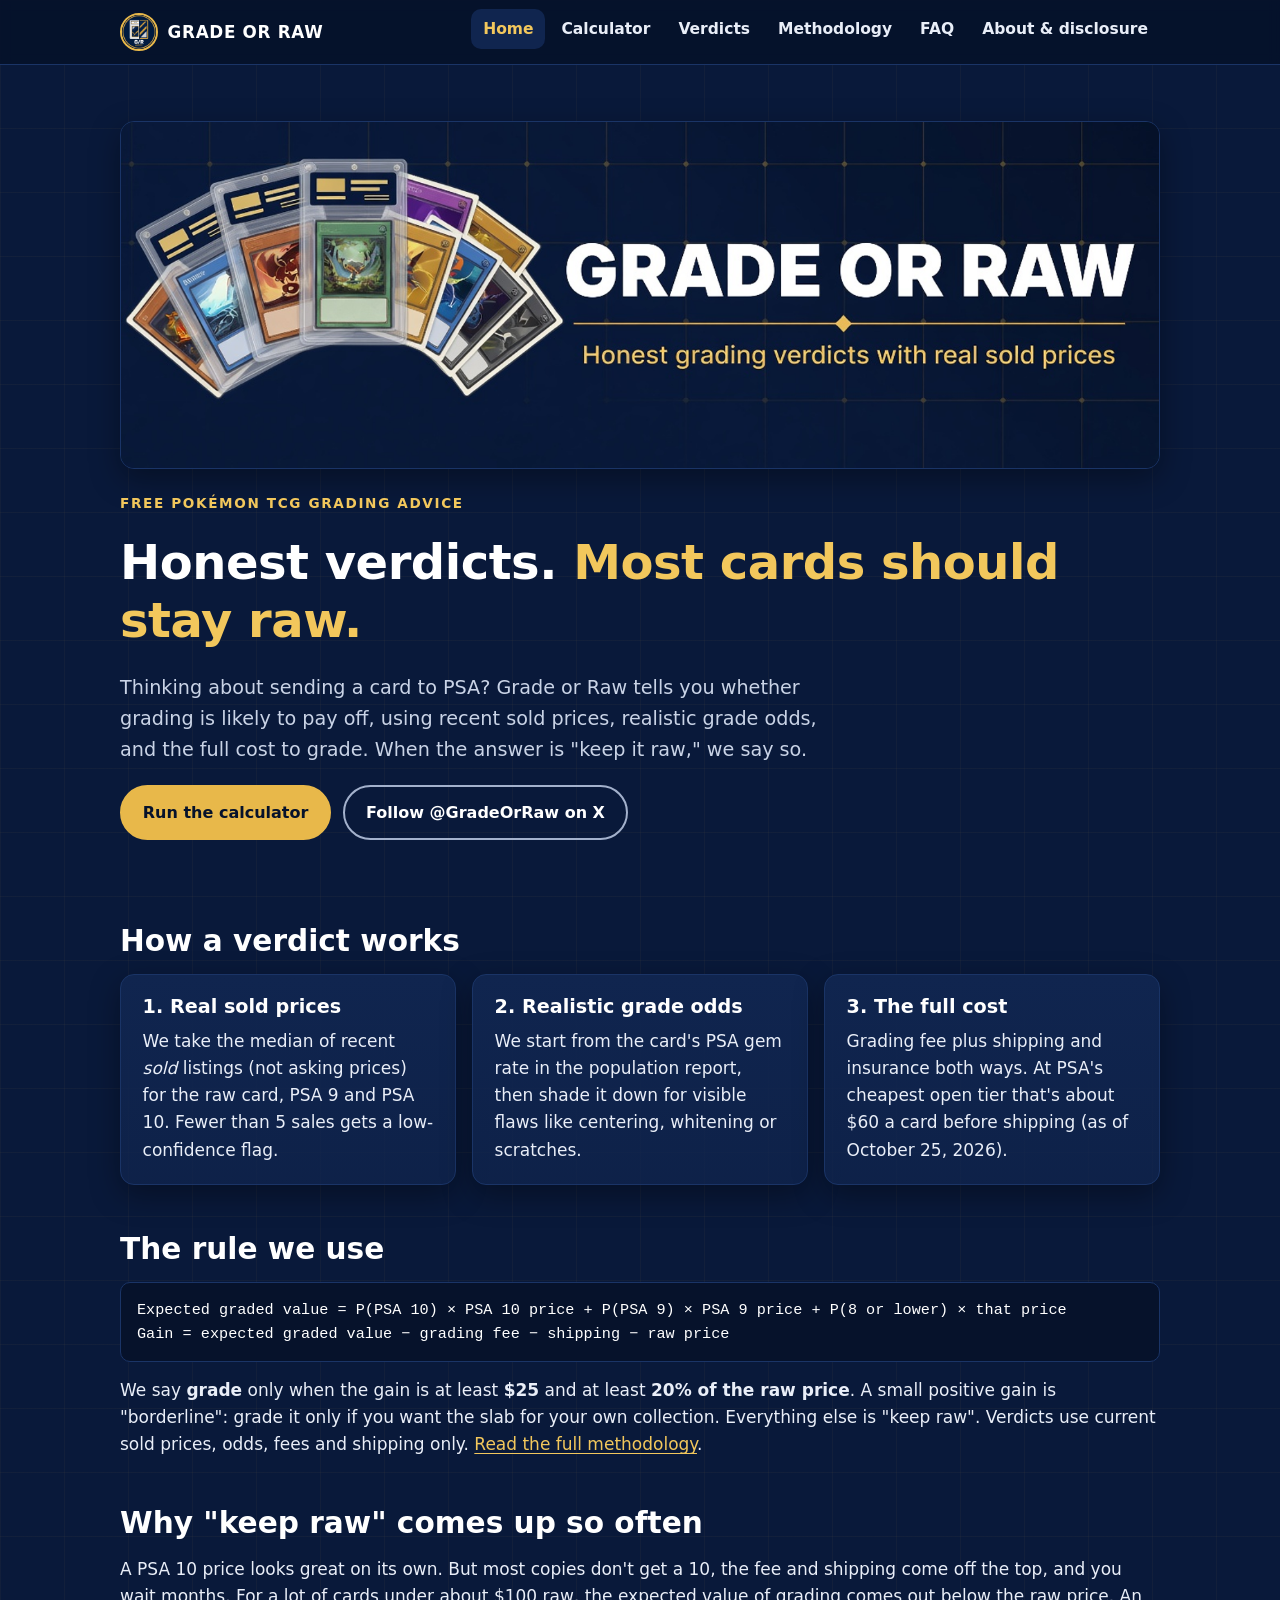
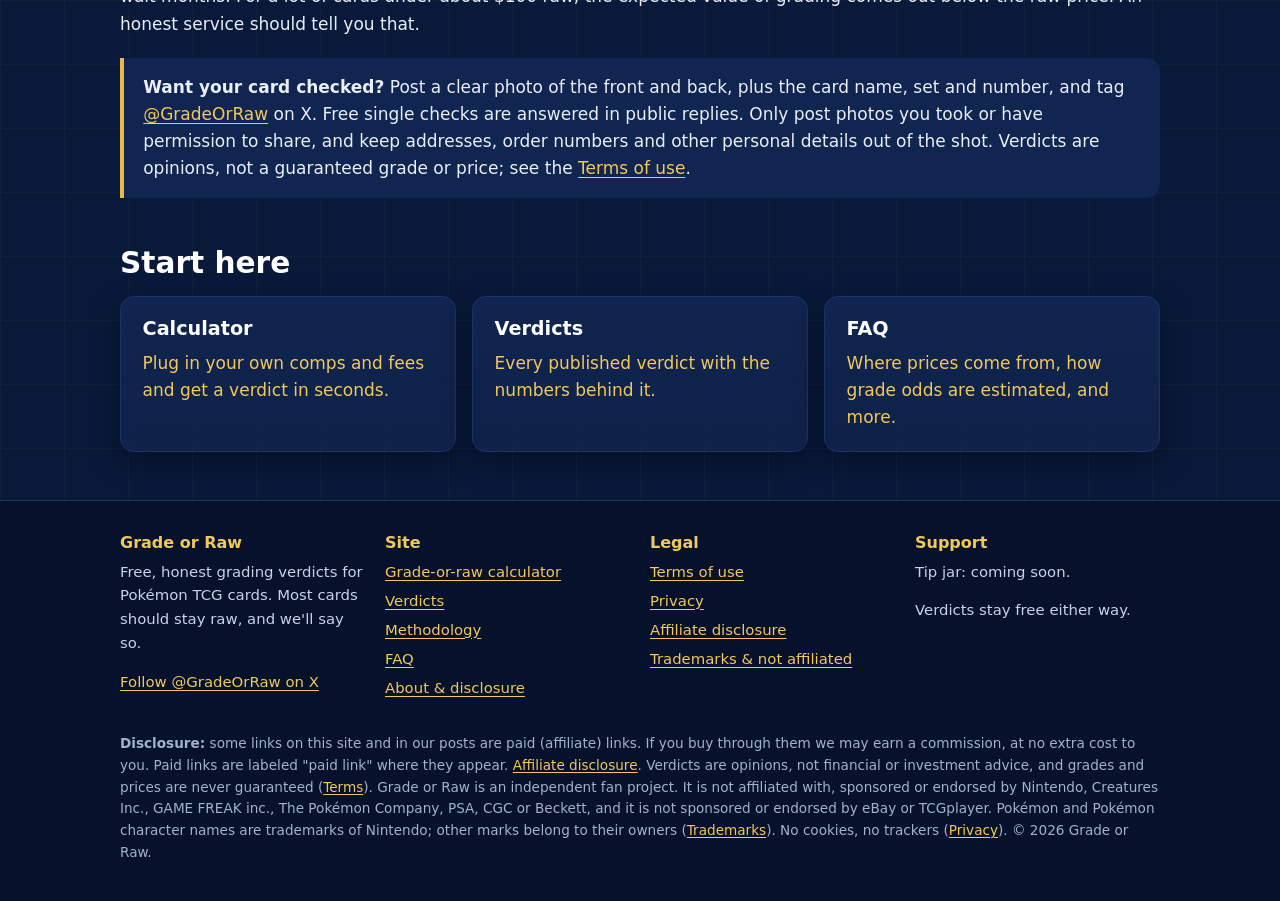
<file: index.html>
<!doctype html>
<html lang="en" class="no-js">
<head>
<meta charset="utf-8">
<meta name="viewport" content="width=device-width, initial-scale=1">
<title>Grade or Raw: honest Pokémon card grading verdicts (most cards should stay raw)</title>
<meta name="description" content="Free grade-or-keep-raw verdicts for Pokémon TCG cards. We compare the expected value of a PSA grade, after fees and shipping, with the raw price, and show the math.">
<meta name="robots" content="index, follow, max-image-preview:large">
<link rel="canonical" href="https://gradeorraw.github.io/Gradeorraw/">
<meta name="theme-color" content="#09193a">
<meta name="color-scheme" content="dark">
<link rel="icon" type="image/png" sizes="32x32" href="assets/img/favicon-32.png">
<link rel="icon" type="image/png" sizes="192x192" href="assets/img/icon-192.png">
<link rel="apple-touch-icon" href="assets/img/apple-touch-icon.png">
<link rel="stylesheet" href="assets/css/style.css">
<link rel="alternate" type="text/plain" title="llms.txt" href="llms.txt">
<meta property="og:site_name" content="Grade or Raw">
<meta property="og:type" content="website">
<meta property="og:title" content="Grade or Raw: honest Pokémon card grading verdicts (most cards should stay raw)">
<meta property="og:description" content="Free grade-or-keep-raw verdicts for Pokémon TCG cards. We compare the expected value of a PSA grade, after fees and shipping, with the raw price, and show the math.">
<meta property="og:url" content="https://gradeorraw.github.io/Gradeorraw/">
<meta property="og:image" content="https://gradeorraw.github.io/Gradeorraw/assets/img/og-image.jpg">
<meta property="og:image:width" content="1200">
<meta property="og:image:height" content="630">
<meta property="og:image:alt" content="Grade or Raw: honest grading verdicts with real sold prices">
<meta property="og:locale" content="en_US">
<meta name="twitter:card" content="summary_large_image">
<meta name="twitter:site" content="@GradeOrRaw">
<meta name="twitter:creator" content="@GradeOrRaw">
<meta name="twitter:title" content="Grade or Raw: honest Pokémon card grading verdicts (most cards should stay raw)">
<meta name="twitter:description" content="Free grade-or-keep-raw verdicts for Pokémon TCG cards. We compare the expected value of a PSA grade, after fees and shipping, with the raw price, and show the math.">
<meta name="twitter:image" content="https://gradeorraw.github.io/Gradeorraw/assets/img/og-image.jpg">
<meta name="twitter:image:alt" content="Grade or Raw: honest grading verdicts with real sold prices">
<script type="application/ld+json">
{
  "@context": "https://schema.org",
  "@graph": [
    {
      "@type": "Organization",
      "@id": "https://gradeorraw.github.io/Gradeorraw/#organization",
      "name": "Grade or Raw",
      "url": "https://gradeorraw.github.io/Gradeorraw/",
      "logo": {
        "@type": "ImageObject",
        "url": "https://gradeorraw.github.io/Gradeorraw/assets/img/gradeorraw_avatar_400.png",
        "width": 400,
        "height": 400
      },
      "image": "https://gradeorraw.github.io/Gradeorraw/assets/img/og-image.jpg",
      "sameAs": [
        "https://x.com/GradeOrRaw"
      ],
      "description": "Free, honest grade-or-keep-raw verdicts for Pokémon TCG cards, with the math shown."
    },
    {
      "@type": "WebSite",
      "@id": "https://gradeorraw.github.io/Gradeorraw/#website",
      "url": "https://gradeorraw.github.io/Gradeorraw/",
      "name": "Grade or Raw",
      "alternateName": "GradeOrRaw",
      "description": "Free grade-or-keep-raw verdicts for Pokémon TCG cards. We compare the expected value of a PSA grade, after fees and shipping, with the raw price, and show the math.",
      "publisher": {
        "@id": "https://gradeorraw.github.io/Gradeorraw/#organization"
      },
      "inLanguage": "en-US"
    },
    {
      "@type": "WebPage",
      "@id": "https://gradeorraw.github.io/Gradeorraw/#webpage",
      "url": "https://gradeorraw.github.io/Gradeorraw/",
      "name": "Grade or Raw: honest Pokémon card grading verdicts (most cards should stay raw)",
      "description": "Free grade-or-keep-raw verdicts for Pokémon TCG cards. We compare the expected value of a PSA grade, after fees and shipping, with the raw price, and show the math.",
      "isPartOf": {
        "@id": "https://gradeorraw.github.io/Gradeorraw/#website"
      },
      "publisher": {
        "@id": "https://gradeorraw.github.io/Gradeorraw/#organization"
      },
      "inLanguage": "en-US",
      "dateModified": "2026-10-25",
      "primaryImageOfPage": {
        "@type": "ImageObject",
        "url": "https://gradeorraw.github.io/Gradeorraw/assets/img/og-image.jpg"
      },
      "about": {
        "@type": "Thing",
        "name": "Pokémon Trading Card Game card grading"
      }
    }
  ]
}
</script>
<script src="assets/js/config.js" defer></script>
<script src="assets/js/main.js" defer></script>
</head>
<body>
<a class="skip-link" href="#main">Skip to content</a>
<header class="site-header">
  <div class="container header-inner">
    <a class="brand" href="./"><img src="assets/img/gradeorraw_avatar_400.png" alt="" width="38" height="38"><span>Grade or Raw</span></a>
    <button class="nav-toggle" type="button" aria-expanded="false" aria-controls="site-nav">Menu</button>
    <nav id="site-nav" class="site-nav" aria-label="Main">
      <ul>
        <li><a href="./" aria-current="page">Home</a></li>
        <li><a href="calculator.html">Calculator</a></li>
        <li><a href="verdicts.html">Verdicts</a></li>
        <li><a href="methodology.html">Methodology</a></li>
        <li><a href="faq.html">FAQ</a></li>
        <li><a href="about.html">About &amp; disclosure</a></li>
      </ul>
    </nav>
  </div>
</header>
<main id="main" tabindex="-1">
<div class="container">
  <section class="hero" aria-labelledby="hero-h">
    <div class="hero-banner"><img src="assets/img/gradeorraw_header_1500x500.png" width="1500" height="500" alt="Grade or Raw banner: slabbed trading cards and the tagline 'Honest grading verdicts with real sold prices'" fetchpriority="high"></div>
    <p class="eyebrow">Free Pokémon TCG grading advice</p>
    <h1 id="hero-h">Honest verdicts. <span class="gold">Most cards should stay raw.</span></h1>
    <p class="lead">Thinking about sending a card to PSA? Grade or Raw tells you whether grading is likely to pay off, using recent sold prices, realistic grade odds, and the full cost to grade. When the answer is "keep it raw," we say so.</p>
    <div class="btn-row">
      <a class="btn btn-primary" href="calculator.html">Run the calculator</a>
      <a class="btn btn-secondary" href="https://x.com/GradeOrRaw" rel="noopener">Follow @GradeOrRaw on X</a>
    </div>
  </section>

  <section aria-labelledby="how-h">
    <h2 id="how-h">How a verdict works</h2>
    <div class="grid grid-3">
      <div class="card"><h3>1. Real sold prices</h3><p>We take the median of recent <em>sold</em> listings (not asking prices) for the raw card, PSA 9 and PSA 10. Fewer than 5 sales gets a low-confidence flag.</p></div>
      <div class="card"><h3>2. Realistic grade odds</h3><p>We start from the card's PSA gem rate in the population report, then shade it down for visible flaws like centering, whitening or scratches.</p></div>
      <div class="card"><h3>3. The full cost</h3><p>Grading fee plus shipping and insurance both ways. At PSA's cheapest open tier that's about $60 a card before shipping (as of October 25, 2026).</p></div>
    </div>
  </section>

  <section aria-labelledby="rule-h">
    <h2 id="rule-h">The rule we use</h2>
    <p class="formula">Expected graded value = P(PSA 10) × PSA 10 price + P(PSA 9) × PSA 9 price + P(8 or lower) × that price<br>Gain = expected graded value − grading fee − shipping − raw price</p>
    <p>We say <strong>grade</strong> only when the gain is at least <strong>$25</strong> and at least <strong>20% of the raw price</strong>. A small positive gain is "borderline": grade it only if you want the slab for your own collection. Everything else is "keep raw". Verdicts use current sold prices, odds, fees and shipping only. <a href="methodology.html">Read the full methodology</a>.</p>
  </section>

  <section aria-labelledby="why-h">
    <h2 id="why-h">Why "keep raw" comes up so often</h2>
    <p>A PSA 10 price looks great on its own. But most copies don't get a 10, the fee and shipping come off the top, and you wait months. For a lot of cards under about $100 raw, the expected value of grading comes out below the raw price. An honest service should tell you that.</p>
    <div class="callout"><p><strong>Want your card checked?</strong> Post a clear photo of the front and back, plus the card name, set and number, and tag <a href="https://x.com/GradeOrRaw" rel="noopener">@GradeOrRaw</a> on X. Free single checks are answered in public replies. Only post photos you took or have permission to share, and keep addresses, order numbers and other personal details out of the shot. Verdicts are opinions, not a guaranteed grade or price; see the <a href="terms.html">Terms of use</a>.</p></div>
  </section>

  <section aria-labelledby="next-h">
    <h2 id="next-h">Start here</h2>
    <div class="grid grid-3">
      <a class="card" href="calculator.html" style="text-decoration:none"><h3>Calculator</h3><p>Plug in your own comps and fees and get a verdict in seconds.</p></a>
      <a class="card" href="verdicts.html" style="text-decoration:none"><h3>Verdicts</h3><p>Every published verdict with the numbers behind it.</p></a>
      <a class="card" href="faq.html" style="text-decoration:none"><h3>FAQ</h3><p>Where prices come from, how grade odds are estimated, and more.</p></a>
    </div>
  </section>
</div>
</main>
<footer class="site-footer">
  <div class="container">
    <div class="footer-grid">
      <section aria-labelledby="f-about">
        <h2 id="f-about">Grade or Raw</h2>
        <p>Free, honest grading verdicts for Pokémon TCG cards. Most cards should stay raw, and we'll say so.</p>
        <p><a href="https://x.com/GradeOrRaw" rel="me noopener">Follow @GradeOrRaw on X</a></p>
      </section>
      <section aria-labelledby="f-links">
        <h2 id="f-links">Site</h2>
        <ul>
          <li><a href="calculator.html">Grade-or-raw calculator</a></li>
          <li><a href="verdicts.html">Verdicts</a></li>
          <li><a href="methodology.html">Methodology</a></li>
          <li><a href="faq.html">FAQ</a></li>
          <li><a href="about.html">About &amp; disclosure</a></li>
        </ul>
      </section>
      <section aria-labelledby="f-legal">
        <h2 id="f-legal">Legal</h2>
        <ul>
          <li><a href="terms.html">Terms of use</a></li>
          <li><a href="privacy.html">Privacy</a></li>
          <li><a href="disclosure.html">Affiliate disclosure</a></li>
          <li><a href="trademarks.html">Trademarks &amp; not affiliated</a></li>
        </ul>
      </section>
      <section aria-labelledby="f-support">
        <h2 id="f-support">Support</h2>
        <!-- PLACEHOLDER: TIP LINK. Set tipUrl in assets/js/config.js -->
        <p data-config-link="tipUrl"><a href="about.html#support" hidden>Leave a tip</a><span class="pending">Tip jar: coming soon.</span></p>
        <p>Verdicts stay free either way.</p>
      </section>
    </div>
    <p class="fine"><strong>Disclosure:</strong> some links on this site and in our posts are paid (affiliate) links. If you buy through them we may earn a commission, at no extra cost to you. Paid links are labeled "paid link" where they appear. <a href="disclosure.html">Affiliate disclosure</a>.
    Verdicts are opinions, not financial or investment advice, and grades and prices are never guaranteed (<a href="terms.html">Terms</a>).
    Grade or Raw is an independent fan project. It is not affiliated with, sponsored or endorsed by Nintendo, Creatures Inc., GAME FREAK inc., The Pokémon Company, PSA, CGC or Beckett, and it is not sponsored or endorsed by eBay or TCGplayer. Pokémon and Pokémon character names are trademarks of Nintendo; other marks belong to their owners (<a href="trademarks.html">Trademarks</a>).
    No cookies, no trackers (<a href="privacy.html">Privacy</a>). © <span id="year">2026</span> Grade or Raw.</p>
  </div>
</footer>
</body>
</html>
</file>
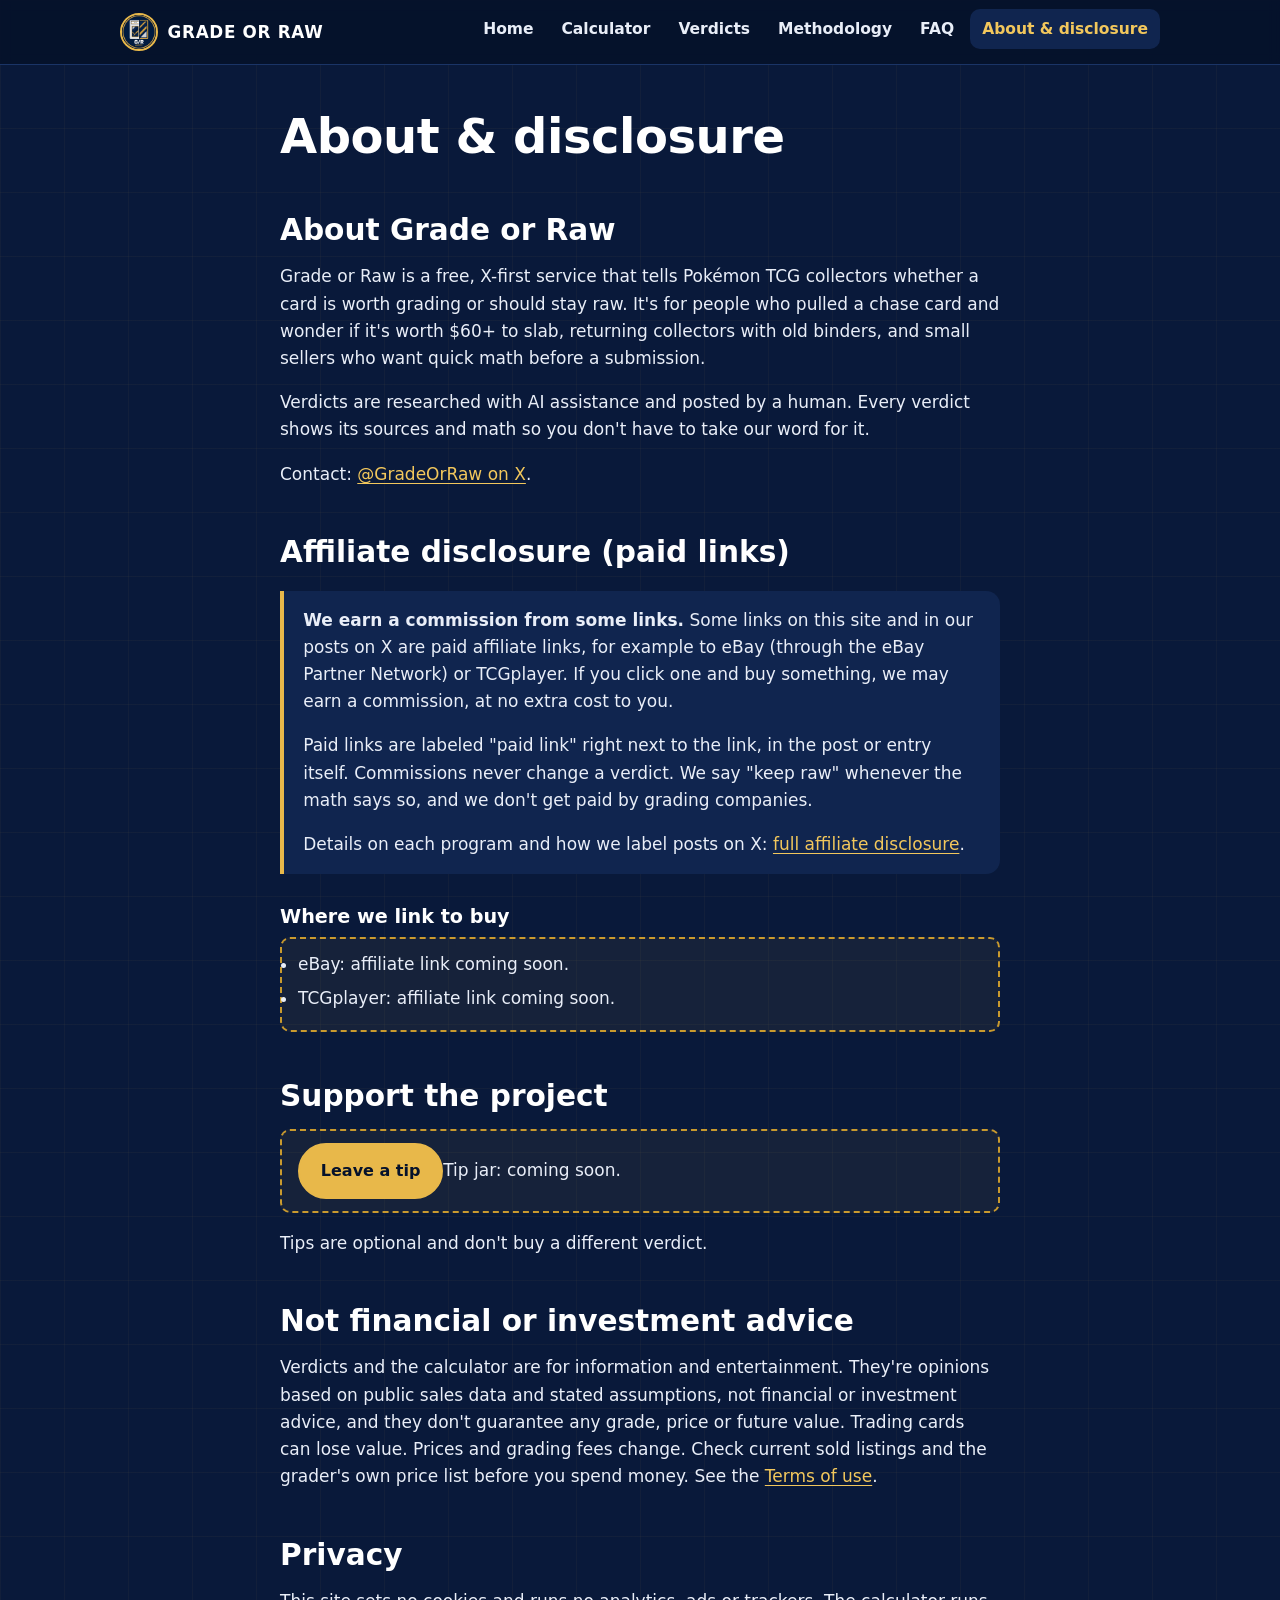
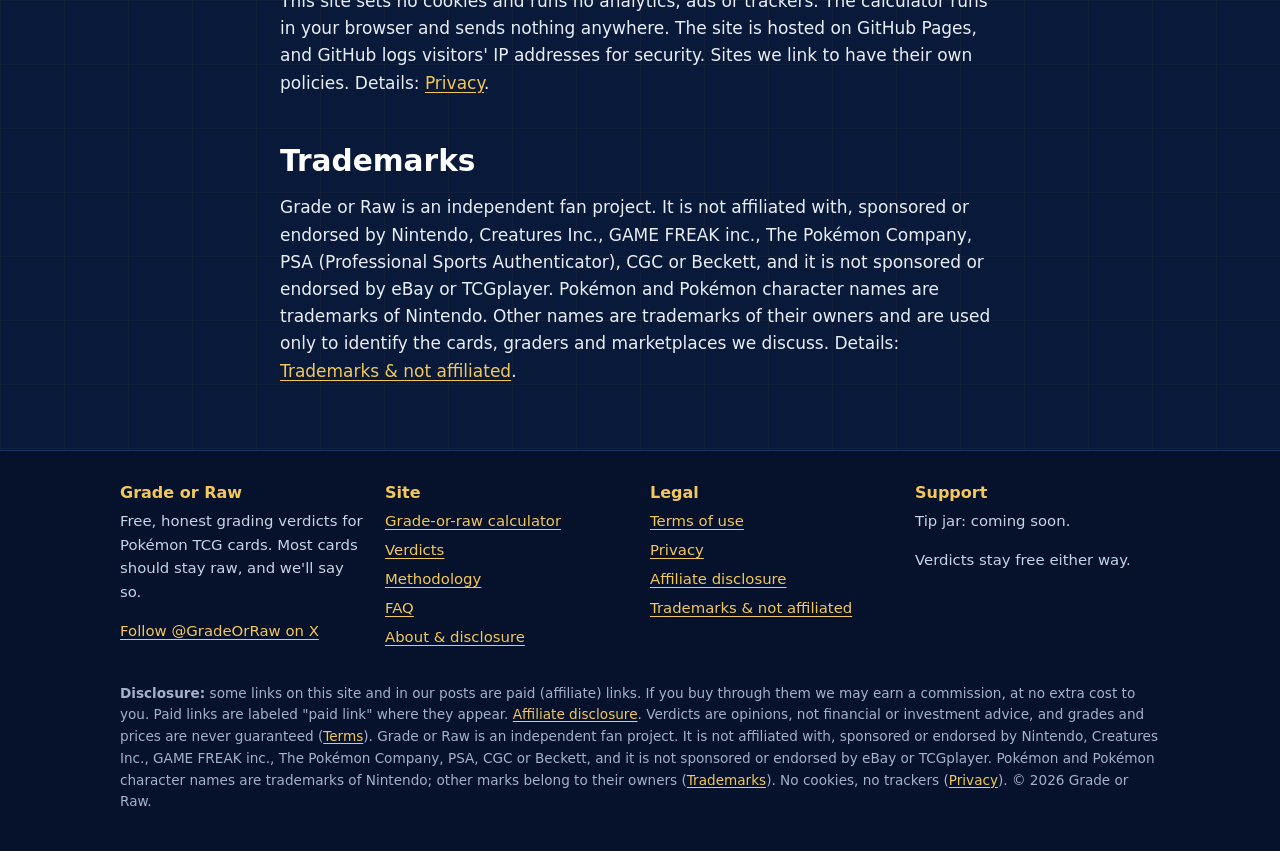
<file: about.html>
<!doctype html>
<html lang="en" class="no-js">
<head>
<meta charset="utf-8">
<meta name="viewport" content="width=device-width, initial-scale=1">
<title>About Grade or Raw and our affiliate disclosure</title>
<meta name="description" content="Who runs Grade or Raw, how it stays independent, our FTC affiliate (paid link) disclosure, privacy (no cookies or trackers), and how to support the project.">
<meta name="robots" content="index, follow, max-image-preview:large">
<link rel="canonical" href="https://gradeorraw.github.io/Gradeorraw/about.html">
<meta name="theme-color" content="#09193a">
<meta name="color-scheme" content="dark">
<link rel="icon" type="image/png" sizes="32x32" href="assets/img/favicon-32.png">
<link rel="icon" type="image/png" sizes="192x192" href="assets/img/icon-192.png">
<link rel="apple-touch-icon" href="assets/img/apple-touch-icon.png">
<link rel="stylesheet" href="assets/css/style.css">
<link rel="alternate" type="text/plain" title="llms.txt" href="llms.txt">
<meta property="og:site_name" content="Grade or Raw">
<meta property="og:type" content="website">
<meta property="og:title" content="About Grade or Raw and our affiliate disclosure">
<meta property="og:description" content="Who runs Grade or Raw, how it stays independent, our FTC affiliate (paid link) disclosure, privacy (no cookies or trackers), and how to support the project.">
<meta property="og:url" content="https://gradeorraw.github.io/Gradeorraw/about.html">
<meta property="og:image" content="https://gradeorraw.github.io/Gradeorraw/assets/img/og-image.jpg">
<meta property="og:image:width" content="1200">
<meta property="og:image:height" content="630">
<meta property="og:image:alt" content="Grade or Raw: honest grading verdicts with real sold prices">
<meta property="og:locale" content="en_US">
<meta name="twitter:card" content="summary_large_image">
<meta name="twitter:site" content="@GradeOrRaw">
<meta name="twitter:creator" content="@GradeOrRaw">
<meta name="twitter:title" content="About Grade or Raw and our affiliate disclosure">
<meta name="twitter:description" content="Who runs Grade or Raw, how it stays independent, our FTC affiliate (paid link) disclosure, privacy (no cookies or trackers), and how to support the project.">
<meta name="twitter:image" content="https://gradeorraw.github.io/Gradeorraw/assets/img/og-image.jpg">
<meta name="twitter:image:alt" content="Grade or Raw: honest grading verdicts with real sold prices">
<script type="application/ld+json">
{
  "@context": "https://schema.org",
  "@graph": [
    {
      "@type": "Organization",
      "@id": "https://gradeorraw.github.io/Gradeorraw/#organization",
      "name": "Grade or Raw",
      "url": "https://gradeorraw.github.io/Gradeorraw/",
      "logo": {
        "@type": "ImageObject",
        "url": "https://gradeorraw.github.io/Gradeorraw/assets/img/gradeorraw_avatar_400.png",
        "width": 400,
        "height": 400
      },
      "image": "https://gradeorraw.github.io/Gradeorraw/assets/img/og-image.jpg",
      "sameAs": [
        "https://x.com/GradeOrRaw"
      ],
      "description": "Free, honest grade-or-keep-raw verdicts for Pokémon TCG cards, with the math shown."
    },
    {
      "@type": "WebSite",
      "@id": "https://gradeorraw.github.io/Gradeorraw/#website",
      "url": "https://gradeorraw.github.io/Gradeorraw/",
      "name": "Grade or Raw"
    },
    {
      "@type": "AboutPage",
      "@id": "https://gradeorraw.github.io/Gradeorraw/about.html#webpage",
      "url": "https://gradeorraw.github.io/Gradeorraw/about.html",
      "name": "About Grade or Raw and our affiliate disclosure",
      "description": "Who runs Grade or Raw, how it stays independent, our FTC affiliate (paid link) disclosure, privacy (no cookies or trackers), and how to support the project.",
      "isPartOf": {
        "@id": "https://gradeorraw.github.io/Gradeorraw/#website"
      },
      "publisher": {
        "@id": "https://gradeorraw.github.io/Gradeorraw/#organization"
      },
      "inLanguage": "en-US",
      "dateModified": "2026-10-25",
      "primaryImageOfPage": {
        "@type": "ImageObject",
        "url": "https://gradeorraw.github.io/Gradeorraw/assets/img/og-image.jpg"
      },
      "mainEntity": {
        "@id": "https://gradeorraw.github.io/Gradeorraw/#organization"
      }
    },
    {
      "@type": "BreadcrumbList",
      "itemListElement": [
        {
          "@type": "ListItem",
          "position": 1,
          "name": "Home",
          "item": "https://gradeorraw.github.io/Gradeorraw/"
        },
        {
          "@type": "ListItem",
          "position": 2,
          "name": "About & disclosure",
          "item": "https://gradeorraw.github.io/Gradeorraw/about.html"
        }
      ]
    }
  ]
}
</script>
<script src="assets/js/config.js" defer></script>
<script src="assets/js/main.js" defer></script>
</head>
<body>
<a class="skip-link" href="#main">Skip to content</a>
<header class="site-header">
  <div class="container header-inner">
    <a class="brand" href="./"><img src="assets/img/gradeorraw_avatar_400.png" alt="" width="38" height="38"><span>Grade or Raw</span></a>
    <button class="nav-toggle" type="button" aria-expanded="false" aria-controls="site-nav">Menu</button>
    <nav id="site-nav" class="site-nav" aria-label="Main">
      <ul>
        <li><a href="./">Home</a></li>
        <li><a href="calculator.html">Calculator</a></li>
        <li><a href="verdicts.html">Verdicts</a></li>
        <li><a href="methodology.html">Methodology</a></li>
        <li><a href="faq.html">FAQ</a></li>
        <li><a href="about.html" aria-current="page">About &amp; disclosure</a></li>
      </ul>
    </nav>
  </div>
</header>
<main id="main" tabindex="-1">
<div class="container narrow">
  <h1>About &amp; disclosure</h1>
  <h2 id="about">About Grade or Raw</h2>
  <p>Grade or Raw is a free, X-first service that tells Pokémon TCG collectors whether a card is worth grading or should stay raw. It's for people who pulled a chase card and wonder if it's worth $60+ to slab, returning collectors with old binders, and small sellers who want quick math before a submission.</p>
  <p>Verdicts are researched with AI assistance and posted by a human. Every verdict shows its sources and math so you don't have to take our word for it.</p>
  <p>Contact: <a href="https://x.com/GradeOrRaw" rel="noopener">@GradeOrRaw on X</a>.</p>

  <h2 id="disclosure">Affiliate disclosure (paid links)</h2>
  <div class="callout">
    <p><strong>We earn a commission from some links.</strong> Some links on this site and in our posts on X are paid affiliate links, for example to eBay (through the eBay Partner Network) or TCGplayer. If you click one and buy something, we may earn a commission, at no extra cost to you.</p>
    <p>Paid links are labeled "paid link" right next to the link, in the post or entry itself. Commissions never change a verdict. We say "keep raw" whenever the math says so, and we don't get paid by grading companies.</p>
    <p>Details on each program and how we label posts on X: <a href="disclosure.html">full affiliate disclosure</a>.</p>
  </div>
  <h3>Where we link to buy</h3>
  <!-- PLACEHOLDER: AFFILIATE LINKS. Set ebayAffiliateUrl and tcgplayerAffiliateUrl in assets/js/config.js once approved. -->
  <ul class="placeholder">
    <li data-config-link="ebayAffiliateUrl">eBay: <a href="about.html#disclosure" rel="sponsored noopener" hidden>search sold and live listings (paid link)</a><span class="pending">affiliate link coming soon.</span></li>
    <li data-config-link="tcgplayerAffiliateUrl">TCGplayer: <a href="about.html#disclosure" rel="sponsored noopener" hidden>buy raw singles (paid link)</a><span class="pending">affiliate link coming soon.</span></li>
  </ul>

  <h2 id="support">Support the project</h2>
  <!-- PLACEHOLDER: TIP LINK. Set tipUrl in assets/js/config.js -->
  <p class="placeholder" data-config-link="tipUrl"><a class="btn btn-primary" href="about.html#support" rel="noopener" hidden>Leave a tip</a><span class="pending">Tip jar: coming soon.</span></p>
  <p>Tips are optional and don't buy a different verdict.</p>

  <h2 id="advice">Not financial or investment advice</h2>
  <p>Verdicts and the calculator are for information and entertainment. They're opinions based on public sales data and stated assumptions, not financial or investment advice, and they don't guarantee any grade, price or future value. Trading cards can lose value. Prices and grading fees change. Check current sold listings and the grader's own price list before you spend money. See the <a href="terms.html">Terms of use</a>.</p>

  <h2 id="privacy">Privacy</h2>
  <p>This site sets no cookies and runs no analytics, ads or trackers. The calculator runs in your browser and sends nothing anywhere. The site is hosted on GitHub Pages, and GitHub logs visitors' IP addresses for security. Sites we link to have their own policies. Details: <a href="privacy.html">Privacy</a>.</p>

  <h2 id="trademarks">Trademarks</h2>
  <p>Grade or Raw is an independent fan project. It is not affiliated with, sponsored or endorsed by Nintendo, Creatures Inc., GAME FREAK inc., The Pokémon Company, PSA (Professional Sports Authenticator), CGC or Beckett, and it is not sponsored or endorsed by eBay or TCGplayer. Pokémon and Pokémon character names are trademarks of Nintendo. Other names are trademarks of their owners and are used only to identify the cards, graders and marketplaces we discuss. Details: <a href="trademarks.html">Trademarks &amp; not affiliated</a>.</p>
</div>
</main>
<footer class="site-footer">
  <div class="container">
    <div class="footer-grid">
      <section aria-labelledby="f-about">
        <h2 id="f-about">Grade or Raw</h2>
        <p>Free, honest grading verdicts for Pokémon TCG cards. Most cards should stay raw, and we'll say so.</p>
        <p><a href="https://x.com/GradeOrRaw" rel="me noopener">Follow @GradeOrRaw on X</a></p>
      </section>
      <section aria-labelledby="f-links">
        <h2 id="f-links">Site</h2>
        <ul>
          <li><a href="calculator.html">Grade-or-raw calculator</a></li>
          <li><a href="verdicts.html">Verdicts</a></li>
          <li><a href="methodology.html">Methodology</a></li>
          <li><a href="faq.html">FAQ</a></li>
          <li><a href="about.html">About &amp; disclosure</a></li>
        </ul>
      </section>
      <section aria-labelledby="f-legal">
        <h2 id="f-legal">Legal</h2>
        <ul>
          <li><a href="terms.html">Terms of use</a></li>
          <li><a href="privacy.html">Privacy</a></li>
          <li><a href="disclosure.html">Affiliate disclosure</a></li>
          <li><a href="trademarks.html">Trademarks &amp; not affiliated</a></li>
        </ul>
      </section>
      <section aria-labelledby="f-support">
        <h2 id="f-support">Support</h2>
        <!-- PLACEHOLDER: TIP LINK. Set tipUrl in assets/js/config.js -->
        <p data-config-link="tipUrl"><a href="about.html#support" hidden>Leave a tip</a><span class="pending">Tip jar: coming soon.</span></p>
        <p>Verdicts stay free either way.</p>
      </section>
    </div>
    <p class="fine"><strong>Disclosure:</strong> some links on this site and in our posts are paid (affiliate) links. If you buy through them we may earn a commission, at no extra cost to you. Paid links are labeled "paid link" where they appear. <a href="disclosure.html">Affiliate disclosure</a>.
    Verdicts are opinions, not financial or investment advice, and grades and prices are never guaranteed (<a href="terms.html">Terms</a>).
    Grade or Raw is an independent fan project. It is not affiliated with, sponsored or endorsed by Nintendo, Creatures Inc., GAME FREAK inc., The Pokémon Company, PSA, CGC or Beckett, and it is not sponsored or endorsed by eBay or TCGplayer. Pokémon and Pokémon character names are trademarks of Nintendo; other marks belong to their owners (<a href="trademarks.html">Trademarks</a>).
    No cookies, no trackers (<a href="privacy.html">Privacy</a>). © <span id="year">2026</span> Grade or Raw.</p>
  </div>
</footer>
</body>
</html>
</file>
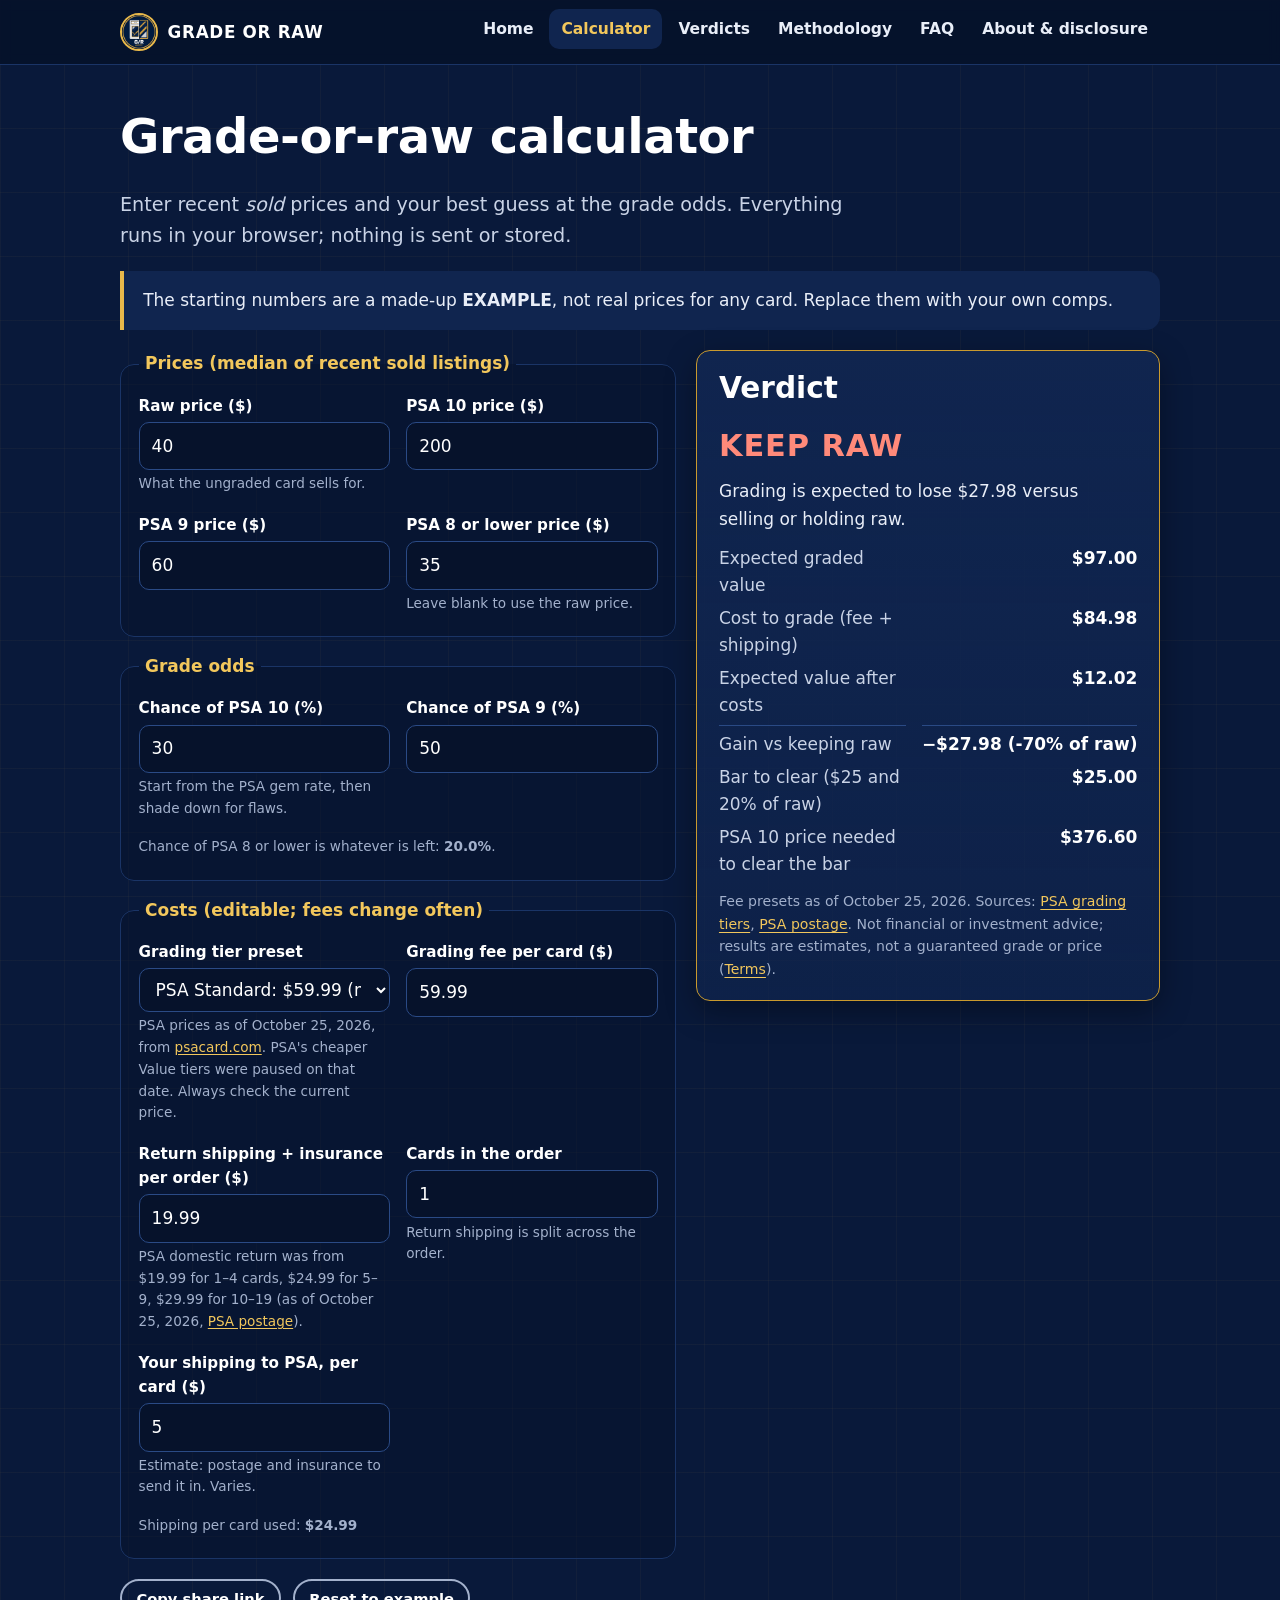
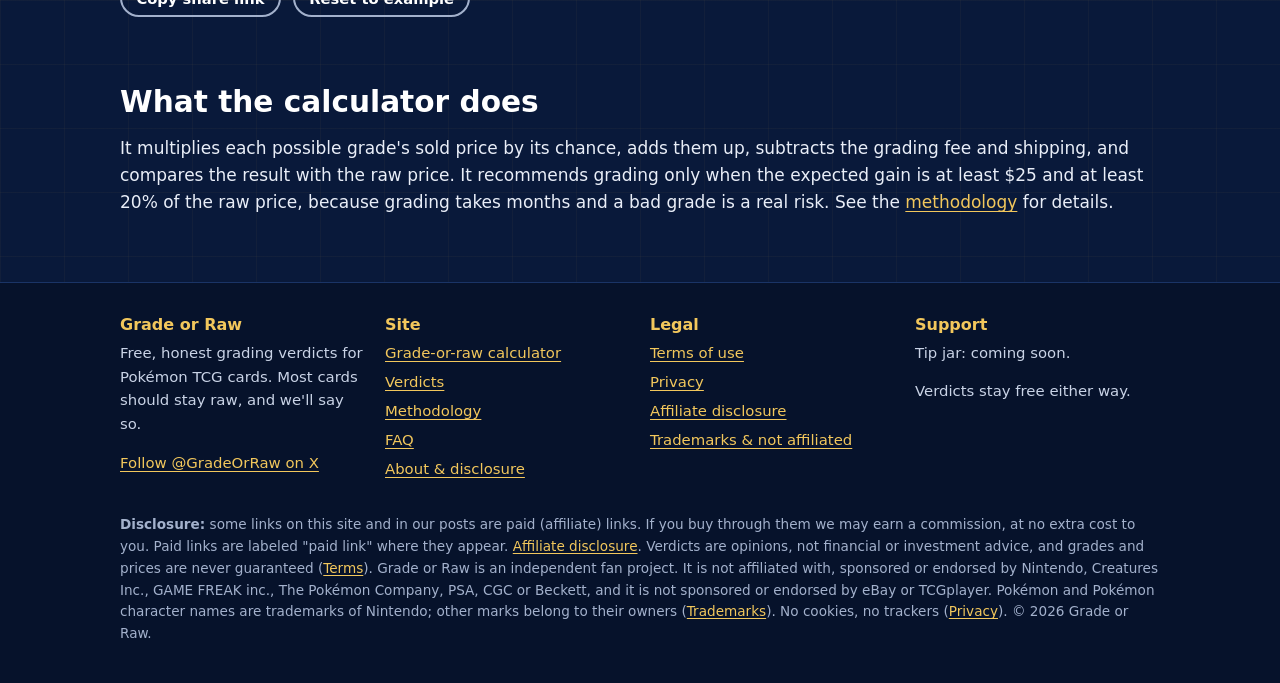
<file: calculator.html>
<!doctype html>
<html lang="en" class="no-js">
<head>
<meta charset="utf-8">
<meta name="viewport" content="width=device-width, initial-scale=1">
<title>Grade or Raw calculator: is it worth grading this Pokémon card?</title>
<meta name="description" content="Free calculator: enter raw, PSA 9 and PSA 10 sold prices, grade odds, grading fee and shipping to see the expected value of grading versus keeping a Pokémon card raw.">
<meta name="robots" content="index, follow, max-image-preview:large">
<link rel="canonical" href="https://gradeorraw.github.io/Gradeorraw/calculator.html">
<meta name="theme-color" content="#09193a">
<meta name="color-scheme" content="dark">
<link rel="icon" type="image/png" sizes="32x32" href="assets/img/favicon-32.png">
<link rel="icon" type="image/png" sizes="192x192" href="assets/img/icon-192.png">
<link rel="apple-touch-icon" href="assets/img/apple-touch-icon.png">
<link rel="stylesheet" href="assets/css/style.css">
<link rel="alternate" type="text/plain" title="llms.txt" href="llms.txt">
<meta property="og:site_name" content="Grade or Raw">
<meta property="og:type" content="website">
<meta property="og:title" content="Grade or Raw calculator: is it worth grading this Pokémon card?">
<meta property="og:description" content="Free calculator: enter raw, PSA 9 and PSA 10 sold prices, grade odds, grading fee and shipping to see the expected value of grading versus keeping a Pokémon card raw.">
<meta property="og:url" content="https://gradeorraw.github.io/Gradeorraw/calculator.html">
<meta property="og:image" content="https://gradeorraw.github.io/Gradeorraw/assets/img/og-image.jpg">
<meta property="og:image:width" content="1200">
<meta property="og:image:height" content="630">
<meta property="og:image:alt" content="Grade or Raw: honest grading verdicts with real sold prices">
<meta property="og:locale" content="en_US">
<meta name="twitter:card" content="summary_large_image">
<meta name="twitter:site" content="@GradeOrRaw">
<meta name="twitter:creator" content="@GradeOrRaw">
<meta name="twitter:title" content="Grade or Raw calculator: is it worth grading this Pokémon card?">
<meta name="twitter:description" content="Free calculator: enter raw, PSA 9 and PSA 10 sold prices, grade odds, grading fee and shipping to see the expected value of grading versus keeping a Pokémon card raw.">
<meta name="twitter:image" content="https://gradeorraw.github.io/Gradeorraw/assets/img/og-image.jpg">
<meta name="twitter:image:alt" content="Grade or Raw: honest grading verdicts with real sold prices">
<script type="application/ld+json">
{
  "@context": "https://schema.org",
  "@graph": [
    {
      "@type": "Organization",
      "@id": "https://gradeorraw.github.io/Gradeorraw/#organization",
      "name": "Grade or Raw",
      "url": "https://gradeorraw.github.io/Gradeorraw/",
      "logo": {
        "@type": "ImageObject",
        "url": "https://gradeorraw.github.io/Gradeorraw/assets/img/gradeorraw_avatar_400.png",
        "width": 400,
        "height": 400
      },
      "image": "https://gradeorraw.github.io/Gradeorraw/assets/img/og-image.jpg",
      "sameAs": [
        "https://x.com/GradeOrRaw"
      ],
      "description": "Free, honest grade-or-keep-raw verdicts for Pokémon TCG cards, with the math shown."
    },
    {
      "@type": "WebSite",
      "@id": "https://gradeorraw.github.io/Gradeorraw/#website",
      "url": "https://gradeorraw.github.io/Gradeorraw/",
      "name": "Grade or Raw"
    },
    {
      "@type": "WebApplication",
      "@id": "https://gradeorraw.github.io/Gradeorraw/calculator.html#app",
      "name": "Grade or Raw calculator",
      "url": "https://gradeorraw.github.io/Gradeorraw/calculator.html",
      "description": "Free calculator: enter raw, PSA 9 and PSA 10 sold prices, grade odds, grading fee and shipping to see the expected value of grading versus keeping a Pokémon card raw.",
      "applicationCategory": "FinanceApplication",
      "applicationSubCategory": "Trading card grading calculator",
      "operatingSystem": "Any (runs in a web browser)",
      "browserRequirements": "Requires JavaScript",
      "isAccessibleForFree": true,
      "inLanguage": "en-US",
      "offers": {
        "@type": "Offer",
        "price": "0",
        "priceCurrency": "USD"
      },
      "publisher": {
        "@id": "https://gradeorraw.github.io/Gradeorraw/#organization"
      },
      "featureList": [
        "Expected value of grading from PSA 10, PSA 9 and PSA 8-or-lower prices and odds",
        "Editable grading fee and shipping inputs",
        "Grade / borderline / keep raw verdict with a $25 and 20% bar",
        "Shareable link with your inputs"
      ]
    },
    {
      "@type": "WebPage",
      "@id": "https://gradeorraw.github.io/Gradeorraw/calculator.html#webpage",
      "url": "https://gradeorraw.github.io/Gradeorraw/calculator.html",
      "name": "Grade or Raw calculator: is it worth grading this Pokémon card?",
      "description": "Free calculator: enter raw, PSA 9 and PSA 10 sold prices, grade odds, grading fee and shipping to see the expected value of grading versus keeping a Pokémon card raw.",
      "isPartOf": {
        "@id": "https://gradeorraw.github.io/Gradeorraw/#website"
      },
      "publisher": {
        "@id": "https://gradeorraw.github.io/Gradeorraw/#organization"
      },
      "inLanguage": "en-US",
      "dateModified": "2026-10-25",
      "primaryImageOfPage": {
        "@type": "ImageObject",
        "url": "https://gradeorraw.github.io/Gradeorraw/assets/img/og-image.jpg"
      },
      "mainEntity": {
        "@id": "https://gradeorraw.github.io/Gradeorraw/calculator.html#app"
      }
    },
    {
      "@type": "BreadcrumbList",
      "itemListElement": [
        {
          "@type": "ListItem",
          "position": 1,
          "name": "Home",
          "item": "https://gradeorraw.github.io/Gradeorraw/"
        },
        {
          "@type": "ListItem",
          "position": 2,
          "name": "Calculator",
          "item": "https://gradeorraw.github.io/Gradeorraw/calculator.html"
        }
      ]
    }
  ]
}
</script>
<script src="assets/js/config.js" defer></script>
<script src="assets/js/main.js" defer></script>
<script src="assets/js/grade-core.js" defer></script>
<script src="assets/js/calculator.js" defer></script>
</head>
<body>
<a class="skip-link" href="#main">Skip to content</a>
<header class="site-header">
  <div class="container header-inner">
    <a class="brand" href="./"><img src="assets/img/gradeorraw_avatar_400.png" alt="" width="38" height="38"><span>Grade or Raw</span></a>
    <button class="nav-toggle" type="button" aria-expanded="false" aria-controls="site-nav">Menu</button>
    <nav id="site-nav" class="site-nav" aria-label="Main">
      <ul>
        <li><a href="./">Home</a></li>
        <li><a href="calculator.html" aria-current="page">Calculator</a></li>
        <li><a href="verdicts.html">Verdicts</a></li>
        <li><a href="methodology.html">Methodology</a></li>
        <li><a href="faq.html">FAQ</a></li>
        <li><a href="about.html">About &amp; disclosure</a></li>
      </ul>
    </nav>
  </div>
</header>
<main id="main" tabindex="-1">
<div class="container">
  <h1>Grade-or-raw calculator</h1>
  <p class="lead">Enter recent <em>sold</em> prices and your best guess at the grade odds. Everything runs in your browser; nothing is sent or stored.</p>
  <div class="callout"><p>The starting numbers are a made-up <strong>EXAMPLE</strong>, not real prices for any card. Replace them with your own comps.</p></div>
  <div class="calc-layout">
    <form id="calc-form" novalidate aria-describedby="calc-help">
      <p id="calc-help" class="sr-only">Results update as you type and are announced in the results panel.</p>
      <fieldset>
        <legend>Prices (median of recent sold listings)</legend>
        <div class="field-grid">
          <div class="field"><label for="raw">Raw price ($)</label><input id="raw" name="raw" type="number" inputmode="decimal" step="0.01" min="0" value="40" aria-describedby="raw-hint"><span class="hint" id="raw-hint">What the ungraded card sells for.</span></div>
          <div class="field"><label for="v10">PSA 10 price ($)</label><input id="v10" name="v10" type="number" inputmode="decimal" step="0.01" min="0" value="200"></div>
          <div class="field"><label for="v9">PSA 9 price ($)</label><input id="v9" name="v9" type="number" inputmode="decimal" step="0.01" min="0" value="60"></div>
          <div class="field"><label for="v8">PSA 8 or lower price ($)</label><input id="v8" name="v8" type="number" inputmode="decimal" step="0.01" min="0" value="35" aria-describedby="v8-hint"><span class="hint" id="v8-hint">Leave blank to use the raw price.</span></div>
        </div>
      </fieldset>
      <fieldset>
        <legend>Grade odds</legend>
        <div class="field-grid">
          <div class="field"><label for="p10">Chance of PSA 10 (%)</label><input id="p10" name="p10" type="number" inputmode="decimal" step="1" min="0" max="100" value="30" aria-describedby="p10-hint"><span class="hint" id="p10-hint">Start from the PSA gem rate, then shade down for flaws.</span></div>
          <div class="field"><label for="p9">Chance of PSA 9 (%)</label><input id="p9" name="p9" type="number" inputmode="decimal" step="1" min="0" max="100" value="50"></div>
        </div>
        <p class="hint">Chance of PSA 8 or lower is whatever is left: <strong id="pLowOut">20.0%</strong>.</p>
      </fieldset>
      <fieldset>
        <legend>Costs (editable; fees change often)</legend>
        <div class="field-grid">
          <div class="field"><label for="feePreset">Grading tier preset</label>
            <select id="feePreset" name="feePreset" aria-describedby="feePreset-hint">
              <option value="psa-standard" data-fee="59.99" data-max="1000" selected>PSA Standard: $59.99 (max value $1,000)</option>
              <option value="psa-priority" data-fee="79.99" data-max="1500">PSA Priority: $79.99 (max value $1,500)</option>
              <option value="psa-express" data-fee="199" data-max="2500">PSA Express: $199 (max value $2,500)</option>
              <option value="psa-super" data-fee="349" data-max="5000">PSA Super Express: $349 (max value $5,000)</option>
              <option value="custom">Custom fee (type it below)</option>
            </select>
            <span class="hint" id="feePreset-hint">PSA prices as of October 25, 2026, from <a href="https://www.psacard.com/services/tradingcardgrading" rel="noopener">psacard.com</a>. PSA's cheaper Value tiers were paused on that date. Always check the current price.</span>
          </div>
          <div class="field"><label for="fee">Grading fee per card ($)</label><input id="fee" name="fee" type="number" inputmode="decimal" step="0.01" min="0" value="59.99"></div>
          <div class="field"><label for="returnShip">Return shipping + insurance per order ($)</label><input id="returnShip" name="returnShip" type="number" inputmode="decimal" step="0.01" min="0" value="19.99" aria-describedby="returnShip-hint"><span class="hint" id="returnShip-hint">PSA domestic return was from $19.99 for 1–4 cards, $24.99 for 5–9, $29.99 for 10–19 (as of October 25, 2026, <a href="https://www.psacard.com/info/postage" rel="noopener">PSA postage</a>).</span></div>
          <div class="field"><label for="cards">Cards in the order</label><input id="cards" name="cards" type="number" inputmode="decimal" step="1" min="1" value="1" aria-describedby="cards-hint"><span class="hint" id="cards-hint">Return shipping is split across the order.</span></div>
          <div class="field"><label for="inbound">Your shipping to PSA, per card ($)</label><input id="inbound" name="inbound" type="number" inputmode="decimal" step="0.01" min="0" value="5" aria-describedby="inbound-hint"><span class="hint" id="inbound-hint">Estimate: postage and insurance to send it in. Varies.</span></div>
        </div>
        <p class="hint">Shipping per card used: <strong id="shipPerCardOut">$24.99</strong></p>
      </fieldset>
      <div class="btn-row">
        <button type="button" class="btn btn-secondary btn-small" id="shareBtn">Copy share link</button>
        <button type="button" class="btn btn-secondary btn-small" id="resetBtn">Reset to example</button>
        <span id="shareStatus" role="status" class="hint"></span>
      </div>
    </form>

    <section class="card card-gold result-panel" aria-labelledby="res-h">
      <h2 id="res-h">Verdict</h2>
      <div aria-live="polite" aria-atomic="true">
        <p id="verdictOut" class="verdict-big">Keep raw</p>
        <p id="whyOut"></p>
      </div>
      <div id="calc-errors" class="callout callout-warn" role="alert" hidden></div>
      <p id="tierWarn" class="warn-text" hidden></p>
      <dl class="stats">
        <dt>Expected graded value</dt><dd id="grossOut">—</dd>
        <dt>Cost to grade (fee + shipping)</dt><dd id="costOut">—</dd>
        <dt>Expected value after costs</dt><dd id="evOut">—</dd>
        <dt class="total">Gain vs keeping raw</dt><dd id="gainOut" class="total">—</dd>
        <dt>Bar to clear ($25 and 20% of raw)</dt><dd id="barOut">—</dd>
        <dt>PSA 10 price needed to clear the bar</dt><dd id="neededOut">—</dd>
      </dl>
      <p id="v8note" class="hint" hidden>No PSA 8-or-lower price entered, so the raw price is used for that outcome.</p>
      <p class="asof">Fee presets as of October 25, 2026. Sources: <a href="https://www.psacard.com/services/tradingcardgrading" rel="noopener">PSA grading tiers</a>, <a href="https://www.psacard.com/info/postage" rel="noopener">PSA postage</a>. Not financial or investment advice; results are estimates, not a guaranteed grade or price (<a href="terms.html">Terms</a>).</p>
    </section>
  </div>
  <section aria-labelledby="calc-how">
    <h2 id="calc-how">What the calculator does</h2>
    <p>It multiplies each possible grade's sold price by its chance, adds them up, subtracts the grading fee and shipping, and compares the result with the raw price. It recommends grading only when the expected gain is at least $25 and at least 20% of the raw price, because grading takes months and a bad grade is a real risk. See the <a href="methodology.html">methodology</a> for details.</p>
  </section>
</div>
</main>
<footer class="site-footer">
  <div class="container">
    <div class="footer-grid">
      <section aria-labelledby="f-about">
        <h2 id="f-about">Grade or Raw</h2>
        <p>Free, honest grading verdicts for Pokémon TCG cards. Most cards should stay raw, and we'll say so.</p>
        <p><a href="https://x.com/GradeOrRaw" rel="me noopener">Follow @GradeOrRaw on X</a></p>
      </section>
      <section aria-labelledby="f-links">
        <h2 id="f-links">Site</h2>
        <ul>
          <li><a href="calculator.html">Grade-or-raw calculator</a></li>
          <li><a href="verdicts.html">Verdicts</a></li>
          <li><a href="methodology.html">Methodology</a></li>
          <li><a href="faq.html">FAQ</a></li>
          <li><a href="about.html">About &amp; disclosure</a></li>
        </ul>
      </section>
      <section aria-labelledby="f-legal">
        <h2 id="f-legal">Legal</h2>
        <ul>
          <li><a href="terms.html">Terms of use</a></li>
          <li><a href="privacy.html">Privacy</a></li>
          <li><a href="disclosure.html">Affiliate disclosure</a></li>
          <li><a href="trademarks.html">Trademarks &amp; not affiliated</a></li>
        </ul>
      </section>
      <section aria-labelledby="f-support">
        <h2 id="f-support">Support</h2>
        <!-- PLACEHOLDER: TIP LINK. Set tipUrl in assets/js/config.js -->
        <p data-config-link="tipUrl"><a href="about.html#support" hidden>Leave a tip</a><span class="pending">Tip jar: coming soon.</span></p>
        <p>Verdicts stay free either way.</p>
      </section>
    </div>
    <p class="fine"><strong>Disclosure:</strong> some links on this site and in our posts are paid (affiliate) links. If you buy through them we may earn a commission, at no extra cost to you. Paid links are labeled "paid link" where they appear. <a href="disclosure.html">Affiliate disclosure</a>.
    Verdicts are opinions, not financial or investment advice, and grades and prices are never guaranteed (<a href="terms.html">Terms</a>).
    Grade or Raw is an independent fan project. It is not affiliated with, sponsored or endorsed by Nintendo, Creatures Inc., GAME FREAK inc., The Pokémon Company, PSA, CGC or Beckett, and it is not sponsored or endorsed by eBay or TCGplayer. Pokémon and Pokémon character names are trademarks of Nintendo; other marks belong to their owners (<a href="trademarks.html">Trademarks</a>).
    No cookies, no trackers (<a href="privacy.html">Privacy</a>). © <span id="year">2026</span> Grade or Raw.</p>
  </div>
</footer>
</body>
</html>
</file>
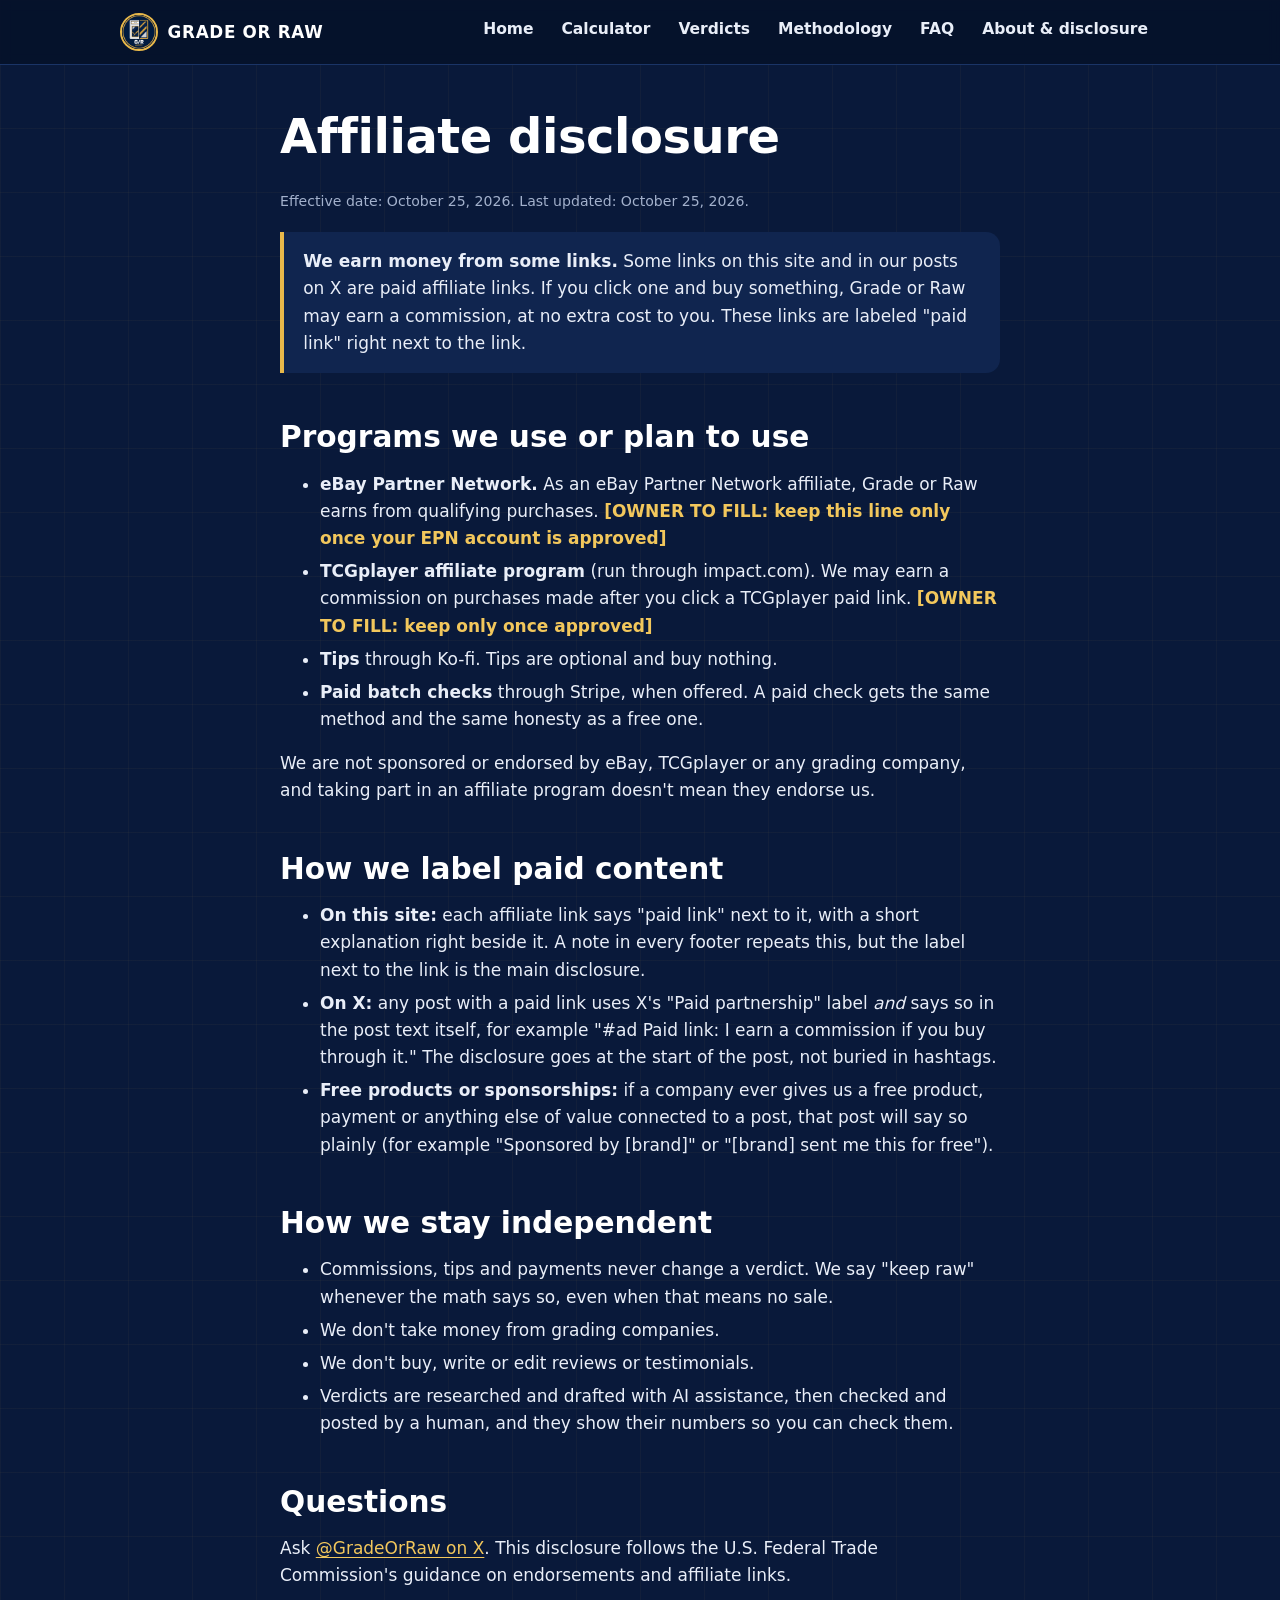
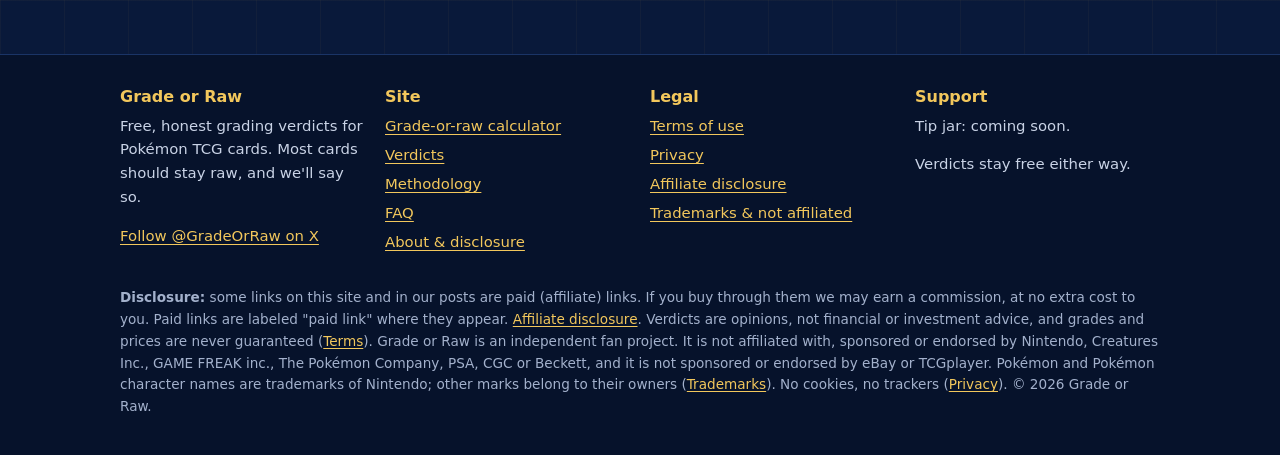
<file: disclosure.html>
<!doctype html>
<html lang="en" class="no-js">
<head>
<meta charset="utf-8">
<meta name="viewport" content="width=device-width, initial-scale=1">
<title>Affiliate disclosure (paid links) | Grade or Raw</title>
<meta name="description" content="Grade or Raw affiliate disclosure: which links are paid (eBay Partner Network, TCGplayer via impact.com), how they're labeled on the site and on X, and how verdicts stay independent.">
<meta name="robots" content="index, follow, max-image-preview:large">
<link rel="canonical" href="https://gradeorraw.github.io/Gradeorraw/disclosure.html">
<meta name="theme-color" content="#09193a">
<meta name="color-scheme" content="dark">
<link rel="icon" type="image/png" sizes="32x32" href="assets/img/favicon-32.png">
<link rel="icon" type="image/png" sizes="192x192" href="assets/img/icon-192.png">
<link rel="apple-touch-icon" href="assets/img/apple-touch-icon.png">
<link rel="stylesheet" href="assets/css/style.css">
<link rel="alternate" type="text/plain" title="llms.txt" href="llms.txt">
<meta property="og:site_name" content="Grade or Raw">
<meta property="og:type" content="website">
<meta property="og:title" content="Affiliate disclosure (paid links) | Grade or Raw">
<meta property="og:description" content="Grade or Raw affiliate disclosure: which links are paid (eBay Partner Network, TCGplayer via impact.com), how they're labeled on the site and on X, and how verdicts stay independent.">
<meta property="og:url" content="https://gradeorraw.github.io/Gradeorraw/disclosure.html">
<meta property="og:image" content="https://gradeorraw.github.io/Gradeorraw/assets/img/og-image.jpg">
<meta property="og:image:width" content="1200">
<meta property="og:image:height" content="630">
<meta property="og:image:alt" content="Grade or Raw: honest grading verdicts with real sold prices">
<meta property="og:locale" content="en_US">
<meta name="twitter:card" content="summary_large_image">
<meta name="twitter:site" content="@GradeOrRaw">
<meta name="twitter:creator" content="@GradeOrRaw">
<meta name="twitter:title" content="Affiliate disclosure (paid links) | Grade or Raw">
<meta name="twitter:description" content="Grade or Raw affiliate disclosure: which links are paid (eBay Partner Network, TCGplayer via impact.com), how they're labeled on the site and on X, and how verdicts stay independent.">
<meta name="twitter:image" content="https://gradeorraw.github.io/Gradeorraw/assets/img/og-image.jpg">
<meta name="twitter:image:alt" content="Grade or Raw: honest grading verdicts with real sold prices">
<script type="application/ld+json">
{
  "@context": "https://schema.org",
  "@graph": [
    {
      "@type": "Organization",
      "@id": "https://gradeorraw.github.io/Gradeorraw/#organization",
      "name": "Grade or Raw",
      "url": "https://gradeorraw.github.io/Gradeorraw/",
      "logo": {
        "@type": "ImageObject",
        "url": "https://gradeorraw.github.io/Gradeorraw/assets/img/gradeorraw_avatar_400.png",
        "width": 400,
        "height": 400
      },
      "sameAs": [
        "https://x.com/GradeOrRaw"
      ]
    },
    {
      "@type": "WebSite",
      "@id": "https://gradeorraw.github.io/Gradeorraw/#website",
      "url": "https://gradeorraw.github.io/Gradeorraw/",
      "name": "Grade or Raw"
    },
    {
      "@type": "WebPage",
      "@id": "https://gradeorraw.github.io/Gradeorraw/disclosure.html#webpage",
      "url": "https://gradeorraw.github.io/Gradeorraw/disclosure.html",
      "name": "Affiliate disclosure (paid links) | Grade or Raw",
      "description": "Grade or Raw affiliate disclosure: which links are paid (eBay Partner Network, TCGplayer via impact.com), how they're labeled on the site and on X, and how verdicts stay independent.",
      "isPartOf": {
        "@id": "https://gradeorraw.github.io/Gradeorraw/#website"
      },
      "publisher": {
        "@id": "https://gradeorraw.github.io/Gradeorraw/#organization"
      },
      "inLanguage": "en-US",
      "dateModified": "2026-10-25"
    },
    {
      "@type": "BreadcrumbList",
      "itemListElement": [
        {
          "@type": "ListItem",
          "position": 1,
          "name": "Home",
          "item": "https://gradeorraw.github.io/Gradeorraw/"
        },
        {
          "@type": "ListItem",
          "position": 2,
          "name": "Affiliate disclosure",
          "item": "https://gradeorraw.github.io/Gradeorraw/disclosure.html"
        }
      ]
    }
  ]
}
</script>
<script src="assets/js/config.js" defer></script>
<script src="assets/js/main.js" defer></script>
</head>
<body>
<a class="skip-link" href="#main">Skip to content</a>
<header class="site-header">
  <div class="container header-inner">
    <a class="brand" href="./"><img src="assets/img/gradeorraw_avatar_400.png" alt="" width="38" height="38"><span>Grade or Raw</span></a>
    <button class="nav-toggle" type="button" aria-expanded="false" aria-controls="site-nav">Menu</button>
    <nav id="site-nav" class="site-nav" aria-label="Main">
      <ul>
        <li><a href="./">Home</a></li>
        <li><a href="calculator.html">Calculator</a></li>
        <li><a href="verdicts.html">Verdicts</a></li>
        <li><a href="methodology.html">Methodology</a></li>
        <li><a href="faq.html">FAQ</a></li>
        <li><a href="about.html">About &amp; disclosure</a></li>
      </ul>
    </nav>
  </div>
</header>
<main id="main" tabindex="-1">
<div class="container narrow">
  <h1>Affiliate disclosure</h1>
  <p class="asof">Effective date: October 25, 2026. Last updated: October 25, 2026.</p>
  <div class="callout"><p><strong>We earn money from some links.</strong> Some links on this site and in our posts on X are paid affiliate links. If you click one and buy something, Grade or Raw may earn a commission, at no extra cost to you. These links are labeled "paid link" right next to the link.</p></div>

  <h2 id="programs">Programs we use or plan to use</h2>
  <ul>
    <li><strong>eBay Partner Network.</strong> As an eBay Partner Network affiliate, Grade or Raw earns from qualifying purchases. <strong class="todo">[OWNER TO FILL: keep this line only once your EPN account is approved]</strong></li>
    <li><strong>TCGplayer affiliate program</strong> (run through impact.com). We may earn a commission on purchases made after you click a TCGplayer paid link. <strong class="todo">[OWNER TO FILL: keep only once approved]</strong></li>
    <li><strong>Tips</strong> through Ko-fi. Tips are optional and buy nothing.</li>
    <li><strong>Paid batch checks</strong> through Stripe, when offered. A paid check gets the same method and the same honesty as a free one.</li>
  </ul>
  <p>We are not sponsored or endorsed by eBay, TCGplayer or any grading company, and taking part in an affiliate program doesn't mean they endorse us.</p>

  <h2 id="labels">How we label paid content</h2>
  <ul>
    <li><strong>On this site:</strong> each affiliate link says "paid link" next to it, with a short explanation right beside it. A note in every footer repeats this, but the label next to the link is the main disclosure.</li>
    <li><strong>On X:</strong> any post with a paid link uses X's "Paid partnership" label <em>and</em> says so in the post text itself, for example "#ad Paid link: I earn a commission if you buy through it." The disclosure goes at the start of the post, not buried in hashtags.</li>
    <li><strong>Free products or sponsorships:</strong> if a company ever gives us a free product, payment or anything else of value connected to a post, that post will say so plainly (for example "Sponsored by [brand]" or "[brand] sent me this for free").</li>
  </ul>

  <h2 id="independence">How we stay independent</h2>
  <ul>
    <li>Commissions, tips and payments never change a verdict. We say "keep raw" whenever the math says so, even when that means no sale.</li>
    <li>We don't take money from grading companies.</li>
    <li>We don't buy, write or edit reviews or testimonials.</li>
    <li>Verdicts are researched and drafted with AI assistance, then checked and posted by a human, and they show their numbers so you can check them.</li>
  </ul>

  <h2 id="questions">Questions</h2>
  <p>Ask <a href="https://x.com/GradeOrRaw" rel="noopener">@GradeOrRaw on X</a>. This disclosure follows the U.S. Federal Trade Commission's guidance on endorsements and affiliate links.</p>
</div>
</main>
<footer class="site-footer">
  <div class="container">
    <div class="footer-grid">
      <section aria-labelledby="f-about">
        <h2 id="f-about">Grade or Raw</h2>
        <p>Free, honest grading verdicts for Pokémon TCG cards. Most cards should stay raw, and we'll say so.</p>
        <p><a href="https://x.com/GradeOrRaw" rel="me noopener">Follow @GradeOrRaw on X</a></p>
      </section>
      <section aria-labelledby="f-links">
        <h2 id="f-links">Site</h2>
        <ul>
          <li><a href="calculator.html">Grade-or-raw calculator</a></li>
          <li><a href="verdicts.html">Verdicts</a></li>
          <li><a href="methodology.html">Methodology</a></li>
          <li><a href="faq.html">FAQ</a></li>
          <li><a href="about.html">About &amp; disclosure</a></li>
        </ul>
      </section>
      <section aria-labelledby="f-legal">
        <h2 id="f-legal">Legal</h2>
        <ul>
          <li><a href="terms.html">Terms of use</a></li>
          <li><a href="privacy.html">Privacy</a></li>
          <li><a href="disclosure.html">Affiliate disclosure</a></li>
          <li><a href="trademarks.html">Trademarks &amp; not affiliated</a></li>
        </ul>
      </section>
      <section aria-labelledby="f-support">
        <h2 id="f-support">Support</h2>
        <!-- PLACEHOLDER: TIP LINK. Set tipUrl in assets/js/config.js -->
        <p data-config-link="tipUrl"><a href="about.html#support" hidden>Leave a tip</a><span class="pending">Tip jar: coming soon.</span></p>
        <p>Verdicts stay free either way.</p>
      </section>
    </div>
    <p class="fine"><strong>Disclosure:</strong> some links on this site and in our posts are paid (affiliate) links. If you buy through them we may earn a commission, at no extra cost to you. Paid links are labeled "paid link" where they appear. <a href="disclosure.html">Affiliate disclosure</a>.
    Verdicts are opinions, not financial or investment advice, and grades and prices are never guaranteed (<a href="terms.html">Terms</a>).
    Grade or Raw is an independent fan project. It is not affiliated with, sponsored or endorsed by Nintendo, Creatures Inc., GAME FREAK inc., The Pokémon Company, PSA, CGC or Beckett, and it is not sponsored or endorsed by eBay or TCGplayer. Pokémon and Pokémon character names are trademarks of Nintendo; other marks belong to their owners (<a href="trademarks.html">Trademarks</a>).
    No cookies, no trackers (<a href="privacy.html">Privacy</a>). © <span id="year">2026</span> Grade or Raw.</p>
  </div>
</footer>
</body>
</html>
</file>
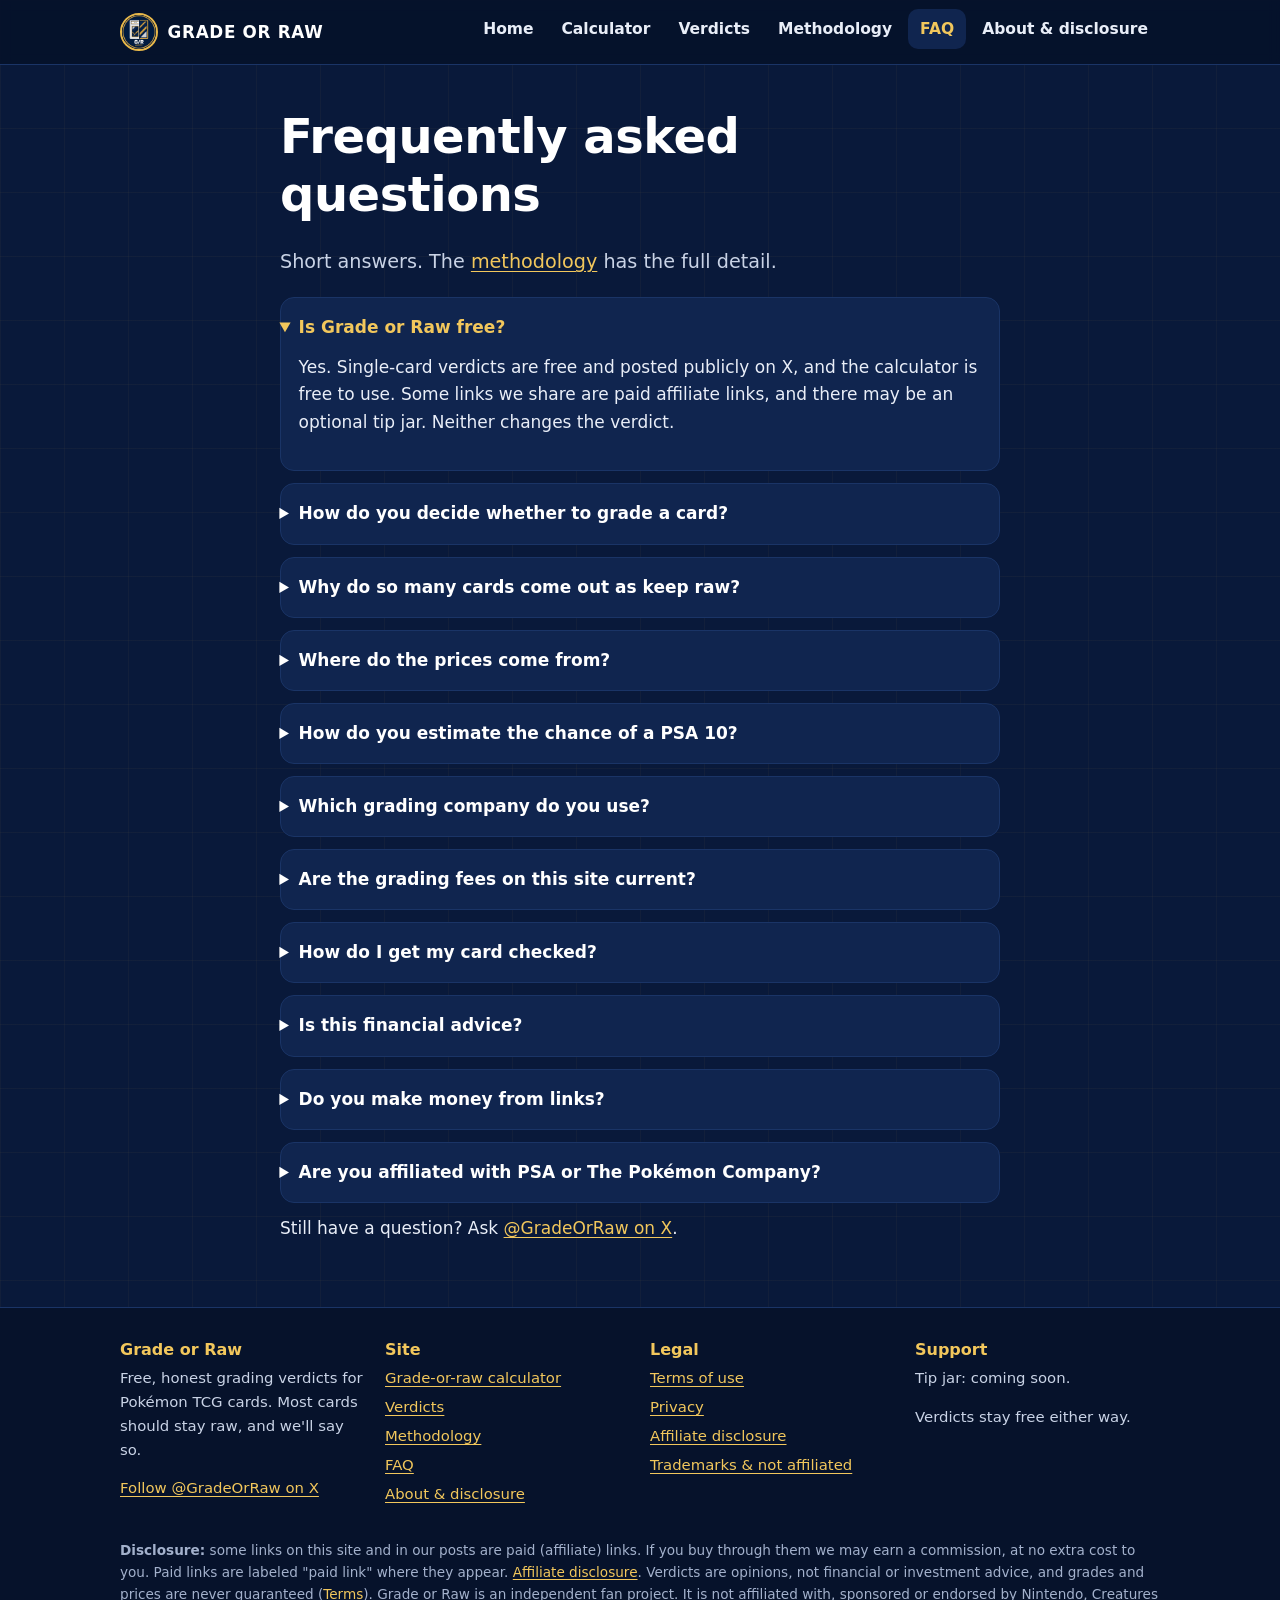
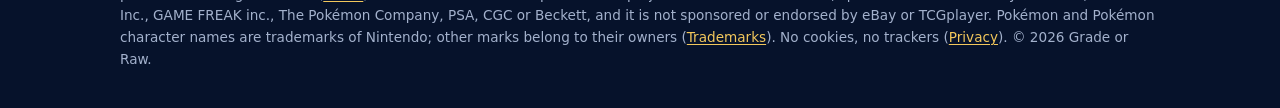
<file: faq.html>
<!doctype html>
<html lang="en" class="no-js">
<head>
<meta charset="utf-8">
<meta name="viewport" content="width=device-width, initial-scale=1">
<title>FAQ: Pokémon card grading questions answered by Grade or Raw</title>
<meta name="description" content="Answers about Grade or Raw: how verdicts are calculated, why most cards should stay raw, where prices come from, grade odds, fees, and affiliate links.">
<meta name="robots" content="index, follow, max-image-preview:large">
<link rel="canonical" href="https://gradeorraw.github.io/Gradeorraw/faq.html">
<meta name="theme-color" content="#09193a">
<meta name="color-scheme" content="dark">
<link rel="icon" type="image/png" sizes="32x32" href="assets/img/favicon-32.png">
<link rel="icon" type="image/png" sizes="192x192" href="assets/img/icon-192.png">
<link rel="apple-touch-icon" href="assets/img/apple-touch-icon.png">
<link rel="stylesheet" href="assets/css/style.css">
<link rel="alternate" type="text/plain" title="llms.txt" href="llms.txt">
<meta property="og:site_name" content="Grade or Raw">
<meta property="og:type" content="website">
<meta property="og:title" content="FAQ: Pokémon card grading questions answered by Grade or Raw">
<meta property="og:description" content="Answers about Grade or Raw: how verdicts are calculated, why most cards should stay raw, where prices come from, grade odds, fees, and affiliate links.">
<meta property="og:url" content="https://gradeorraw.github.io/Gradeorraw/faq.html">
<meta property="og:image" content="https://gradeorraw.github.io/Gradeorraw/assets/img/og-image.jpg">
<meta property="og:image:width" content="1200">
<meta property="og:image:height" content="630">
<meta property="og:image:alt" content="Grade or Raw: honest grading verdicts with real sold prices">
<meta property="og:locale" content="en_US">
<meta name="twitter:card" content="summary_large_image">
<meta name="twitter:site" content="@GradeOrRaw">
<meta name="twitter:creator" content="@GradeOrRaw">
<meta name="twitter:title" content="FAQ: Pokémon card grading questions answered by Grade or Raw">
<meta name="twitter:description" content="Answers about Grade or Raw: how verdicts are calculated, why most cards should stay raw, where prices come from, grade odds, fees, and affiliate links.">
<meta name="twitter:image" content="https://gradeorraw.github.io/Gradeorraw/assets/img/og-image.jpg">
<meta name="twitter:image:alt" content="Grade or Raw: honest grading verdicts with real sold prices">
<script type="application/ld+json">
{
  "@context": "https://schema.org",
  "@graph": [
    {
      "@type": "Organization",
      "@id": "https://gradeorraw.github.io/Gradeorraw/#organization",
      "name": "Grade or Raw",
      "url": "https://gradeorraw.github.io/Gradeorraw/",
      "logo": {
        "@type": "ImageObject",
        "url": "https://gradeorraw.github.io/Gradeorraw/assets/img/gradeorraw_avatar_400.png",
        "width": 400,
        "height": 400
      },
      "image": "https://gradeorraw.github.io/Gradeorraw/assets/img/og-image.jpg",
      "sameAs": [
        "https://x.com/GradeOrRaw"
      ],
      "description": "Free, honest grade-or-keep-raw verdicts for Pokémon TCG cards, with the math shown."
    },
    {
      "@type": "WebSite",
      "@id": "https://gradeorraw.github.io/Gradeorraw/#website",
      "url": "https://gradeorraw.github.io/Gradeorraw/",
      "name": "Grade or Raw"
    },
    {
      "@type": "FAQPage",
      "@id": "https://gradeorraw.github.io/Gradeorraw/faq.html#faq",
      "url": "https://gradeorraw.github.io/Gradeorraw/faq.html",
      "name": "FAQ: Pokémon card grading questions answered by Grade or Raw",
      "inLanguage": "en-US",
      "isPartOf": {
        "@id": "https://gradeorraw.github.io/Gradeorraw/#website"
      },
      "publisher": {
        "@id": "https://gradeorraw.github.io/Gradeorraw/#organization"
      },
      "mainEntity": [
        {
          "@type": "Question",
          "name": "Is Grade or Raw free?",
          "acceptedAnswer": {
            "@type": "Answer",
            "text": "Yes. Single-card verdicts are free and posted publicly on X, and the calculator is free to use. Some links we share are paid affiliate links, and there may be an optional tip jar. Neither changes the verdict."
          }
        },
        {
          "@type": "Question",
          "name": "How do you decide whether to grade a card?",
          "acceptedAnswer": {
            "@type": "Answer",
            "text": "We estimate the expected value of grading: the chance of a PSA 10 times the PSA 10 price, plus the chance of a PSA 9 times the PSA 9 price, plus the chance of 8 or lower times that price. Then we subtract the grading fee and shipping and compare the result with the raw price. We say grade only when the gain is at least $25 and at least 20% of the raw price."
          }
        },
        {
          "@type": "Question",
          "name": "Why do so many cards come out as keep raw?",
          "acceptedAnswer": {
            "@type": "Answer",
            "text": "Grading costs about $60 a card at PSA's cheapest open tier as of October 25, 2026, plus shipping and insurance, and most copies don't get a 10. Once you weight the PSA 10 price by its real odds and take off the costs, many cards under about $100 raw are worth more left raw."
          }
        },
        {
          "@type": "Question",
          "name": "Where do the prices come from?",
          "acceptedAnswer": {
            "@type": "Answer",
            "text": "Recent sold listings, not asking prices. We use the median of the last 5 to 10 sales for the raw card, PSA 9 and PSA 10, mainly from eBay sold listings and PSA Auction Prices Realized, cross-checked with TCGplayer. Fewer than 5 sales gets a low-confidence flag."
          }
        },
        {
          "@type": "Question",
          "name": "How do you estimate the chance of a PSA 10?",
          "acceptedAnswer": {
            "@type": "Answer",
            "text": "We start from the card's gem rate in the PSA Population Report (PSA 10 count divided by total graded), then shade it down for flaws we can see in your photos, such as off-center borders, whitening or scratches. Gem rates run high because people mostly submit their best copies."
          }
        },
        {
          "@type": "Question",
          "name": "Which grading company do you use?",
          "acceptedAnswer": {
            "@type": "Answer",
            "text": "Verdicts launch with PSA because PSA graded cards have the most sales data. The calculator lets you type any fee, so you can run the math for CGC, Beckett or another grader too."
          }
        },
        {
          "@type": "Question",
          "name": "Are the grading fees on this site current?",
          "acceptedAnswer": {
            "@type": "Answer",
            "text": "They were checked on October 25, 2026 and are shown with that date and a link to PSA's site. Fees change often, so the calculator treats them as editable inputs. Check psacard.com before you submit."
          }
        },
        {
          "@type": "Question",
          "name": "How do I get my card checked?",
          "acceptedAnswer": {
            "@type": "Answer",
            "text": "Post a clear photo of the front and back with the card name, set and number, and tag @GradeOrRaw on X. Free single checks are answered in public replies. Only post photos you took or have permission to share, and keep personal details such as addresses and order numbers out of the photo."
          }
        },
        {
          "@type": "Question",
          "name": "Is this financial advice?",
          "acceptedAnswer": {
            "@type": "Answer",
            "text": "No. Verdicts and the calculator are opinions based on public sales data and stated assumptions. They are not financial or investment advice, and no grade, price or future value is guaranteed. Trading cards can lose value. We show all the math so you can check it and decide for yourself. See our Terms of use."
          }
        },
        {
          "@type": "Question",
          "name": "Do you make money from links?",
          "acceptedAnswer": {
            "@type": "Answer",
            "text": "Sometimes. Some links on this site and in our posts are paid affiliate links, for example to eBay or TCGplayer. If you buy through one we may earn a commission at no extra cost to you. Paid links are labeled where they appear."
          }
        },
        {
          "@type": "Question",
          "name": "Are you affiliated with PSA or The Pokémon Company?",
          "acceptedAnswer": {
            "@type": "Answer",
            "text": "No. Grade or Raw is an independent fan project and is not affiliated with, sponsored or endorsed by Nintendo, Creatures Inc., GAME FREAK inc., The Pokémon Company, PSA, CGC or Beckett. It is not sponsored or endorsed by eBay or TCGplayer either; we may earn affiliate commissions from links to them, which are labeled as paid links."
          }
        }
      ]
    },
    {
      "@type": "BreadcrumbList",
      "itemListElement": [
        {
          "@type": "ListItem",
          "position": 1,
          "name": "Home",
          "item": "https://gradeorraw.github.io/Gradeorraw/"
        },
        {
          "@type": "ListItem",
          "position": 2,
          "name": "FAQ",
          "item": "https://gradeorraw.github.io/Gradeorraw/faq.html"
        }
      ]
    }
  ]
}
</script>
<script src="assets/js/config.js" defer></script>
<script src="assets/js/main.js" defer></script>
</head>
<body>
<a class="skip-link" href="#main">Skip to content</a>
<header class="site-header">
  <div class="container header-inner">
    <a class="brand" href="./"><img src="assets/img/gradeorraw_avatar_400.png" alt="" width="38" height="38"><span>Grade or Raw</span></a>
    <button class="nav-toggle" type="button" aria-expanded="false" aria-controls="site-nav">Menu</button>
    <nav id="site-nav" class="site-nav" aria-label="Main">
      <ul>
        <li><a href="./">Home</a></li>
        <li><a href="calculator.html">Calculator</a></li>
        <li><a href="verdicts.html">Verdicts</a></li>
        <li><a href="methodology.html">Methodology</a></li>
        <li><a href="faq.html" aria-current="page">FAQ</a></li>
        <li><a href="about.html">About &amp; disclosure</a></li>
      </ul>
    </nav>
  </div>
</header>
<main id="main" tabindex="-1">
<div class="container narrow">
  <h1>Frequently asked questions</h1>
  <p class="lead">Short answers. The <a href="methodology.html">methodology</a> has the full detail.</p>
  <details open><summary>Is Grade or Raw free?</summary><div><p>Yes. Single-card verdicts are free and posted publicly on X, and the calculator is free to use. Some links we share are paid affiliate links, and there may be an optional tip jar. Neither changes the verdict.</p></div></details>
  <details><summary>How do you decide whether to grade a card?</summary><div><p>We estimate the expected value of grading: the chance of a PSA 10 times the PSA 10 price, plus the chance of a PSA 9 times the PSA 9 price, plus the chance of 8 or lower times that price. Then we subtract the grading fee and shipping and compare the result with the raw price. We say grade only when the gain is at least $25 and at least 20% of the raw price.</p></div></details>
  <details><summary>Why do so many cards come out as keep raw?</summary><div><p>Grading costs about $60 a card at PSA&#x27;s cheapest open tier as of October 25, 2026, plus shipping and insurance, and most copies don&#x27;t get a 10. Once you weight the PSA 10 price by its real odds and take off the costs, many cards under about $100 raw are worth more left raw.</p></div></details>
  <details><summary>Where do the prices come from?</summary><div><p>Recent sold listings, not asking prices. We use the median of the last 5 to 10 sales for the raw card, PSA 9 and PSA 10, mainly from eBay sold listings and PSA Auction Prices Realized, cross-checked with TCGplayer. Fewer than 5 sales gets a low-confidence flag.</p></div></details>
  <details><summary>How do you estimate the chance of a PSA 10?</summary><div><p>We start from the card&#x27;s gem rate in the PSA Population Report (PSA 10 count divided by total graded), then shade it down for flaws we can see in your photos, such as off-center borders, whitening or scratches. Gem rates run high because people mostly submit their best copies.</p></div></details>
  <details><summary>Which grading company do you use?</summary><div><p>Verdicts launch with PSA because PSA graded cards have the most sales data. The calculator lets you type any fee, so you can run the math for CGC, Beckett or another grader too.</p></div></details>
  <details><summary>Are the grading fees on this site current?</summary><div><p>They were checked on October 25, 2026 and are shown with that date and a link to PSA&#x27;s site. Fees change often, so the calculator treats them as editable inputs. Check psacard.com before you submit.</p></div></details>
  <details><summary>How do I get my card checked?</summary><div><p>Post a clear photo of the front and back with the card name, set and number, and tag @GradeOrRaw on X. Free single checks are answered in public replies. Only post photos you took or have permission to share, and keep personal details such as addresses and order numbers out of the photo. See the <a href="terms.html">Terms of use</a>.</p></div></details>
  <details><summary>Is this financial advice?</summary><div><p>No. Verdicts and the calculator are opinions based on public sales data and stated assumptions. They are not financial or investment advice, and no grade, price or future value is guaranteed. Trading cards can lose value. We show all the math so you can check it and decide for yourself. See our <a href="terms.html">Terms of use</a>.</p></div></details>
  <details><summary>Do you make money from links?</summary><div><p>Sometimes. Some links on this site and in our posts are paid affiliate links, for example to eBay or TCGplayer. If you buy through one we may earn a commission at no extra cost to you. Paid links are labeled where they appear.</p></div></details>
  <details><summary>Are you affiliated with PSA or The Pokémon Company?</summary><div><p>No. Grade or Raw is an independent fan project and is not affiliated with, sponsored or endorsed by Nintendo, Creatures Inc., GAME FREAK inc., The Pokémon Company, PSA, CGC or Beckett. It is not sponsored or endorsed by eBay or TCGplayer either; we may earn affiliate commissions from links to them, which are labeled as paid links. See <a href="trademarks.html">Trademarks</a> and our <a href="disclosure.html">affiliate disclosure</a>.</p></div></details>
  <p>Still have a question? Ask <a href="https://x.com/GradeOrRaw" rel="noopener">@GradeOrRaw on X</a>.</p>
</div>
</main>
<footer class="site-footer">
  <div class="container">
    <div class="footer-grid">
      <section aria-labelledby="f-about">
        <h2 id="f-about">Grade or Raw</h2>
        <p>Free, honest grading verdicts for Pokémon TCG cards. Most cards should stay raw, and we'll say so.</p>
        <p><a href="https://x.com/GradeOrRaw" rel="me noopener">Follow @GradeOrRaw on X</a></p>
      </section>
      <section aria-labelledby="f-links">
        <h2 id="f-links">Site</h2>
        <ul>
          <li><a href="calculator.html">Grade-or-raw calculator</a></li>
          <li><a href="verdicts.html">Verdicts</a></li>
          <li><a href="methodology.html">Methodology</a></li>
          <li><a href="faq.html">FAQ</a></li>
          <li><a href="about.html">About &amp; disclosure</a></li>
        </ul>
      </section>
      <section aria-labelledby="f-legal">
        <h2 id="f-legal">Legal</h2>
        <ul>
          <li><a href="terms.html">Terms of use</a></li>
          <li><a href="privacy.html">Privacy</a></li>
          <li><a href="disclosure.html">Affiliate disclosure</a></li>
          <li><a href="trademarks.html">Trademarks &amp; not affiliated</a></li>
        </ul>
      </section>
      <section aria-labelledby="f-support">
        <h2 id="f-support">Support</h2>
        <!-- PLACEHOLDER: TIP LINK. Set tipUrl in assets/js/config.js -->
        <p data-config-link="tipUrl"><a href="about.html#support" hidden>Leave a tip</a><span class="pending">Tip jar: coming soon.</span></p>
        <p>Verdicts stay free either way.</p>
      </section>
    </div>
    <p class="fine"><strong>Disclosure:</strong> some links on this site and in our posts are paid (affiliate) links. If you buy through them we may earn a commission, at no extra cost to you. Paid links are labeled "paid link" where they appear. <a href="disclosure.html">Affiliate disclosure</a>.
    Verdicts are opinions, not financial or investment advice, and grades and prices are never guaranteed (<a href="terms.html">Terms</a>).
    Grade or Raw is an independent fan project. It is not affiliated with, sponsored or endorsed by Nintendo, Creatures Inc., GAME FREAK inc., The Pokémon Company, PSA, CGC or Beckett, and it is not sponsored or endorsed by eBay or TCGplayer. Pokémon and Pokémon character names are trademarks of Nintendo; other marks belong to their owners (<a href="trademarks.html">Trademarks</a>).
    No cookies, no trackers (<a href="privacy.html">Privacy</a>). © <span id="year">2026</span> Grade or Raw.</p>
  </div>
</footer>
</body>
</html>
</file>
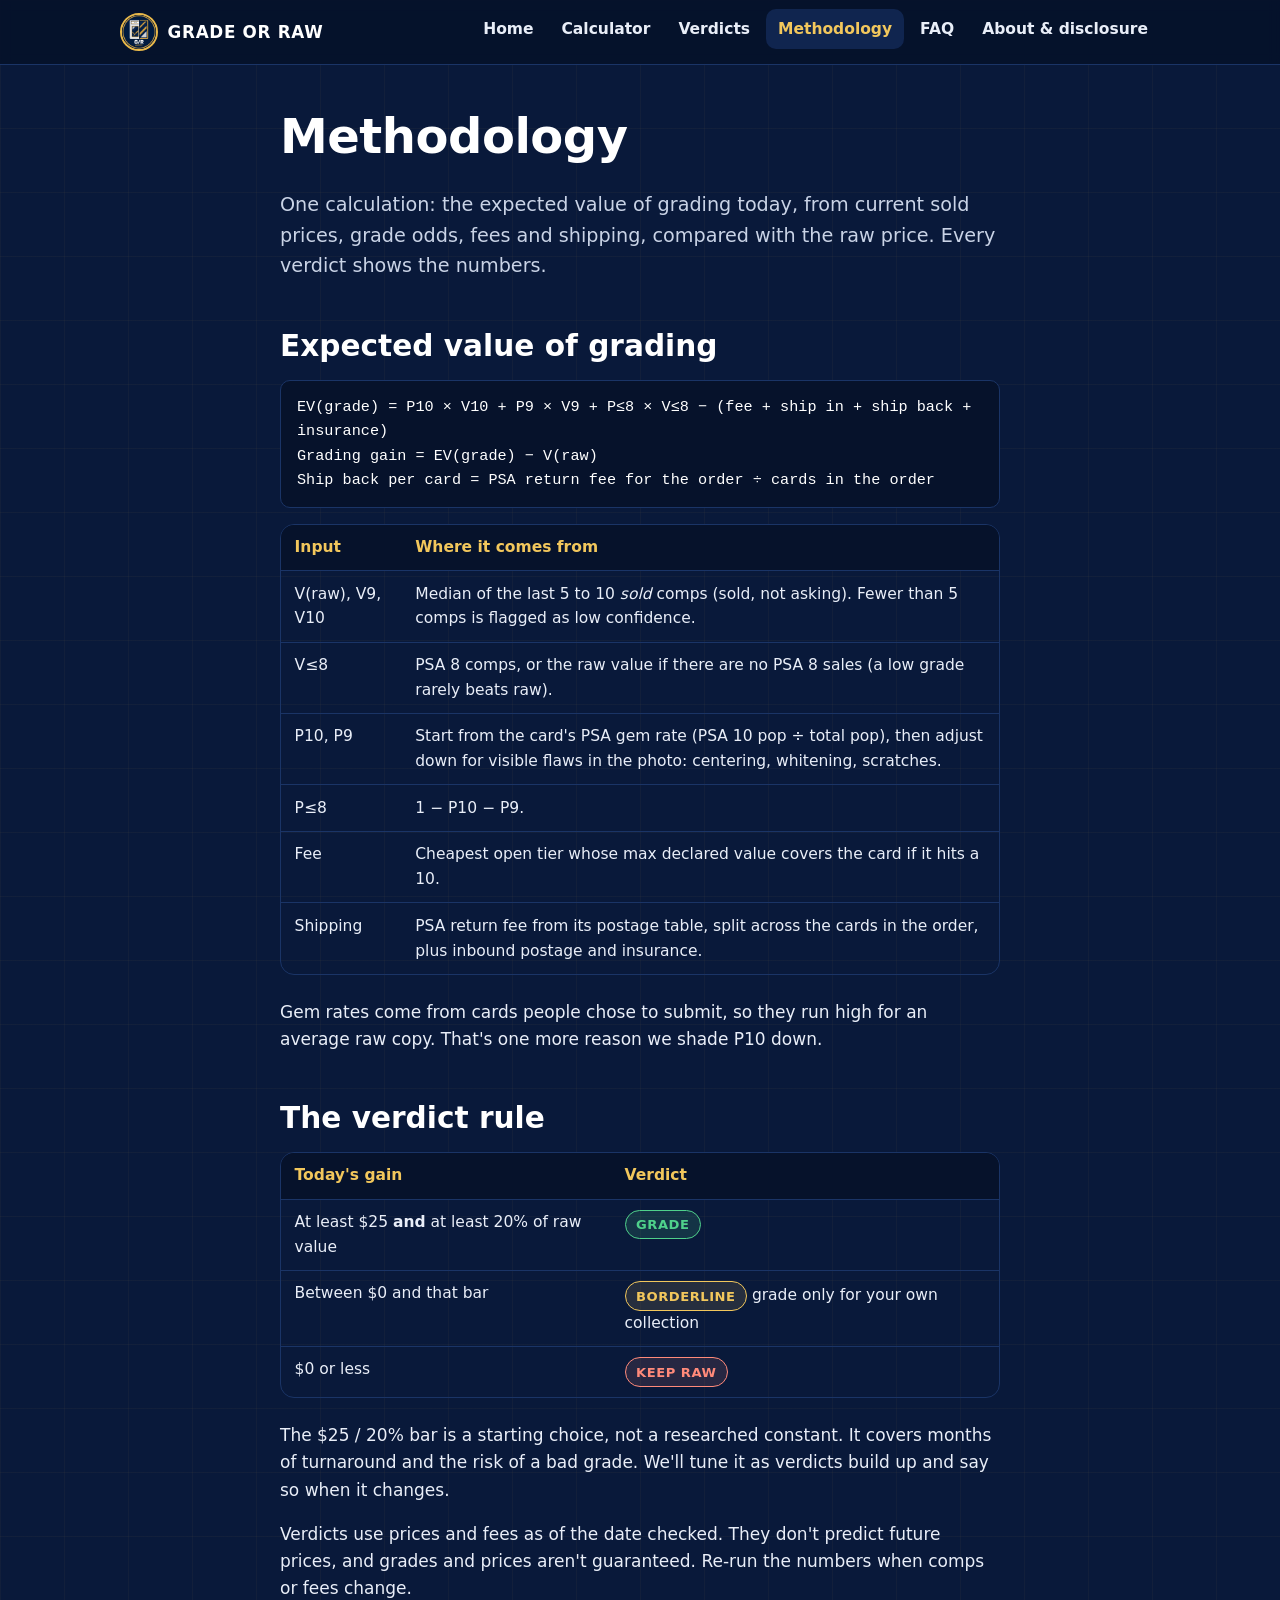
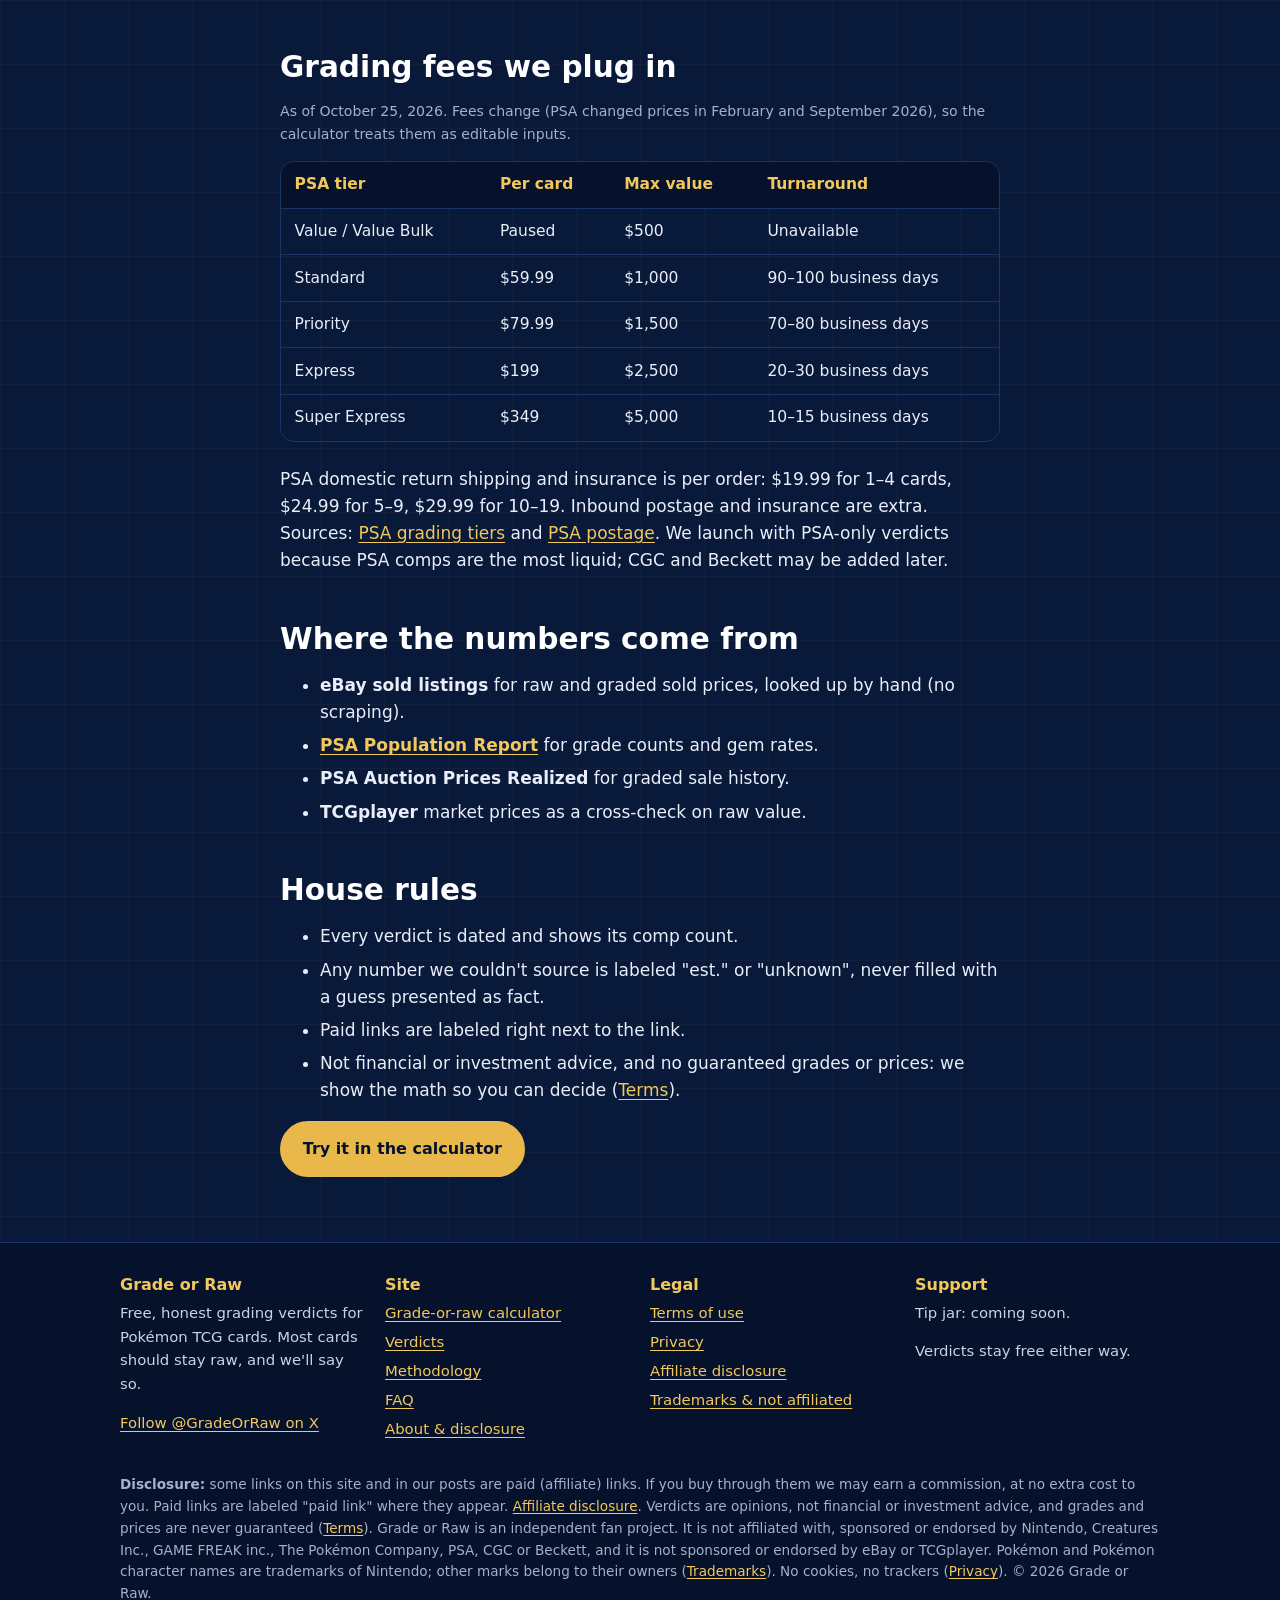
<file: methodology.html>
<!doctype html>
<html lang="en" class="no-js">
<head>
<meta charset="utf-8">
<meta name="viewport" content="width=device-width, initial-scale=1">
<title>Methodology: how Grade or Raw decides grade, borderline, or keep raw</title>
<meta name="description" content="The exact method behind Grade or Raw verdicts: expected value of a PSA grade from current sold comps and gem rates, grading fees and shipping, and the $25 and 20% bar for grade, borderline or keep raw.">
<meta name="robots" content="index, follow, max-image-preview:large">
<link rel="canonical" href="https://gradeorraw.github.io/Gradeorraw/methodology.html">
<meta name="theme-color" content="#09193a">
<meta name="color-scheme" content="dark">
<link rel="icon" type="image/png" sizes="32x32" href="assets/img/favicon-32.png">
<link rel="icon" type="image/png" sizes="192x192" href="assets/img/icon-192.png">
<link rel="apple-touch-icon" href="assets/img/apple-touch-icon.png">
<link rel="stylesheet" href="assets/css/style.css">
<link rel="alternate" type="text/plain" title="llms.txt" href="llms.txt">
<meta property="og:site_name" content="Grade or Raw">
<meta property="og:type" content="website">
<meta property="og:title" content="Methodology: how Grade or Raw decides grade, borderline, or keep raw">
<meta property="og:description" content="The exact method behind Grade or Raw verdicts: expected value of a PSA grade from current sold comps and gem rates, grading fees and shipping, and the $25 and 20% bar for grade, borderline or keep raw.">
<meta property="og:url" content="https://gradeorraw.github.io/Gradeorraw/methodology.html">
<meta property="og:image" content="https://gradeorraw.github.io/Gradeorraw/assets/img/og-image.jpg">
<meta property="og:image:width" content="1200">
<meta property="og:image:height" content="630">
<meta property="og:image:alt" content="Grade or Raw: honest grading verdicts with real sold prices">
<meta property="og:locale" content="en_US">
<meta name="twitter:card" content="summary_large_image">
<meta name="twitter:site" content="@GradeOrRaw">
<meta name="twitter:creator" content="@GradeOrRaw">
<meta name="twitter:title" content="Methodology: how Grade or Raw decides grade, borderline, or keep raw">
<meta name="twitter:description" content="The exact method behind Grade or Raw verdicts: expected value of a PSA grade from current sold comps and gem rates, grading fees and shipping, and the $25 and 20% bar for grade, borderline or keep raw.">
<meta name="twitter:image" content="https://gradeorraw.github.io/Gradeorraw/assets/img/og-image.jpg">
<meta name="twitter:image:alt" content="Grade or Raw: honest grading verdicts with real sold prices">
<script type="application/ld+json">
{
  "@context": "https://schema.org",
  "@graph": [
    {
      "@type": "Organization",
      "@id": "https://gradeorraw.github.io/Gradeorraw/#organization",
      "name": "Grade or Raw",
      "url": "https://gradeorraw.github.io/Gradeorraw/",
      "logo": {
        "@type": "ImageObject",
        "url": "https://gradeorraw.github.io/Gradeorraw/assets/img/gradeorraw_avatar_400.png",
        "width": 400,
        "height": 400
      },
      "image": "https://gradeorraw.github.io/Gradeorraw/assets/img/og-image.jpg",
      "sameAs": [
        "https://x.com/GradeOrRaw"
      ],
      "description": "Free, honest grade-or-keep-raw verdicts for Pokémon TCG cards, with the math shown."
    },
    {
      "@type": "WebSite",
      "@id": "https://gradeorraw.github.io/Gradeorraw/#website",
      "url": "https://gradeorraw.github.io/Gradeorraw/",
      "name": "Grade or Raw"
    },
    {
      "@type": "TechArticle",
      "@id": "https://gradeorraw.github.io/Gradeorraw/methodology.html#article",
      "headline": "How Grade or Raw decides grade, borderline, or keep raw",
      "description": "The exact method behind Grade or Raw verdicts: expected value of a PSA grade from current sold comps and gem rates, grading fees and shipping, and the $25 and 20% bar for grade, borderline or keep raw.",
      "url": "https://gradeorraw.github.io/Gradeorraw/methodology.html",
      "datePublished": "2026-10-25",
      "dateModified": "2026-10-25",
      "author": {
        "@id": "https://gradeorraw.github.io/Gradeorraw/#organization"
      },
      "publisher": {
        "@id": "https://gradeorraw.github.io/Gradeorraw/#organization"
      },
      "image": "https://gradeorraw.github.io/Gradeorraw/assets/img/og-image.jpg",
      "inLanguage": "en-US",
      "isPartOf": {
        "@id": "https://gradeorraw.github.io/Gradeorraw/#website"
      }
    },
    {
      "@type": "WebPage",
      "@id": "https://gradeorraw.github.io/Gradeorraw/methodology.html#webpage",
      "url": "https://gradeorraw.github.io/Gradeorraw/methodology.html",
      "name": "Methodology: how Grade or Raw decides grade, borderline, or keep raw",
      "description": "The exact method behind Grade or Raw verdicts: expected value of a PSA grade from current sold comps and gem rates, grading fees and shipping, and the $25 and 20% bar for grade, borderline or keep raw.",
      "isPartOf": {
        "@id": "https://gradeorraw.github.io/Gradeorraw/#website"
      },
      "publisher": {
        "@id": "https://gradeorraw.github.io/Gradeorraw/#organization"
      },
      "inLanguage": "en-US",
      "dateModified": "2026-10-25",
      "primaryImageOfPage": {
        "@type": "ImageObject",
        "url": "https://gradeorraw.github.io/Gradeorraw/assets/img/og-image.jpg"
      }
    },
    {
      "@type": "BreadcrumbList",
      "itemListElement": [
        {
          "@type": "ListItem",
          "position": 1,
          "name": "Home",
          "item": "https://gradeorraw.github.io/Gradeorraw/"
        },
        {
          "@type": "ListItem",
          "position": 2,
          "name": "Methodology",
          "item": "https://gradeorraw.github.io/Gradeorraw/methodology.html"
        }
      ]
    }
  ]
}
</script>
<script src="assets/js/config.js" defer></script>
<script src="assets/js/main.js" defer></script>
</head>
<body>
<a class="skip-link" href="#main">Skip to content</a>
<header class="site-header">
  <div class="container header-inner">
    <a class="brand" href="./"><img src="assets/img/gradeorraw_avatar_400.png" alt="" width="38" height="38"><span>Grade or Raw</span></a>
    <button class="nav-toggle" type="button" aria-expanded="false" aria-controls="site-nav">Menu</button>
    <nav id="site-nav" class="site-nav" aria-label="Main">
      <ul>
        <li><a href="./">Home</a></li>
        <li><a href="calculator.html">Calculator</a></li>
        <li><a href="verdicts.html">Verdicts</a></li>
        <li><a href="methodology.html" aria-current="page">Methodology</a></li>
        <li><a href="faq.html">FAQ</a></li>
        <li><a href="about.html">About &amp; disclosure</a></li>
      </ul>
    </nav>
  </div>
</header>
<main id="main" tabindex="-1">
<div class="container narrow">
  <h1>Methodology</h1>
  <p class="lead">One calculation: the expected value of grading today, from current sold prices, grade odds, fees and shipping, compared with the raw price. Every verdict shows the numbers.</p>

  <h2 id="ev">Expected value of grading</h2>
  <p class="formula">EV(grade) = P10 × V10 + P9 × V9 + P≤8 × V≤8 − (fee + ship in + ship back + insurance)<br>Grading gain = EV(grade) − V(raw)<br>Ship back per card = PSA return fee for the order ÷ cards in the order</p>
  <div class="table-wrap"><table>
    <caption class="sr-only">Where each input comes from</caption>
    <thead><tr><th scope="col">Input</th><th scope="col">Where it comes from</th></tr></thead>
    <tbody>
      <tr><td>V(raw), V9, V10</td><td>Median of the last 5 to 10 <em>sold</em> comps (sold, not asking). Fewer than 5 comps is flagged as low confidence.</td></tr>
      <tr><td>V≤8</td><td>PSA 8 comps, or the raw value if there are no PSA 8 sales (a low grade rarely beats raw).</td></tr>
      <tr><td>P10, P9</td><td>Start from the card's PSA gem rate (PSA 10 pop ÷ total pop), then adjust down for visible flaws in the photo: centering, whitening, scratches.</td></tr>
      <tr><td>P≤8</td><td>1 − P10 − P9.</td></tr>
      <tr><td>Fee</td><td>Cheapest open tier whose max declared value covers the card if it hits a 10.</td></tr>
      <tr><td>Shipping</td><td>PSA return fee from its postage table, split across the cards in the order, plus inbound postage and insurance.</td></tr>
    </tbody></table></div>
  <p>Gem rates come from cards people chose to submit, so they run high for an average raw copy. That's one more reason we shade P10 down.</p>

  <h2 id="rule">The verdict rule</h2>
  <div class="table-wrap"><table>
    <thead><tr><th scope="col">Today's gain</th><th scope="col">Verdict</th></tr></thead>
    <tbody>
      <tr><td>At least $25 <strong>and</strong> at least 20% of raw value</td><td><span class="badge badge-grade">Grade</span></td></tr>
      <tr><td>Between $0 and that bar</td><td><span class="badge badge-border">Borderline</span> grade only for your own collection</td></tr>
      <tr><td>$0 or less</td><td><span class="badge badge-raw">Keep raw</span></td></tr>
    </tbody></table></div>
  <p>The $25 / 20% bar is a starting choice, not a researched constant. It covers months of turnaround and the risk of a bad grade. We'll tune it as verdicts build up and say so when it changes.</p>

  <p>Verdicts use prices and fees as of the date checked. They don't predict future prices, and grades and prices aren't guaranteed. Re-run the numbers when comps or fees change.</p>

  <h2 id="fees">Grading fees we plug in</h2>
  <p class="asof">As of October 25, 2026. Fees change (PSA changed prices in February and September 2026), so the calculator treats them as editable inputs.</p>
  <div class="table-wrap"><table>
    <thead><tr><th scope="col">PSA tier</th><th scope="col">Per card</th><th scope="col">Max value</th><th scope="col">Turnaround</th></tr></thead>
    <tbody>
      <tr><td>Value / Value Bulk</td><td>Paused</td><td>$500</td><td>Unavailable</td></tr>
      <tr><td>Standard</td><td>$59.99</td><td>$1,000</td><td>90–100 business days</td></tr>
      <tr><td>Priority</td><td>$79.99</td><td>$1,500</td><td>70–80 business days</td></tr>
      <tr><td>Express</td><td>$199</td><td>$2,500</td><td>20–30 business days</td></tr>
      <tr><td>Super Express</td><td>$349</td><td>$5,000</td><td>10–15 business days</td></tr>
    </tbody></table></div>
  <p>PSA domestic return shipping and insurance is per order: $19.99 for 1–4 cards, $24.99 for 5–9, $29.99 for 10–19. Inbound postage and insurance are extra. Sources: <a href="https://www.psacard.com/services/tradingcardgrading" rel="noopener">PSA grading tiers</a> and <a href="https://www.psacard.com/info/postage" rel="noopener">PSA postage</a>. We launch with PSA-only verdicts because PSA comps are the most liquid; CGC and Beckett may be added later.</p>

  <h2 id="data">Where the numbers come from</h2>
  <ul>
    <li><strong>eBay sold listings</strong> for raw and graded sold prices, looked up by hand (no scraping).</li>
    <li><strong><a href="https://www.psacard.com/pop" rel="noopener">PSA Population Report</a></strong> for grade counts and gem rates.</li>
    <li><strong>PSA Auction Prices Realized</strong> for graded sale history.</li>
    <li><strong>TCGplayer</strong> market prices as a cross-check on raw value.</li>
  </ul>

  <h2 id="honesty">House rules</h2>
  <ul>
    <li>Every verdict is dated and shows its comp count.</li>
    <li>Any number we couldn't source is labeled "est." or "unknown", never filled with a guess presented as fact.</li>
    <li>Paid links are labeled right next to the link.</li>
    <li>Not financial or investment advice, and no guaranteed grades or prices: we show the math so you can decide (<a href="terms.html">Terms</a>).</li>
  </ul>
  <p><a class="btn btn-primary" href="calculator.html">Try it in the calculator</a></p>
</div>
</main>
<footer class="site-footer">
  <div class="container">
    <div class="footer-grid">
      <section aria-labelledby="f-about">
        <h2 id="f-about">Grade or Raw</h2>
        <p>Free, honest grading verdicts for Pokémon TCG cards. Most cards should stay raw, and we'll say so.</p>
        <p><a href="https://x.com/GradeOrRaw" rel="me noopener">Follow @GradeOrRaw on X</a></p>
      </section>
      <section aria-labelledby="f-links">
        <h2 id="f-links">Site</h2>
        <ul>
          <li><a href="calculator.html">Grade-or-raw calculator</a></li>
          <li><a href="verdicts.html">Verdicts</a></li>
          <li><a href="methodology.html">Methodology</a></li>
          <li><a href="faq.html">FAQ</a></li>
          <li><a href="about.html">About &amp; disclosure</a></li>
        </ul>
      </section>
      <section aria-labelledby="f-legal">
        <h2 id="f-legal">Legal</h2>
        <ul>
          <li><a href="terms.html">Terms of use</a></li>
          <li><a href="privacy.html">Privacy</a></li>
          <li><a href="disclosure.html">Affiliate disclosure</a></li>
          <li><a href="trademarks.html">Trademarks &amp; not affiliated</a></li>
        </ul>
      </section>
      <section aria-labelledby="f-support">
        <h2 id="f-support">Support</h2>
        <!-- PLACEHOLDER: TIP LINK. Set tipUrl in assets/js/config.js -->
        <p data-config-link="tipUrl"><a href="about.html#support" hidden>Leave a tip</a><span class="pending">Tip jar: coming soon.</span></p>
        <p>Verdicts stay free either way.</p>
      </section>
    </div>
    <p class="fine"><strong>Disclosure:</strong> some links on this site and in our posts are paid (affiliate) links. If you buy through them we may earn a commission, at no extra cost to you. Paid links are labeled "paid link" where they appear. <a href="disclosure.html">Affiliate disclosure</a>.
    Verdicts are opinions, not financial or investment advice, and grades and prices are never guaranteed (<a href="terms.html">Terms</a>).
    Grade or Raw is an independent fan project. It is not affiliated with, sponsored or endorsed by Nintendo, Creatures Inc., GAME FREAK inc., The Pokémon Company, PSA, CGC or Beckett, and it is not sponsored or endorsed by eBay or TCGplayer. Pokémon and Pokémon character names are trademarks of Nintendo; other marks belong to their owners (<a href="trademarks.html">Trademarks</a>).
    No cookies, no trackers (<a href="privacy.html">Privacy</a>). © <span id="year">2026</span> Grade or Raw.</p>
  </div>
</footer>
</body>
</html>
</file>
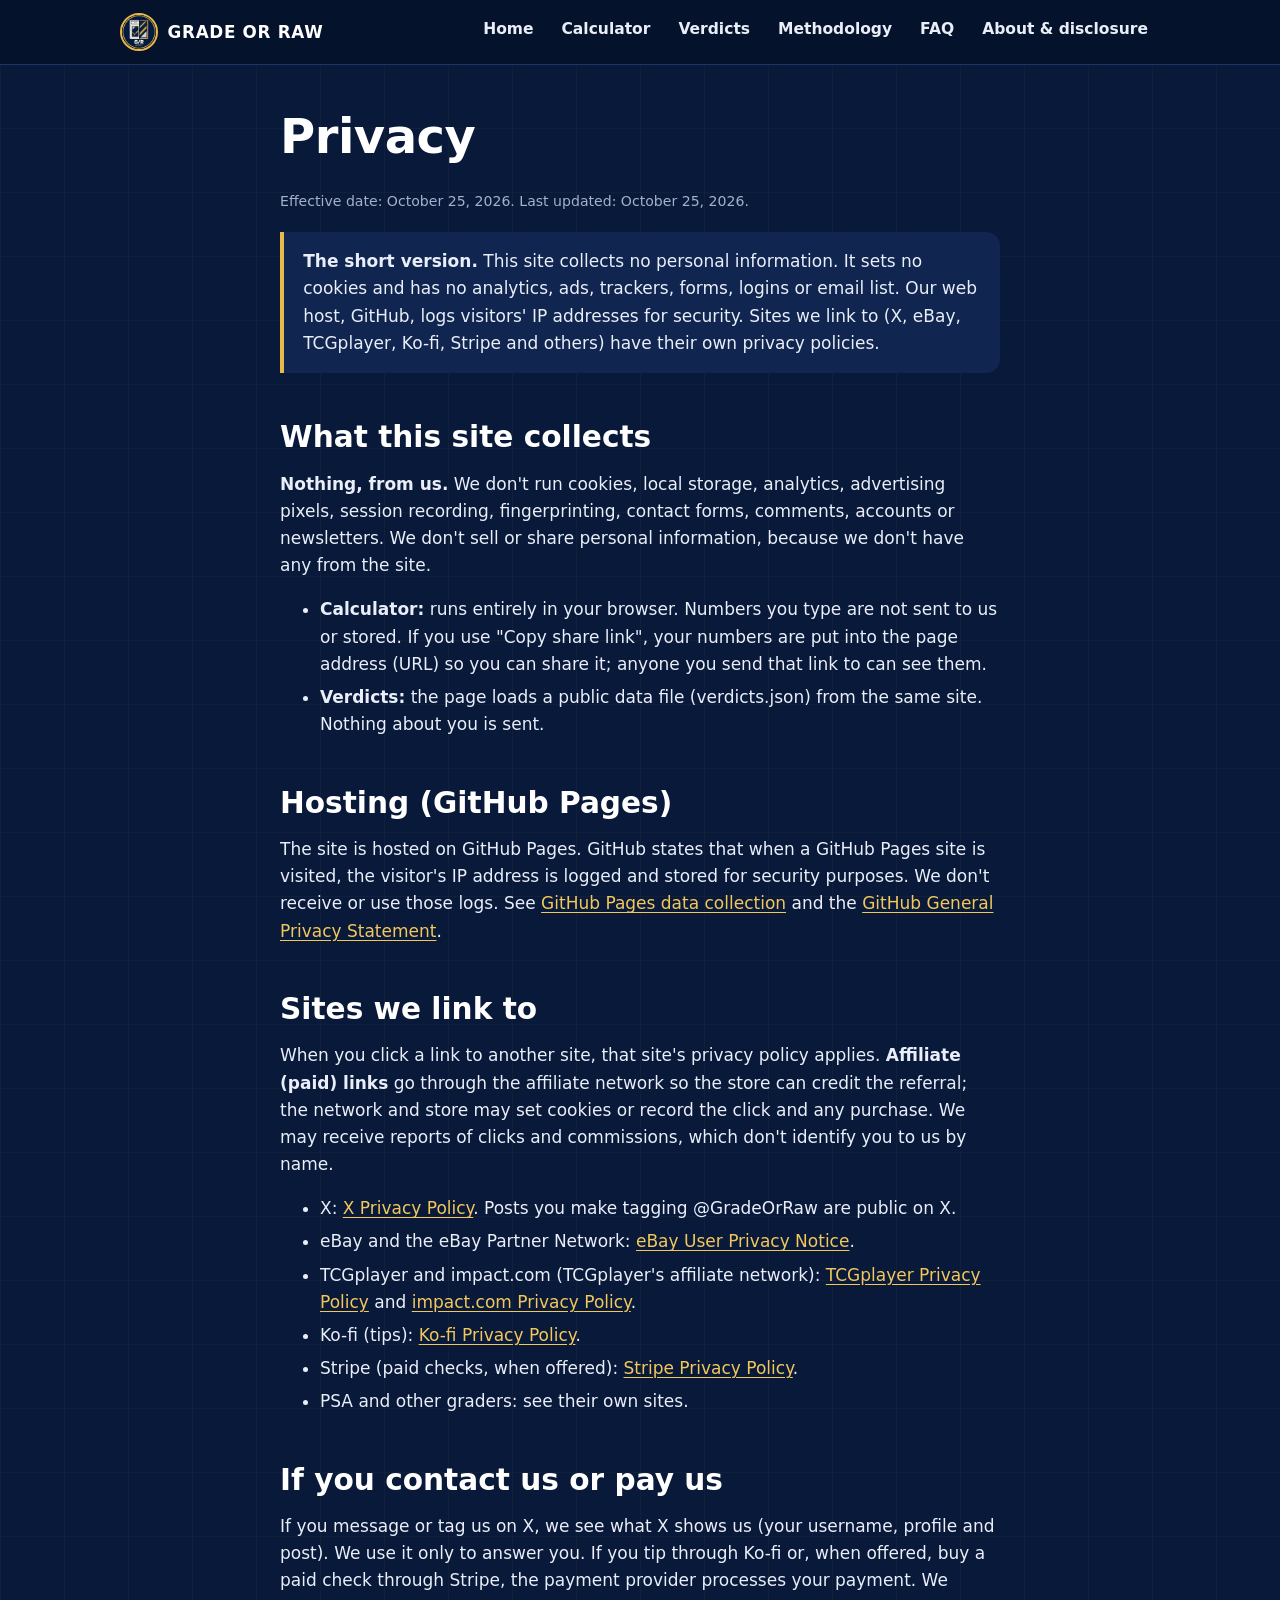
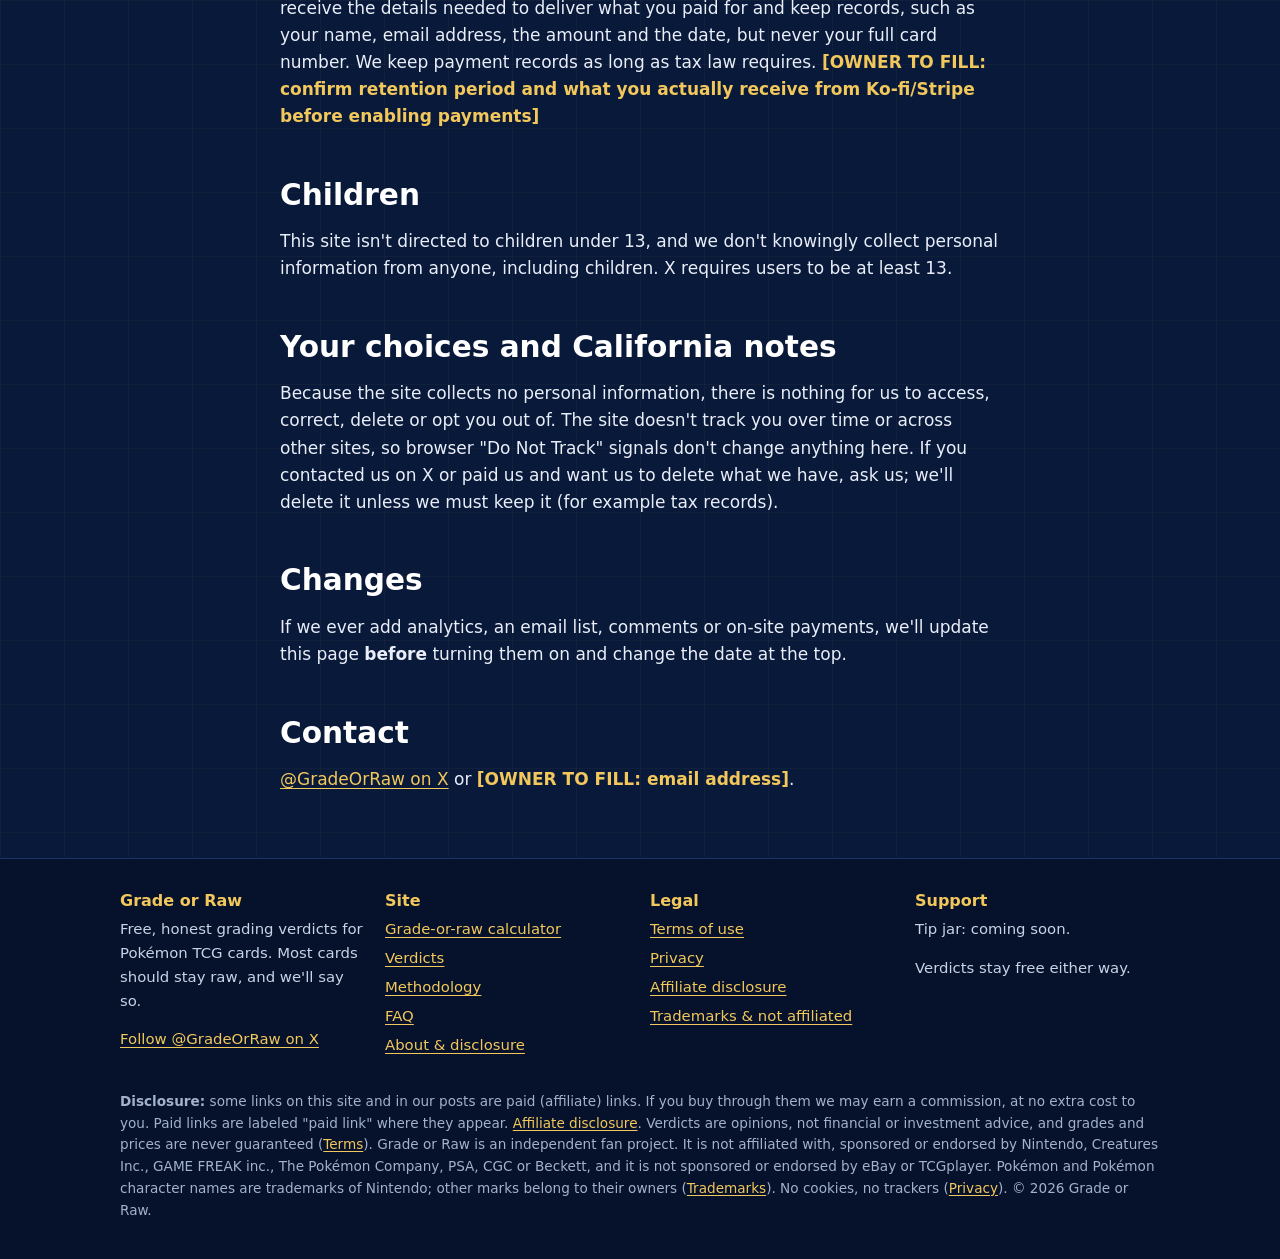
<file: privacy.html>
<!doctype html>
<html lang="en" class="no-js">
<head>
<meta charset="utf-8">
<meta name="viewport" content="width=device-width, initial-scale=1">
<title>Privacy | Grade or Raw</title>
<meta name="description" content="Grade or Raw privacy: the site collects no personal information, sets no cookies and runs no trackers. What our host GitHub logs, and the third-party sites we link to.">
<meta name="robots" content="index, follow, max-image-preview:large">
<link rel="canonical" href="https://gradeorraw.github.io/Gradeorraw/privacy.html">
<meta name="theme-color" content="#09193a">
<meta name="color-scheme" content="dark">
<link rel="icon" type="image/png" sizes="32x32" href="assets/img/favicon-32.png">
<link rel="icon" type="image/png" sizes="192x192" href="assets/img/icon-192.png">
<link rel="apple-touch-icon" href="assets/img/apple-touch-icon.png">
<link rel="stylesheet" href="assets/css/style.css">
<link rel="alternate" type="text/plain" title="llms.txt" href="llms.txt">
<meta property="og:site_name" content="Grade or Raw">
<meta property="og:type" content="website">
<meta property="og:title" content="Privacy | Grade or Raw">
<meta property="og:description" content="Grade or Raw privacy: the site collects no personal information, sets no cookies and runs no trackers. What our host GitHub logs, and the third-party sites we link to.">
<meta property="og:url" content="https://gradeorraw.github.io/Gradeorraw/privacy.html">
<meta property="og:image" content="https://gradeorraw.github.io/Gradeorraw/assets/img/og-image.jpg">
<meta property="og:image:width" content="1200">
<meta property="og:image:height" content="630">
<meta property="og:image:alt" content="Grade or Raw: honest grading verdicts with real sold prices">
<meta property="og:locale" content="en_US">
<meta name="twitter:card" content="summary_large_image">
<meta name="twitter:site" content="@GradeOrRaw">
<meta name="twitter:creator" content="@GradeOrRaw">
<meta name="twitter:title" content="Privacy | Grade or Raw">
<meta name="twitter:description" content="Grade or Raw privacy: the site collects no personal information, sets no cookies and runs no trackers. What our host GitHub logs, and the third-party sites we link to.">
<meta name="twitter:image" content="https://gradeorraw.github.io/Gradeorraw/assets/img/og-image.jpg">
<meta name="twitter:image:alt" content="Grade or Raw: honest grading verdicts with real sold prices">
<script type="application/ld+json">
{
  "@context": "https://schema.org",
  "@graph": [
    {
      "@type": "Organization",
      "@id": "https://gradeorraw.github.io/Gradeorraw/#organization",
      "name": "Grade or Raw",
      "url": "https://gradeorraw.github.io/Gradeorraw/",
      "logo": {
        "@type": "ImageObject",
        "url": "https://gradeorraw.github.io/Gradeorraw/assets/img/gradeorraw_avatar_400.png",
        "width": 400,
        "height": 400
      },
      "sameAs": [
        "https://x.com/GradeOrRaw"
      ]
    },
    {
      "@type": "WebSite",
      "@id": "https://gradeorraw.github.io/Gradeorraw/#website",
      "url": "https://gradeorraw.github.io/Gradeorraw/",
      "name": "Grade or Raw"
    },
    {
      "@type": "WebPage",
      "@id": "https://gradeorraw.github.io/Gradeorraw/privacy.html#webpage",
      "url": "https://gradeorraw.github.io/Gradeorraw/privacy.html",
      "name": "Privacy | Grade or Raw",
      "description": "Grade or Raw privacy: the site collects no personal information, sets no cookies and runs no trackers. What our host GitHub logs, and the third-party sites we link to.",
      "isPartOf": {
        "@id": "https://gradeorraw.github.io/Gradeorraw/#website"
      },
      "publisher": {
        "@id": "https://gradeorraw.github.io/Gradeorraw/#organization"
      },
      "inLanguage": "en-US",
      "dateModified": "2026-10-25"
    },
    {
      "@type": "BreadcrumbList",
      "itemListElement": [
        {
          "@type": "ListItem",
          "position": 1,
          "name": "Home",
          "item": "https://gradeorraw.github.io/Gradeorraw/"
        },
        {
          "@type": "ListItem",
          "position": 2,
          "name": "Privacy",
          "item": "https://gradeorraw.github.io/Gradeorraw/privacy.html"
        }
      ]
    }
  ]
}
</script>
<script src="assets/js/config.js" defer></script>
<script src="assets/js/main.js" defer></script>
</head>
<body>
<a class="skip-link" href="#main">Skip to content</a>
<header class="site-header">
  <div class="container header-inner">
    <a class="brand" href="./"><img src="assets/img/gradeorraw_avatar_400.png" alt="" width="38" height="38"><span>Grade or Raw</span></a>
    <button class="nav-toggle" type="button" aria-expanded="false" aria-controls="site-nav">Menu</button>
    <nav id="site-nav" class="site-nav" aria-label="Main">
      <ul>
        <li><a href="./">Home</a></li>
        <li><a href="calculator.html">Calculator</a></li>
        <li><a href="verdicts.html">Verdicts</a></li>
        <li><a href="methodology.html">Methodology</a></li>
        <li><a href="faq.html">FAQ</a></li>
        <li><a href="about.html">About &amp; disclosure</a></li>
      </ul>
    </nav>
  </div>
</header>
<main id="main" tabindex="-1">
<div class="container narrow">
  <h1>Privacy</h1>
  <p class="asof">Effective date: October 25, 2026. Last updated: October 25, 2026.</p>
  <div class="callout"><p><strong>The short version.</strong> This site collects no personal information. It sets no cookies and has no analytics, ads, trackers, forms, logins or email list. Our web host, GitHub, logs visitors' IP addresses for security. Sites we link to (X, eBay, TCGplayer, Ko-fi, Stripe and others) have their own privacy policies.</p></div>

  <h2 id="collect">What this site collects</h2>
  <p><strong>Nothing, from us.</strong> We don't run cookies, local storage, analytics, advertising pixels, session recording, fingerprinting, contact forms, comments, accounts or newsletters. We don't sell or share personal information, because we don't have any from the site.</p>
  <ul>
    <li><strong>Calculator:</strong> runs entirely in your browser. Numbers you type are not sent to us or stored. If you use "Copy share link", your numbers are put into the page address (URL) so you can share it; anyone you send that link to can see them.</li>
    <li><strong>Verdicts:</strong> the page loads a public data file (verdicts.json) from the same site. Nothing about you is sent.</li>
  </ul>

  <h2 id="hosting">Hosting (GitHub Pages)</h2>
  <p>The site is hosted on GitHub Pages. GitHub states that when a GitHub Pages site is visited, the visitor's IP address is logged and stored for security purposes. We don't receive or use those logs. See <a href="https://docs.github.com/en/pages/getting-started-with-github-pages/what-is-github-pages#data-collection" rel="noopener">GitHub Pages data collection</a> and the <a href="https://docs.github.com/en/site-policy/privacy-policies/github-general-privacy-statement" rel="noopener">GitHub General Privacy Statement</a>.</p>

  <h2 id="links">Sites we link to</h2>
  <p>When you click a link to another site, that site's privacy policy applies. <strong>Affiliate (paid) links</strong> go through the affiliate network so the store can credit the referral; the network and store may set cookies or record the click and any purchase. We may receive reports of clicks and commissions, which don't identify you to us by name.</p>
  <ul>
    <li>X: <a href="https://x.com/en/privacy" rel="noopener">X Privacy Policy</a>. Posts you make tagging @GradeOrRaw are public on X.</li>
    <li>eBay and the eBay Partner Network: <a href="https://www.ebay.com/help/policies/member-behaviour-policies/user-privacy-notice-privacy-policy?id=4260" rel="noopener">eBay User Privacy Notice</a>.</li>
    <li>TCGplayer and impact.com (TCGplayer's affiliate network): <a href="https://help.tcgplayer.com/hc/en-us/articles/11736500567959-TCGplayer-Privacy-Policy" rel="noopener">TCGplayer Privacy Policy</a> and <a href="https://impact.com/privacy-policy/" rel="noopener">impact.com Privacy Policy</a>.</li>
    <li>Ko-fi (tips): <a href="https://ko-fi.com/home/privacy" rel="noopener">Ko-fi Privacy Policy</a>.</li>
    <li>Stripe (paid checks, when offered): <a href="https://stripe.com/privacy" rel="noopener">Stripe Privacy Policy</a>.</li>
    <li>PSA and other graders: see their own sites.</li>
  </ul>

  <h2 id="contact-us">If you contact us or pay us</h2>
  <p>If you message or tag us on X, we see what X shows us (your username, profile and post). We use it only to answer you. If you tip through Ko-fi or, when offered, buy a paid check through Stripe, the payment provider processes your payment. We receive the details needed to deliver what you paid for and keep records, such as your name, email address, the amount and the date, but never your full card number. We keep payment records as long as tax law requires. <strong class="todo">[OWNER TO FILL: confirm retention period and what you actually receive from Ko-fi/Stripe before enabling payments]</strong></p>

  <h2 id="children">Children</h2>
  <p>This site isn't directed to children under 13, and we don't knowingly collect personal information from anyone, including children. X requires users to be at least 13.</p>

  <h2 id="rights">Your choices and California notes</h2>
  <p>Because the site collects no personal information, there is nothing for us to access, correct, delete or opt you out of. The site doesn't track you over time or across other sites, so browser "Do Not Track" signals don't change anything here. If you contacted us on X or paid us and want us to delete what we have, ask us; we'll delete it unless we must keep it (for example tax records).</p>

  <h2 id="changes">Changes</h2>
  <p>If we ever add analytics, an email list, comments or on-site payments, we'll update this page <strong>before</strong> turning them on and change the date at the top.</p>

  <h2 id="contact">Contact</h2>
  <p><a href="https://x.com/GradeOrRaw" rel="noopener">@GradeOrRaw on X</a> or <strong class="todo">[OWNER TO FILL: email address]</strong>.</p>
</div>
</main>
<footer class="site-footer">
  <div class="container">
    <div class="footer-grid">
      <section aria-labelledby="f-about">
        <h2 id="f-about">Grade or Raw</h2>
        <p>Free, honest grading verdicts for Pokémon TCG cards. Most cards should stay raw, and we'll say so.</p>
        <p><a href="https://x.com/GradeOrRaw" rel="me noopener">Follow @GradeOrRaw on X</a></p>
      </section>
      <section aria-labelledby="f-links">
        <h2 id="f-links">Site</h2>
        <ul>
          <li><a href="calculator.html">Grade-or-raw calculator</a></li>
          <li><a href="verdicts.html">Verdicts</a></li>
          <li><a href="methodology.html">Methodology</a></li>
          <li><a href="faq.html">FAQ</a></li>
          <li><a href="about.html">About &amp; disclosure</a></li>
        </ul>
      </section>
      <section aria-labelledby="f-legal">
        <h2 id="f-legal">Legal</h2>
        <ul>
          <li><a href="terms.html">Terms of use</a></li>
          <li><a href="privacy.html">Privacy</a></li>
          <li><a href="disclosure.html">Affiliate disclosure</a></li>
          <li><a href="trademarks.html">Trademarks &amp; not affiliated</a></li>
        </ul>
      </section>
      <section aria-labelledby="f-support">
        <h2 id="f-support">Support</h2>
        <!-- PLACEHOLDER: TIP LINK. Set tipUrl in assets/js/config.js -->
        <p data-config-link="tipUrl"><a href="about.html#support" hidden>Leave a tip</a><span class="pending">Tip jar: coming soon.</span></p>
        <p>Verdicts stay free either way.</p>
      </section>
    </div>
    <p class="fine"><strong>Disclosure:</strong> some links on this site and in our posts are paid (affiliate) links. If you buy through them we may earn a commission, at no extra cost to you. Paid links are labeled "paid link" where they appear. <a href="disclosure.html">Affiliate disclosure</a>.
    Verdicts are opinions, not financial or investment advice, and grades and prices are never guaranteed (<a href="terms.html">Terms</a>).
    Grade or Raw is an independent fan project. It is not affiliated with, sponsored or endorsed by Nintendo, Creatures Inc., GAME FREAK inc., The Pokémon Company, PSA, CGC or Beckett, and it is not sponsored or endorsed by eBay or TCGplayer. Pokémon and Pokémon character names are trademarks of Nintendo; other marks belong to their owners (<a href="trademarks.html">Trademarks</a>).
    No cookies, no trackers (<a href="privacy.html">Privacy</a>). © <span id="year">2026</span> Grade or Raw.</p>
  </div>
</footer>
</body>
</html>
</file>
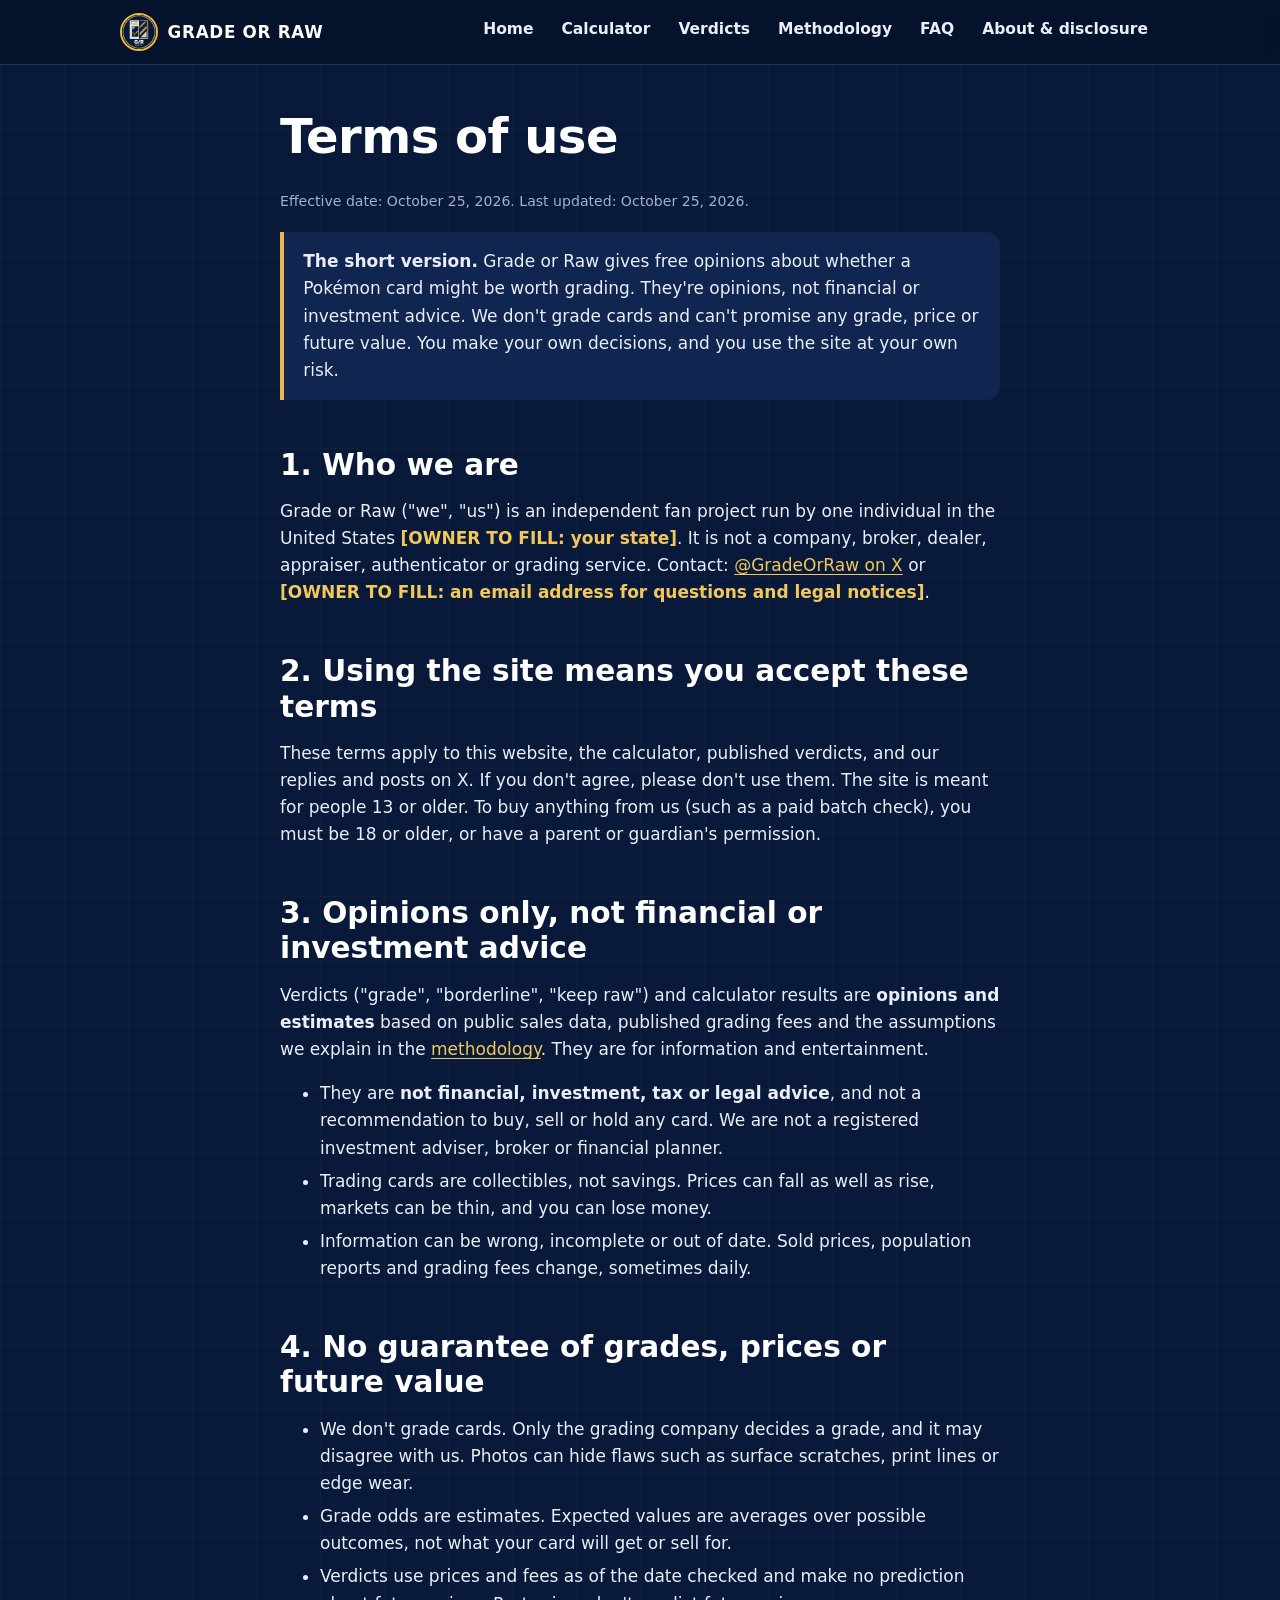
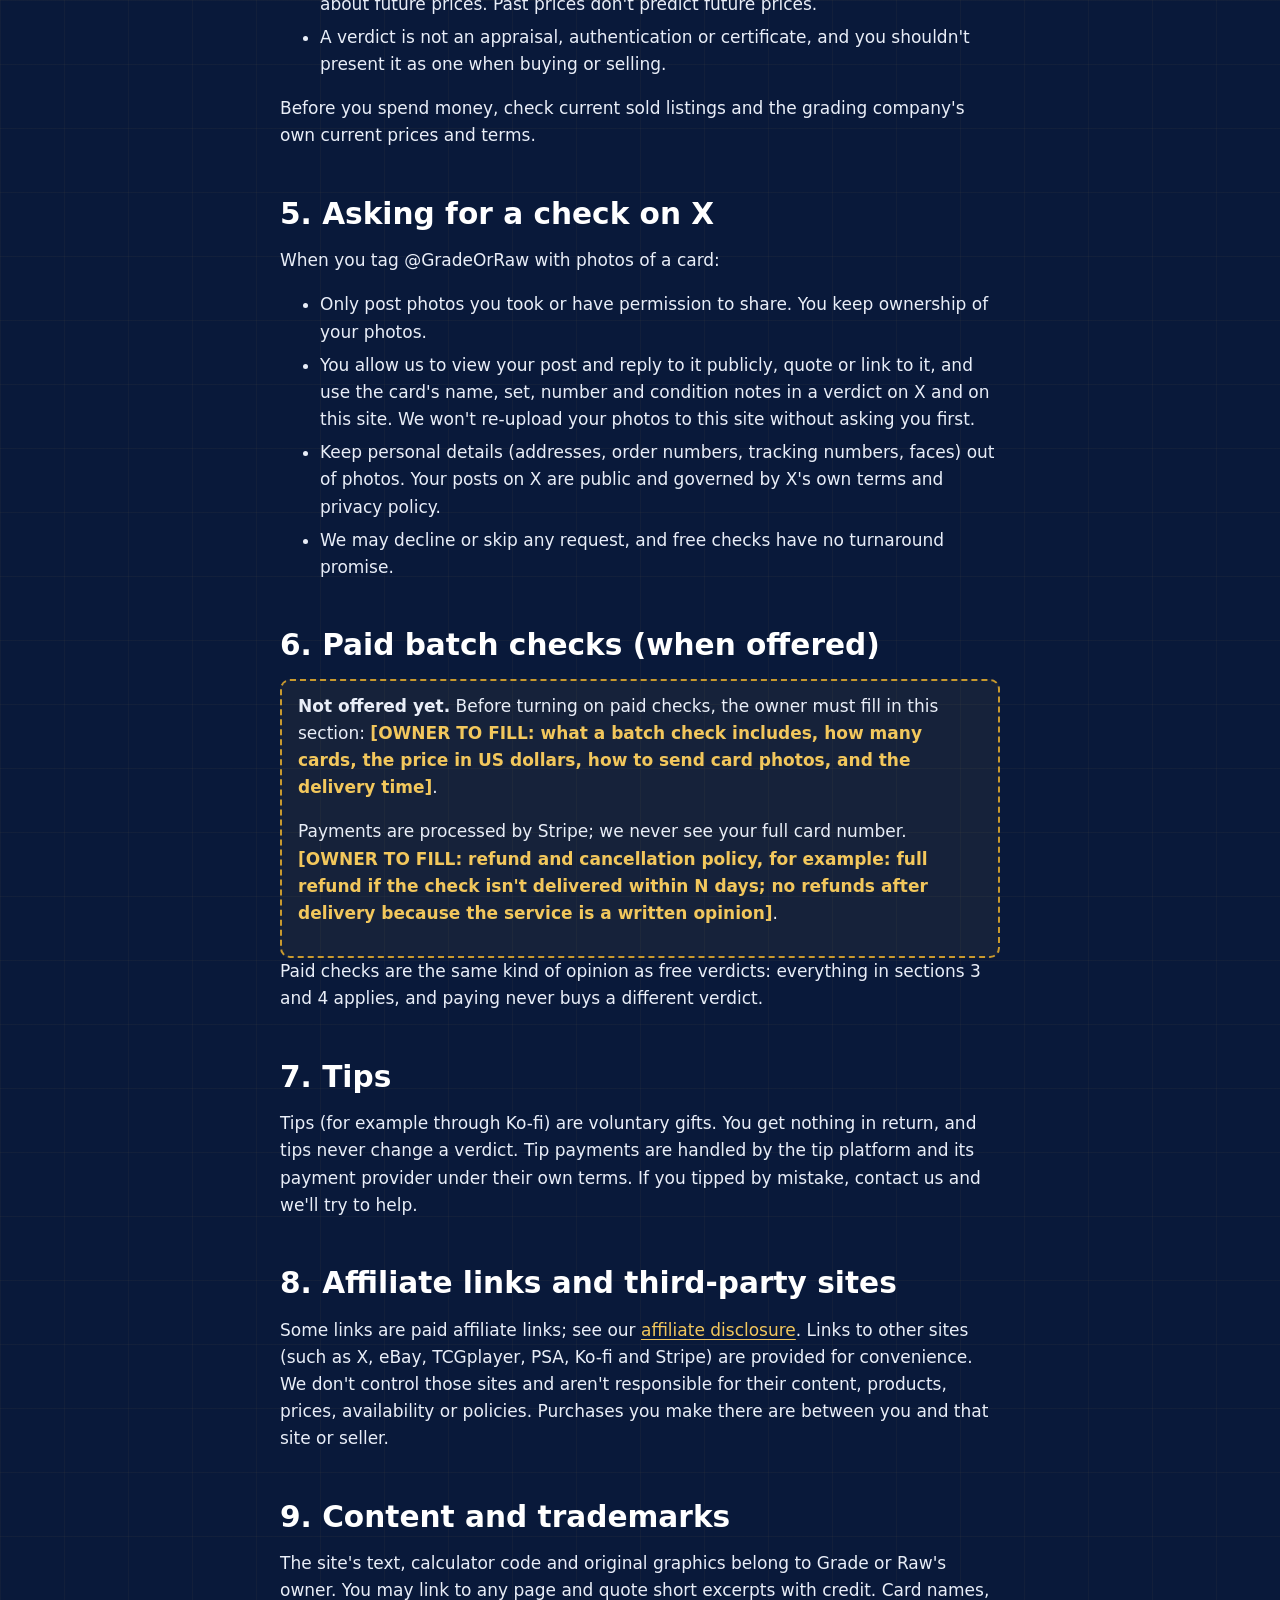
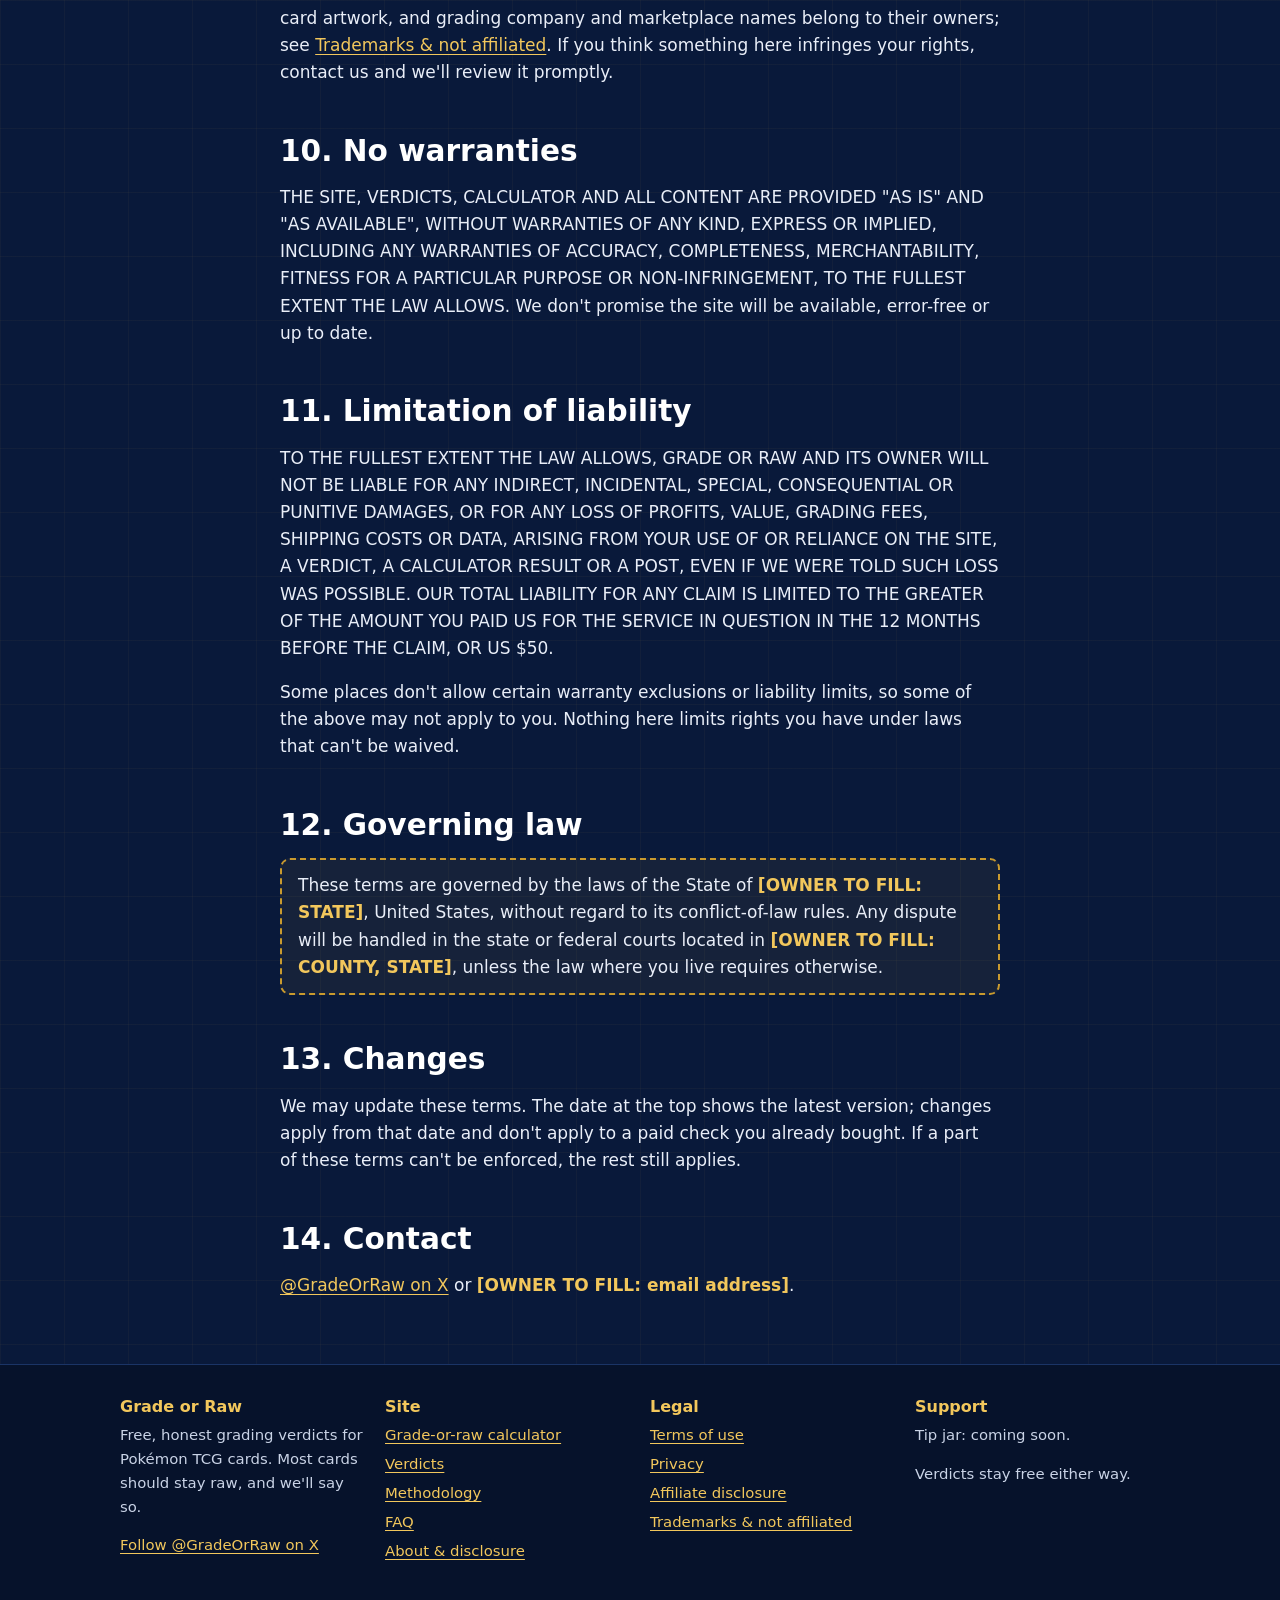
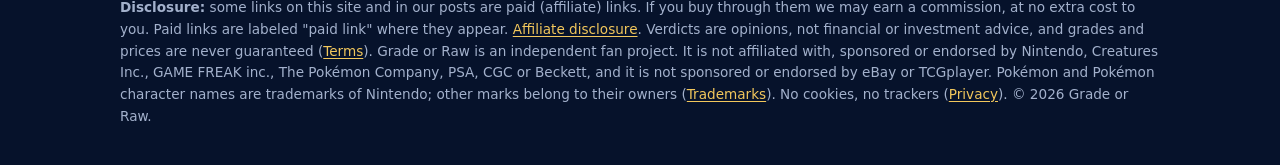
<file: terms.html>
<!doctype html>
<html lang="en" class="no-js">
<head>
<meta charset="utf-8">
<meta name="viewport" content="width=device-width, initial-scale=1">
<title>Terms of use | Grade or Raw</title>
<meta name="description" content="Grade or Raw terms of use: free opinions only, not financial or investment advice, no guarantee of grades or prices, no warranties, and limits on liability.">
<meta name="robots" content="index, follow, max-image-preview:large">
<link rel="canonical" href="https://gradeorraw.github.io/Gradeorraw/terms.html">
<meta name="theme-color" content="#09193a">
<meta name="color-scheme" content="dark">
<link rel="icon" type="image/png" sizes="32x32" href="assets/img/favicon-32.png">
<link rel="icon" type="image/png" sizes="192x192" href="assets/img/icon-192.png">
<link rel="apple-touch-icon" href="assets/img/apple-touch-icon.png">
<link rel="stylesheet" href="assets/css/style.css">
<link rel="alternate" type="text/plain" title="llms.txt" href="llms.txt">
<meta property="og:site_name" content="Grade or Raw">
<meta property="og:type" content="website">
<meta property="og:title" content="Terms of use | Grade or Raw">
<meta property="og:description" content="Grade or Raw terms of use: free opinions only, not financial or investment advice, no guarantee of grades or prices, no warranties, and limits on liability.">
<meta property="og:url" content="https://gradeorraw.github.io/Gradeorraw/terms.html">
<meta property="og:image" content="https://gradeorraw.github.io/Gradeorraw/assets/img/og-image.jpg">
<meta property="og:image:width" content="1200">
<meta property="og:image:height" content="630">
<meta property="og:image:alt" content="Grade or Raw: honest grading verdicts with real sold prices">
<meta property="og:locale" content="en_US">
<meta name="twitter:card" content="summary_large_image">
<meta name="twitter:site" content="@GradeOrRaw">
<meta name="twitter:creator" content="@GradeOrRaw">
<meta name="twitter:title" content="Terms of use | Grade or Raw">
<meta name="twitter:description" content="Grade or Raw terms of use: free opinions only, not financial or investment advice, no guarantee of grades or prices, no warranties, and limits on liability.">
<meta name="twitter:image" content="https://gradeorraw.github.io/Gradeorraw/assets/img/og-image.jpg">
<meta name="twitter:image:alt" content="Grade or Raw: honest grading verdicts with real sold prices">
<script type="application/ld+json">
{
  "@context": "https://schema.org",
  "@graph": [
    {
      "@type": "Organization",
      "@id": "https://gradeorraw.github.io/Gradeorraw/#organization",
      "name": "Grade or Raw",
      "url": "https://gradeorraw.github.io/Gradeorraw/",
      "logo": {
        "@type": "ImageObject",
        "url": "https://gradeorraw.github.io/Gradeorraw/assets/img/gradeorraw_avatar_400.png",
        "width": 400,
        "height": 400
      },
      "sameAs": [
        "https://x.com/GradeOrRaw"
      ]
    },
    {
      "@type": "WebSite",
      "@id": "https://gradeorraw.github.io/Gradeorraw/#website",
      "url": "https://gradeorraw.github.io/Gradeorraw/",
      "name": "Grade or Raw"
    },
    {
      "@type": "WebPage",
      "@id": "https://gradeorraw.github.io/Gradeorraw/terms.html#webpage",
      "url": "https://gradeorraw.github.io/Gradeorraw/terms.html",
      "name": "Terms of use | Grade or Raw",
      "description": "Grade or Raw terms of use: free opinions only, not financial or investment advice, no guarantee of grades or prices, no warranties, and limits on liability.",
      "isPartOf": {
        "@id": "https://gradeorraw.github.io/Gradeorraw/#website"
      },
      "publisher": {
        "@id": "https://gradeorraw.github.io/Gradeorraw/#organization"
      },
      "inLanguage": "en-US",
      "dateModified": "2026-10-25"
    },
    {
      "@type": "BreadcrumbList",
      "itemListElement": [
        {
          "@type": "ListItem",
          "position": 1,
          "name": "Home",
          "item": "https://gradeorraw.github.io/Gradeorraw/"
        },
        {
          "@type": "ListItem",
          "position": 2,
          "name": "Terms of use",
          "item": "https://gradeorraw.github.io/Gradeorraw/terms.html"
        }
      ]
    }
  ]
}
</script>
<script src="assets/js/config.js" defer></script>
<script src="assets/js/main.js" defer></script>
</head>
<body>
<a class="skip-link" href="#main">Skip to content</a>
<header class="site-header">
  <div class="container header-inner">
    <a class="brand" href="./"><img src="assets/img/gradeorraw_avatar_400.png" alt="" width="38" height="38"><span>Grade or Raw</span></a>
    <button class="nav-toggle" type="button" aria-expanded="false" aria-controls="site-nav">Menu</button>
    <nav id="site-nav" class="site-nav" aria-label="Main">
      <ul>
        <li><a href="./">Home</a></li>
        <li><a href="calculator.html">Calculator</a></li>
        <li><a href="verdicts.html">Verdicts</a></li>
        <li><a href="methodology.html">Methodology</a></li>
        <li><a href="faq.html">FAQ</a></li>
        <li><a href="about.html">About &amp; disclosure</a></li>
      </ul>
    </nav>
  </div>
</header>
<main id="main" tabindex="-1">
<div class="container narrow">
  <h1>Terms of use</h1>
  <p class="asof">Effective date: October 25, 2026. Last updated: October 25, 2026.</p>
  <div class="callout"><p><strong>The short version.</strong> Grade or Raw gives free opinions about whether a Pokémon card might be worth grading. They're opinions, not financial or investment advice. We don't grade cards and can't promise any grade, price or future value. You make your own decisions, and you use the site at your own risk.</p></div>

  <h2 id="who">1. Who we are</h2>
  <p>Grade or Raw ("we", "us") is an independent fan project run by one individual in the United States <strong class="todo">[OWNER TO FILL: your state]</strong>. It is not a company, broker, dealer, appraiser, authenticator or grading service. Contact: <a href="https://x.com/GradeOrRaw" rel="noopener">@GradeOrRaw on X</a> or <strong class="todo">[OWNER TO FILL: an email address for questions and legal notices]</strong>.</p>

  <h2 id="accept">2. Using the site means you accept these terms</h2>
  <p>These terms apply to this website, the calculator, published verdicts, and our replies and posts on X. If you don't agree, please don't use them. The site is meant for people 13 or older. To buy anything from us (such as a paid batch check), you must be 18 or older, or have a parent or guardian's permission.</p>

  <h2 id="opinions">3. Opinions only, not financial or investment advice</h2>
  <p>Verdicts ("grade", "borderline", "keep raw") and calculator results are <strong>opinions and estimates</strong> based on public sales data, published grading fees and the assumptions we explain in the <a href="methodology.html">methodology</a>. They are for information and entertainment.</p>
  <ul>
    <li>They are <strong>not financial, investment, tax or legal advice</strong>, and not a recommendation to buy, sell or hold any card. We are not a registered investment adviser, broker or financial planner.</li>
    <li>Trading cards are collectibles, not savings. Prices can fall as well as rise, markets can be thin, and you can lose money.</li>
    <li>Information can be wrong, incomplete or out of date. Sold prices, population reports and grading fees change, sometimes daily.</li>
  </ul>

  <h2 id="no-guarantee">4. No guarantee of grades, prices or future value</h2>
  <ul>
    <li>We don't grade cards. Only the grading company decides a grade, and it may disagree with us. Photos can hide flaws such as surface scratches, print lines or edge wear.</li>
    <li>Grade odds are estimates. Expected values are averages over possible outcomes, not what your card will get or sell for.</li>
    <li>Verdicts use prices and fees as of the date checked and make no prediction about future prices. Past prices don't predict future prices.</li>
    <li>A verdict is not an appraisal, authentication or certificate, and you shouldn't present it as one when buying or selling.</li>
  </ul>
  <p>Before you spend money, check current sold listings and the grading company's own current prices and terms.</p>

  <h2 id="submissions">5. Asking for a check on X</h2>
  <p>When you tag @GradeOrRaw with photos of a card:</p>
  <ul>
    <li>Only post photos you took or have permission to share. You keep ownership of your photos.</li>
    <li>You allow us to view your post and reply to it publicly, quote or link to it, and use the card's name, set, number and condition notes in a verdict on X and on this site. We won't re-upload your photos to this site without asking you first.</li>
    <li>Keep personal details (addresses, order numbers, tracking numbers, faces) out of photos. Your posts on X are public and governed by X's own terms and privacy policy.</li>
    <li>We may decline or skip any request, and free checks have no turnaround promise.</li>
  </ul>

  <h2 id="paid">6. Paid batch checks (when offered)</h2>
  <div class="placeholder">
    <p><strong>Not offered yet.</strong> Before turning on paid checks, the owner must fill in this section: <strong class="todo">[OWNER TO FILL: what a batch check includes, how many cards, the price in US dollars, how to send card photos, and the delivery time]</strong>.</p>
    <p>Payments are processed by Stripe; we never see your full card number. <strong class="todo">[OWNER TO FILL: refund and cancellation policy, for example: full refund if the check isn't delivered within N days; no refunds after delivery because the service is a written opinion]</strong>.</p>
  </div>
  <p>Paid checks are the same kind of opinion as free verdicts: everything in sections 3 and 4 applies, and paying never buys a different verdict.</p>

  <h2 id="tips">7. Tips</h2>
  <p>Tips (for example through Ko-fi) are voluntary gifts. You get nothing in return, and tips never change a verdict. Tip payments are handled by the tip platform and its payment provider under their own terms. If you tipped by mistake, contact us and we'll try to help.</p>

  <h2 id="affiliate">8. Affiliate links and third-party sites</h2>
  <p>Some links are paid affiliate links; see our <a href="disclosure.html">affiliate disclosure</a>. Links to other sites (such as X, eBay, TCGplayer, PSA, Ko-fi and Stripe) are provided for convenience. We don't control those sites and aren't responsible for their content, products, prices, availability or policies. Purchases you make there are between you and that site or seller.</p>

  <h2 id="ip">9. Content and trademarks</h2>
  <p>The site's text, calculator code and original graphics belong to Grade or Raw's owner. You may link to any page and quote short excerpts with credit. Card names, card artwork, and grading company and marketplace names belong to their owners; see <a href="trademarks.html">Trademarks &amp; not affiliated</a>. If you think something here infringes your rights, contact us and we'll review it promptly.</p>

  <h2 id="warranty">10. No warranties</h2>
  <p>THE SITE, VERDICTS, CALCULATOR AND ALL CONTENT ARE PROVIDED "AS IS" AND "AS AVAILABLE", WITHOUT WARRANTIES OF ANY KIND, EXPRESS OR IMPLIED, INCLUDING ANY WARRANTIES OF ACCURACY, COMPLETENESS, MERCHANTABILITY, FITNESS FOR A PARTICULAR PURPOSE OR NON-INFRINGEMENT, TO THE FULLEST EXTENT THE LAW ALLOWS. We don't promise the site will be available, error-free or up to date.</p>

  <h2 id="liability">11. Limitation of liability</h2>
  <p>TO THE FULLEST EXTENT THE LAW ALLOWS, GRADE OR RAW AND ITS OWNER WILL NOT BE LIABLE FOR ANY INDIRECT, INCIDENTAL, SPECIAL, CONSEQUENTIAL OR PUNITIVE DAMAGES, OR FOR ANY LOSS OF PROFITS, VALUE, GRADING FEES, SHIPPING COSTS OR DATA, ARISING FROM YOUR USE OF OR RELIANCE ON THE SITE, A VERDICT, A CALCULATOR RESULT OR A POST, EVEN IF WE WERE TOLD SUCH LOSS WAS POSSIBLE. OUR TOTAL LIABILITY FOR ANY CLAIM IS LIMITED TO THE GREATER OF THE AMOUNT YOU PAID US FOR THE SERVICE IN QUESTION IN THE 12 MONTHS BEFORE THE CLAIM, OR US $50.</p>
  <p>Some places don't allow certain warranty exclusions or liability limits, so some of the above may not apply to you. Nothing here limits rights you have under laws that can't be waived.</p>

  <h2 id="law">12. Governing law</h2>
  <p class="placeholder">These terms are governed by the laws of the State of <strong class="todo">[OWNER TO FILL: STATE]</strong>, United States, without regard to its conflict-of-law rules. Any dispute will be handled in the state or federal courts located in <strong class="todo">[OWNER TO FILL: COUNTY, STATE]</strong>, unless the law where you live requires otherwise.</p>

  <h2 id="changes">13. Changes</h2>
  <p>We may update these terms. The date at the top shows the latest version; changes apply from that date and don't apply to a paid check you already bought. If a part of these terms can't be enforced, the rest still applies.</p>

  <h2 id="contact">14. Contact</h2>
  <p><a href="https://x.com/GradeOrRaw" rel="noopener">@GradeOrRaw on X</a> or <strong class="todo">[OWNER TO FILL: email address]</strong>.</p>
</div>
</main>
<footer class="site-footer">
  <div class="container">
    <div class="footer-grid">
      <section aria-labelledby="f-about">
        <h2 id="f-about">Grade or Raw</h2>
        <p>Free, honest grading verdicts for Pokémon TCG cards. Most cards should stay raw, and we'll say so.</p>
        <p><a href="https://x.com/GradeOrRaw" rel="me noopener">Follow @GradeOrRaw on X</a></p>
      </section>
      <section aria-labelledby="f-links">
        <h2 id="f-links">Site</h2>
        <ul>
          <li><a href="calculator.html">Grade-or-raw calculator</a></li>
          <li><a href="verdicts.html">Verdicts</a></li>
          <li><a href="methodology.html">Methodology</a></li>
          <li><a href="faq.html">FAQ</a></li>
          <li><a href="about.html">About &amp; disclosure</a></li>
        </ul>
      </section>
      <section aria-labelledby="f-legal">
        <h2 id="f-legal">Legal</h2>
        <ul>
          <li><a href="terms.html">Terms of use</a></li>
          <li><a href="privacy.html">Privacy</a></li>
          <li><a href="disclosure.html">Affiliate disclosure</a></li>
          <li><a href="trademarks.html">Trademarks &amp; not affiliated</a></li>
        </ul>
      </section>
      <section aria-labelledby="f-support">
        <h2 id="f-support">Support</h2>
        <!-- PLACEHOLDER: TIP LINK. Set tipUrl in assets/js/config.js -->
        <p data-config-link="tipUrl"><a href="about.html#support" hidden>Leave a tip</a><span class="pending">Tip jar: coming soon.</span></p>
        <p>Verdicts stay free either way.</p>
      </section>
    </div>
    <p class="fine"><strong>Disclosure:</strong> some links on this site and in our posts are paid (affiliate) links. If you buy through them we may earn a commission, at no extra cost to you. Paid links are labeled "paid link" where they appear. <a href="disclosure.html">Affiliate disclosure</a>.
    Verdicts are opinions, not financial or investment advice, and grades and prices are never guaranteed (<a href="terms.html">Terms</a>).
    Grade or Raw is an independent fan project. It is not affiliated with, sponsored or endorsed by Nintendo, Creatures Inc., GAME FREAK inc., The Pokémon Company, PSA, CGC or Beckett, and it is not sponsored or endorsed by eBay or TCGplayer. Pokémon and Pokémon character names are trademarks of Nintendo; other marks belong to their owners (<a href="trademarks.html">Trademarks</a>).
    No cookies, no trackers (<a href="privacy.html">Privacy</a>). © <span id="year">2026</span> Grade or Raw.</p>
  </div>
</footer>
</body>
</html>
</file>
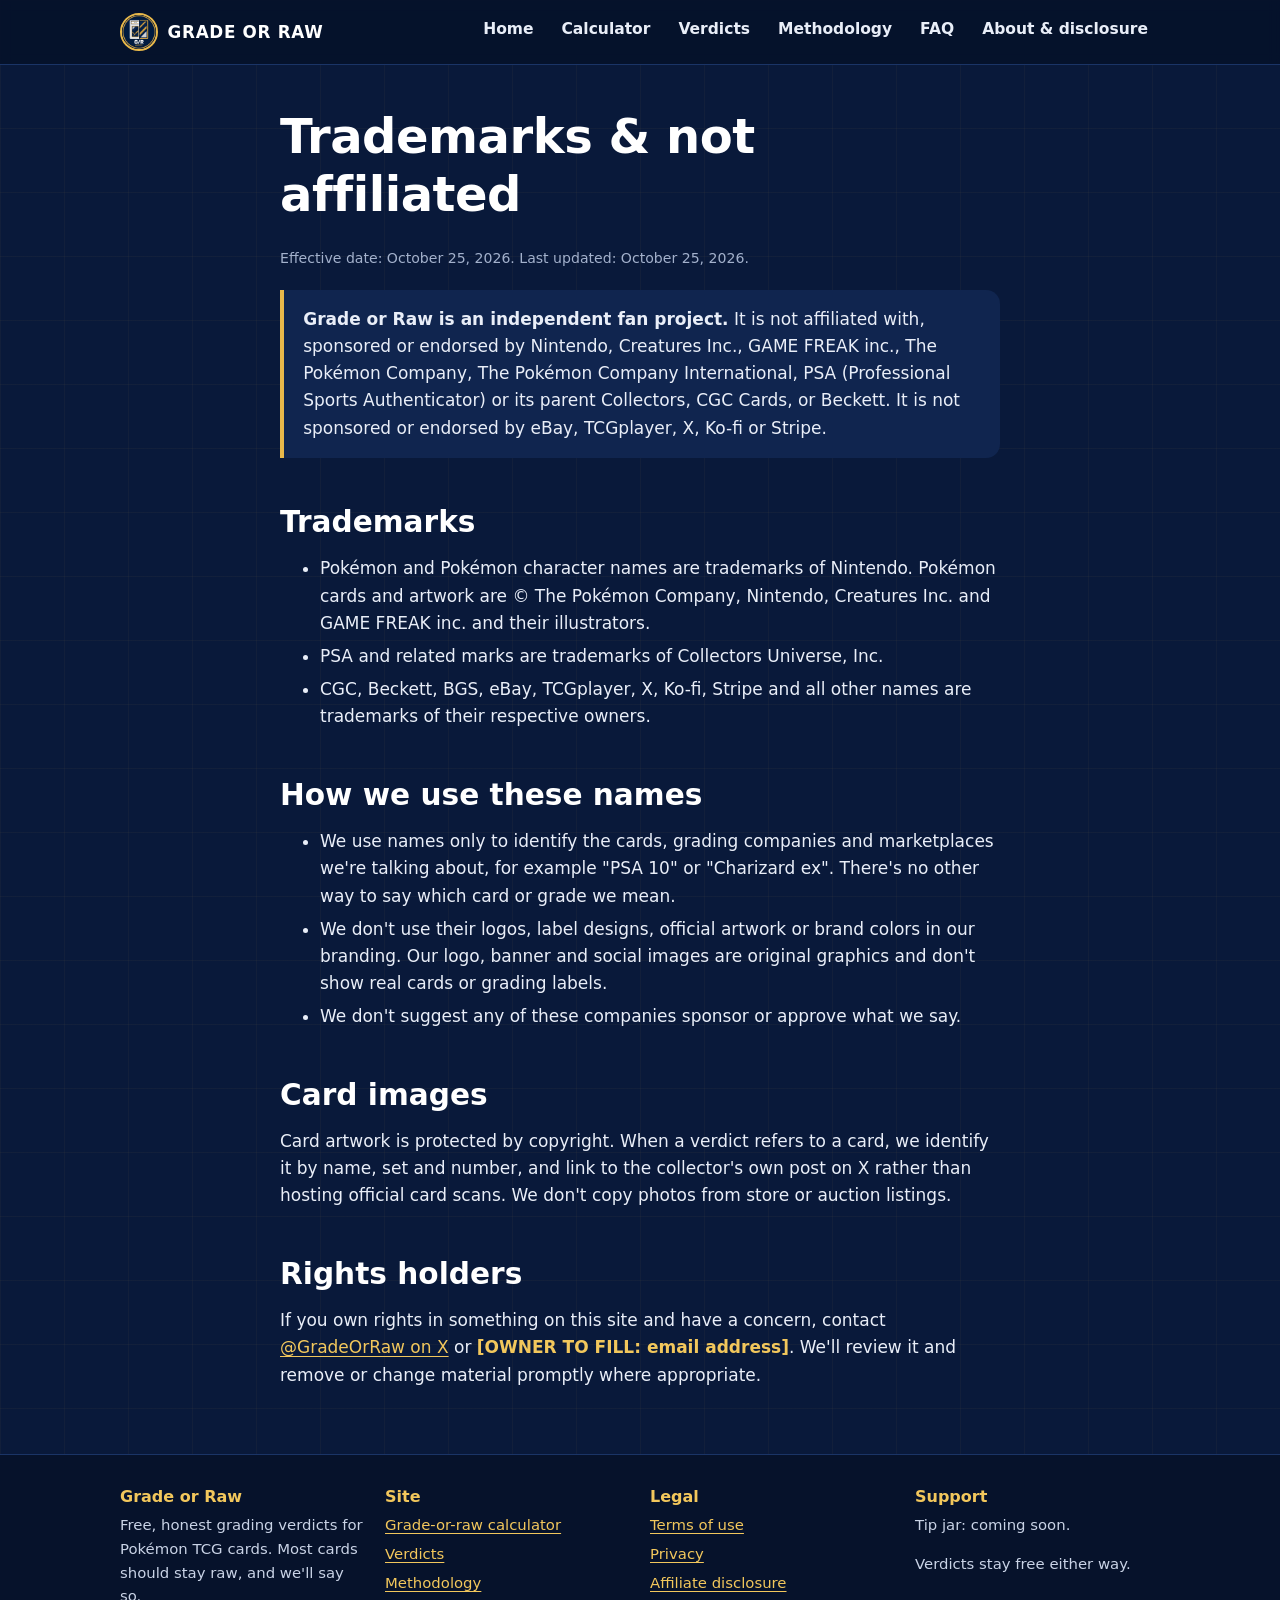
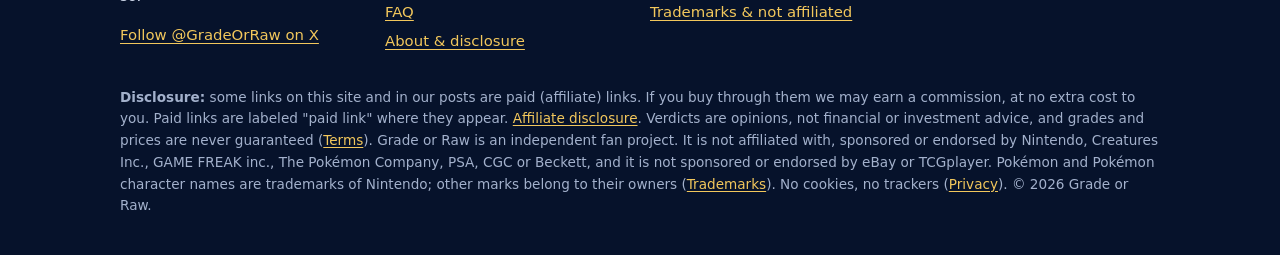
<file: trademarks.html>
<!doctype html>
<html lang="en" class="no-js">
<head>
<meta charset="utf-8">
<meta name="viewport" content="width=device-width, initial-scale=1">
<title>Trademarks and not-affiliated notice | Grade or Raw</title>
<meta name="description" content="Grade or Raw is an independent fan project, not affiliated with or endorsed by Nintendo, The Pokémon Company, PSA, CGC, Beckett, eBay or TCGplayer. How we use their names.">
<meta name="robots" content="index, follow, max-image-preview:large">
<link rel="canonical" href="https://gradeorraw.github.io/Gradeorraw/trademarks.html">
<meta name="theme-color" content="#09193a">
<meta name="color-scheme" content="dark">
<link rel="icon" type="image/png" sizes="32x32" href="assets/img/favicon-32.png">
<link rel="icon" type="image/png" sizes="192x192" href="assets/img/icon-192.png">
<link rel="apple-touch-icon" href="assets/img/apple-touch-icon.png">
<link rel="stylesheet" href="assets/css/style.css">
<link rel="alternate" type="text/plain" title="llms.txt" href="llms.txt">
<meta property="og:site_name" content="Grade or Raw">
<meta property="og:type" content="website">
<meta property="og:title" content="Trademarks and not-affiliated notice | Grade or Raw">
<meta property="og:description" content="Grade or Raw is an independent fan project, not affiliated with or endorsed by Nintendo, The Pokémon Company, PSA, CGC, Beckett, eBay or TCGplayer. How we use their names.">
<meta property="og:url" content="https://gradeorraw.github.io/Gradeorraw/trademarks.html">
<meta property="og:image" content="https://gradeorraw.github.io/Gradeorraw/assets/img/og-image.jpg">
<meta property="og:image:width" content="1200">
<meta property="og:image:height" content="630">
<meta property="og:image:alt" content="Grade or Raw: honest grading verdicts with real sold prices">
<meta property="og:locale" content="en_US">
<meta name="twitter:card" content="summary_large_image">
<meta name="twitter:site" content="@GradeOrRaw">
<meta name="twitter:creator" content="@GradeOrRaw">
<meta name="twitter:title" content="Trademarks and not-affiliated notice | Grade or Raw">
<meta name="twitter:description" content="Grade or Raw is an independent fan project, not affiliated with or endorsed by Nintendo, The Pokémon Company, PSA, CGC, Beckett, eBay or TCGplayer. How we use their names.">
<meta name="twitter:image" content="https://gradeorraw.github.io/Gradeorraw/assets/img/og-image.jpg">
<meta name="twitter:image:alt" content="Grade or Raw: honest grading verdicts with real sold prices">
<script type="application/ld+json">
{
  "@context": "https://schema.org",
  "@graph": [
    {
      "@type": "Organization",
      "@id": "https://gradeorraw.github.io/Gradeorraw/#organization",
      "name": "Grade or Raw",
      "url": "https://gradeorraw.github.io/Gradeorraw/",
      "logo": {
        "@type": "ImageObject",
        "url": "https://gradeorraw.github.io/Gradeorraw/assets/img/gradeorraw_avatar_400.png",
        "width": 400,
        "height": 400
      },
      "sameAs": [
        "https://x.com/GradeOrRaw"
      ]
    },
    {
      "@type": "WebSite",
      "@id": "https://gradeorraw.github.io/Gradeorraw/#website",
      "url": "https://gradeorraw.github.io/Gradeorraw/",
      "name": "Grade or Raw"
    },
    {
      "@type": "WebPage",
      "@id": "https://gradeorraw.github.io/Gradeorraw/trademarks.html#webpage",
      "url": "https://gradeorraw.github.io/Gradeorraw/trademarks.html",
      "name": "Trademarks and not-affiliated notice | Grade or Raw",
      "description": "Grade or Raw is an independent fan project, not affiliated with or endorsed by Nintendo, The Pokémon Company, PSA, CGC, Beckett, eBay or TCGplayer. How we use their names.",
      "isPartOf": {
        "@id": "https://gradeorraw.github.io/Gradeorraw/#website"
      },
      "publisher": {
        "@id": "https://gradeorraw.github.io/Gradeorraw/#organization"
      },
      "inLanguage": "en-US",
      "dateModified": "2026-10-25"
    },
    {
      "@type": "BreadcrumbList",
      "itemListElement": [
        {
          "@type": "ListItem",
          "position": 1,
          "name": "Home",
          "item": "https://gradeorraw.github.io/Gradeorraw/"
        },
        {
          "@type": "ListItem",
          "position": 2,
          "name": "Trademarks & not affiliated",
          "item": "https://gradeorraw.github.io/Gradeorraw/trademarks.html"
        }
      ]
    }
  ]
}
</script>
<script src="assets/js/config.js" defer></script>
<script src="assets/js/main.js" defer></script>
</head>
<body>
<a class="skip-link" href="#main">Skip to content</a>
<header class="site-header">
  <div class="container header-inner">
    <a class="brand" href="./"><img src="assets/img/gradeorraw_avatar_400.png" alt="" width="38" height="38"><span>Grade or Raw</span></a>
    <button class="nav-toggle" type="button" aria-expanded="false" aria-controls="site-nav">Menu</button>
    <nav id="site-nav" class="site-nav" aria-label="Main">
      <ul>
        <li><a href="./">Home</a></li>
        <li><a href="calculator.html">Calculator</a></li>
        <li><a href="verdicts.html">Verdicts</a></li>
        <li><a href="methodology.html">Methodology</a></li>
        <li><a href="faq.html">FAQ</a></li>
        <li><a href="about.html">About &amp; disclosure</a></li>
      </ul>
    </nav>
  </div>
</header>
<main id="main" tabindex="-1">
<div class="container narrow">
  <h1>Trademarks &amp; not affiliated</h1>
  <p class="asof">Effective date: October 25, 2026. Last updated: October 25, 2026.</p>
  <div class="callout"><p><strong>Grade or Raw is an independent fan project.</strong> It is not affiliated with, sponsored or endorsed by Nintendo, Creatures Inc., GAME FREAK inc., The Pokémon Company, The Pokémon Company International, PSA (Professional Sports Authenticator) or its parent Collectors, CGC Cards, or Beckett. It is not sponsored or endorsed by eBay, TCGplayer, X, Ko-fi or Stripe.</p></div>

  <h2 id="marks">Trademarks</h2>
  <ul>
    <li>Pokémon and Pokémon character names are trademarks of Nintendo. Pokémon cards and artwork are © The Pokémon Company, Nintendo, Creatures Inc. and GAME FREAK inc. and their illustrators.</li>
    <li>PSA and related marks are trademarks of Collectors Universe, Inc.</li>
    <li>CGC, Beckett, BGS, eBay, TCGplayer, X, Ko-fi, Stripe and all other names are trademarks of their respective owners.</li>
  </ul>

  <h2 id="how">How we use these names</h2>
  <ul>
    <li>We use names only to identify the cards, grading companies and marketplaces we're talking about, for example "PSA 10" or "Charizard ex". There's no other way to say which card or grade we mean.</li>
    <li>We don't use their logos, label designs, official artwork or brand colors in our branding. Our logo, banner and social images are original graphics and don't show real cards or grading labels.</li>
    <li>We don't suggest any of these companies sponsor or approve what we say.</li>
  </ul>

  <h2 id="images">Card images</h2>
  <p>Card artwork is protected by copyright. When a verdict refers to a card, we identify it by name, set and number, and link to the collector's own post on X rather than hosting official card scans. We don't copy photos from store or auction listings.</p>

  <h2 id="contact">Rights holders</h2>
  <p>If you own rights in something on this site and have a concern, contact <a href="https://x.com/GradeOrRaw" rel="noopener">@GradeOrRaw on X</a> or <strong class="todo">[OWNER TO FILL: email address]</strong>. We'll review it and remove or change material promptly where appropriate.</p>
</div>
</main>
<footer class="site-footer">
  <div class="container">
    <div class="footer-grid">
      <section aria-labelledby="f-about">
        <h2 id="f-about">Grade or Raw</h2>
        <p>Free, honest grading verdicts for Pokémon TCG cards. Most cards should stay raw, and we'll say so.</p>
        <p><a href="https://x.com/GradeOrRaw" rel="me noopener">Follow @GradeOrRaw on X</a></p>
      </section>
      <section aria-labelledby="f-links">
        <h2 id="f-links">Site</h2>
        <ul>
          <li><a href="calculator.html">Grade-or-raw calculator</a></li>
          <li><a href="verdicts.html">Verdicts</a></li>
          <li><a href="methodology.html">Methodology</a></li>
          <li><a href="faq.html">FAQ</a></li>
          <li><a href="about.html">About &amp; disclosure</a></li>
        </ul>
      </section>
      <section aria-labelledby="f-legal">
        <h2 id="f-legal">Legal</h2>
        <ul>
          <li><a href="terms.html">Terms of use</a></li>
          <li><a href="privacy.html">Privacy</a></li>
          <li><a href="disclosure.html">Affiliate disclosure</a></li>
          <li><a href="trademarks.html">Trademarks &amp; not affiliated</a></li>
        </ul>
      </section>
      <section aria-labelledby="f-support">
        <h2 id="f-support">Support</h2>
        <!-- PLACEHOLDER: TIP LINK. Set tipUrl in assets/js/config.js -->
        <p data-config-link="tipUrl"><a href="about.html#support" hidden>Leave a tip</a><span class="pending">Tip jar: coming soon.</span></p>
        <p>Verdicts stay free either way.</p>
      </section>
    </div>
    <p class="fine"><strong>Disclosure:</strong> some links on this site and in our posts are paid (affiliate) links. If you buy through them we may earn a commission, at no extra cost to you. Paid links are labeled "paid link" where they appear. <a href="disclosure.html">Affiliate disclosure</a>.
    Verdicts are opinions, not financial or investment advice, and grades and prices are never guaranteed (<a href="terms.html">Terms</a>).
    Grade or Raw is an independent fan project. It is not affiliated with, sponsored or endorsed by Nintendo, Creatures Inc., GAME FREAK inc., The Pokémon Company, PSA, CGC or Beckett, and it is not sponsored or endorsed by eBay or TCGplayer. Pokémon and Pokémon character names are trademarks of Nintendo; other marks belong to their owners (<a href="trademarks.html">Trademarks</a>).
    No cookies, no trackers (<a href="privacy.html">Privacy</a>). © <span id="year">2026</span> Grade or Raw.</p>
  </div>
</footer>
</body>
</html>
</file>
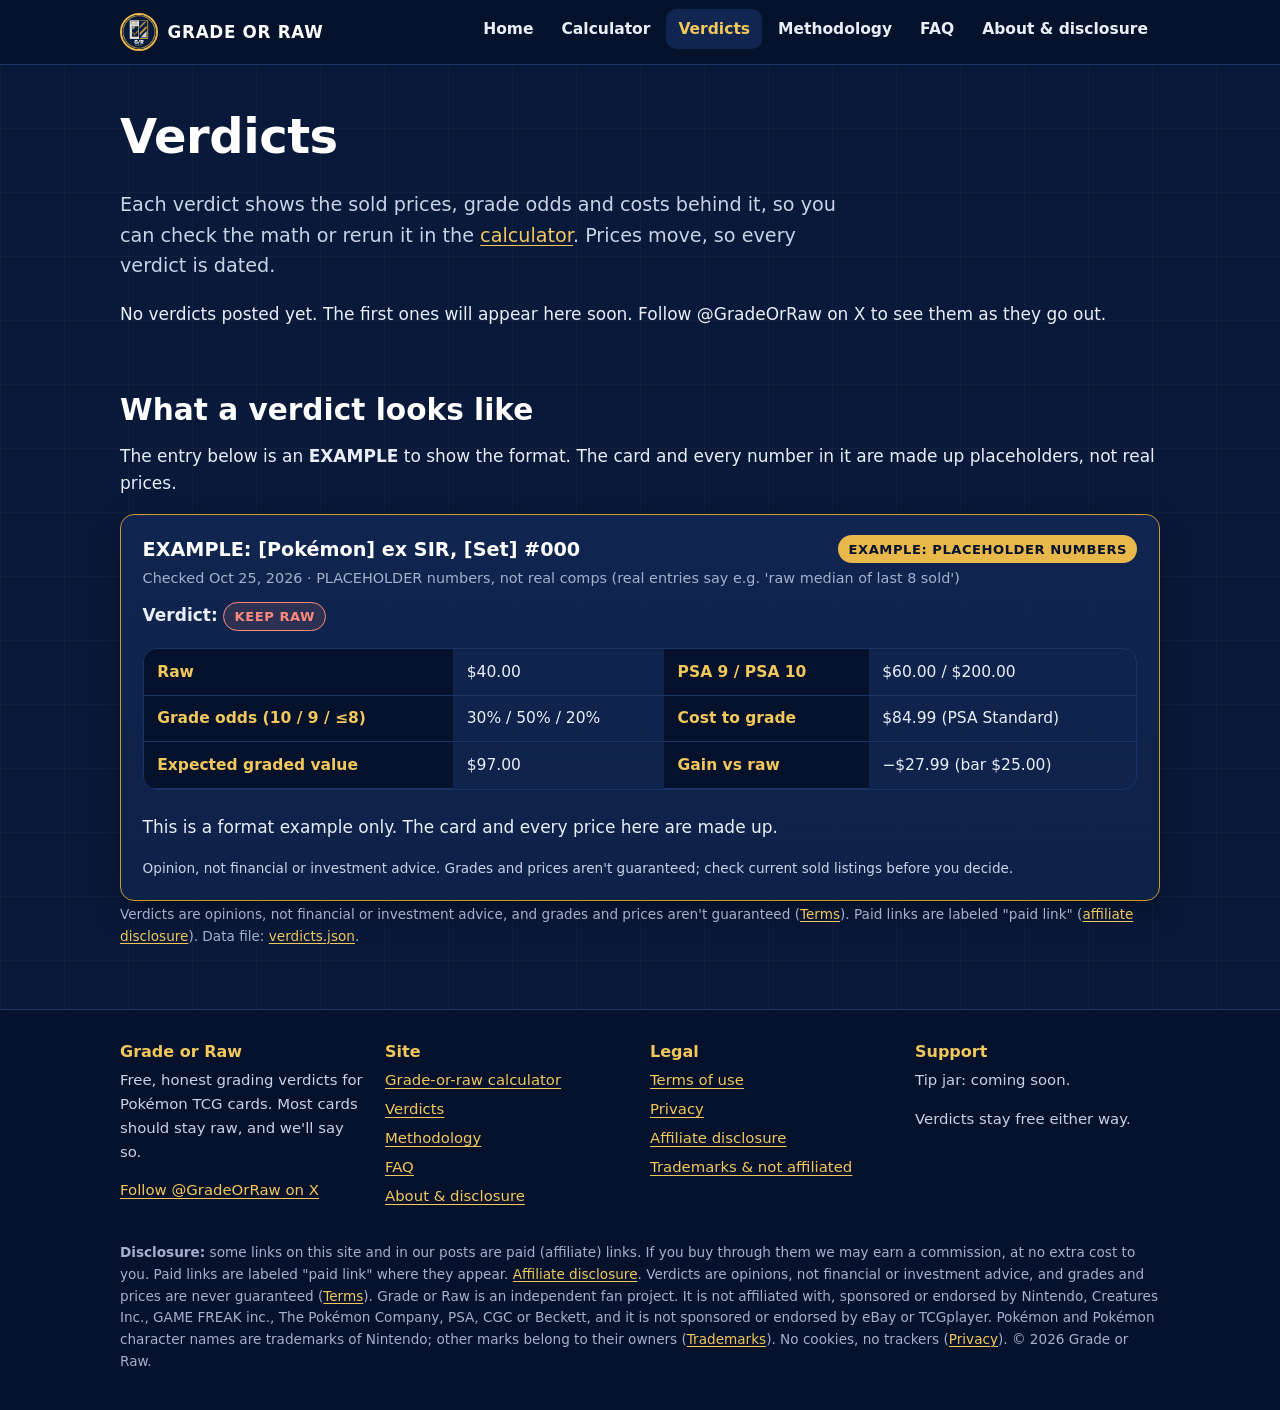
<file: verdicts.html>
<!doctype html>
<html lang="en" class="no-js">
<head>
<meta charset="utf-8">
<meta name="viewport" content="width=device-width, initial-scale=1">
<title>Grade or Raw verdicts: Pokémon card grading calls with the math shown</title>
<meta name="description" content="Published grade-or-keep-raw verdicts for Pokémon TCG cards, each with raw, PSA 9 and PSA 10 sold prices, grade odds, costs, the expected gain, and a grade, borderline or keep raw verdict.">
<meta name="robots" content="index, follow, max-image-preview:large">
<link rel="canonical" href="https://gradeorraw.github.io/Gradeorraw/verdicts.html">
<meta name="theme-color" content="#09193a">
<meta name="color-scheme" content="dark">
<link rel="icon" type="image/png" sizes="32x32" href="assets/img/favicon-32.png">
<link rel="icon" type="image/png" sizes="192x192" href="assets/img/icon-192.png">
<link rel="apple-touch-icon" href="assets/img/apple-touch-icon.png">
<link rel="stylesheet" href="assets/css/style.css">
<link rel="alternate" type="text/plain" title="llms.txt" href="llms.txt">
<meta property="og:site_name" content="Grade or Raw">
<meta property="og:type" content="website">
<meta property="og:title" content="Grade or Raw verdicts: Pokémon card grading calls with the math shown">
<meta property="og:description" content="Published grade-or-keep-raw verdicts for Pokémon TCG cards, each with raw, PSA 9 and PSA 10 sold prices, grade odds, costs, the expected gain, and a grade, borderline or keep raw verdict.">
<meta property="og:url" content="https://gradeorraw.github.io/Gradeorraw/verdicts.html">
<meta property="og:image" content="https://gradeorraw.github.io/Gradeorraw/assets/img/og-image.jpg">
<meta property="og:image:width" content="1200">
<meta property="og:image:height" content="630">
<meta property="og:image:alt" content="Grade or Raw: honest grading verdicts with real sold prices">
<meta property="og:locale" content="en_US">
<meta name="twitter:card" content="summary_large_image">
<meta name="twitter:site" content="@GradeOrRaw">
<meta name="twitter:creator" content="@GradeOrRaw">
<meta name="twitter:title" content="Grade or Raw verdicts: Pokémon card grading calls with the math shown">
<meta name="twitter:description" content="Published grade-or-keep-raw verdicts for Pokémon TCG cards, each with raw, PSA 9 and PSA 10 sold prices, grade odds, costs, the expected gain, and a grade, borderline or keep raw verdict.">
<meta name="twitter:image" content="https://gradeorraw.github.io/Gradeorraw/assets/img/og-image.jpg">
<meta name="twitter:image:alt" content="Grade or Raw: honest grading verdicts with real sold prices">
<script type="application/ld+json">
{
  "@context": "https://schema.org",
  "@graph": [
    {
      "@type": "Organization",
      "@id": "https://gradeorraw.github.io/Gradeorraw/#organization",
      "name": "Grade or Raw",
      "url": "https://gradeorraw.github.io/Gradeorraw/",
      "logo": {
        "@type": "ImageObject",
        "url": "https://gradeorraw.github.io/Gradeorraw/assets/img/gradeorraw_avatar_400.png",
        "width": 400,
        "height": 400
      },
      "image": "https://gradeorraw.github.io/Gradeorraw/assets/img/og-image.jpg",
      "sameAs": [
        "https://x.com/GradeOrRaw"
      ],
      "description": "Free, honest grade-or-keep-raw verdicts for Pokémon TCG cards, with the math shown."
    },
    {
      "@type": "WebSite",
      "@id": "https://gradeorraw.github.io/Gradeorraw/#website",
      "url": "https://gradeorraw.github.io/Gradeorraw/",
      "name": "Grade or Raw"
    },
    {
      "@type": "CollectionPage",
      "@id": "https://gradeorraw.github.io/Gradeorraw/verdicts.html#webpage",
      "url": "https://gradeorraw.github.io/Gradeorraw/verdicts.html",
      "name": "Grade or Raw verdicts: Pokémon card grading calls with the math shown",
      "description": "Published grade-or-keep-raw verdicts for Pokémon TCG cards, each with raw, PSA 9 and PSA 10 sold prices, grade odds, costs, the expected gain, and a grade, borderline or keep raw verdict.",
      "isPartOf": {
        "@id": "https://gradeorraw.github.io/Gradeorraw/#website"
      },
      "publisher": {
        "@id": "https://gradeorraw.github.io/Gradeorraw/#organization"
      },
      "inLanguage": "en-US",
      "dateModified": "2026-10-25",
      "primaryImageOfPage": {
        "@type": "ImageObject",
        "url": "https://gradeorraw.github.io/Gradeorraw/assets/img/og-image.jpg"
      }
    },
    {
      "@type": "BreadcrumbList",
      "itemListElement": [
        {
          "@type": "ListItem",
          "position": 1,
          "name": "Home",
          "item": "https://gradeorraw.github.io/Gradeorraw/"
        },
        {
          "@type": "ListItem",
          "position": 2,
          "name": "Verdicts",
          "item": "https://gradeorraw.github.io/Gradeorraw/verdicts.html"
        }
      ]
    }
  ]
}
</script>
<script src="assets/js/config.js" defer></script>
<script src="assets/js/main.js" defer></script>
<script src="assets/js/grade-core.js" defer></script>
<script src="assets/js/verdicts.js" defer></script>
</head>
<body>
<a class="skip-link" href="#main">Skip to content</a>
<header class="site-header">
  <div class="container header-inner">
    <a class="brand" href="./"><img src="assets/img/gradeorraw_avatar_400.png" alt="" width="38" height="38"><span>Grade or Raw</span></a>
    <button class="nav-toggle" type="button" aria-expanded="false" aria-controls="site-nav">Menu</button>
    <nav id="site-nav" class="site-nav" aria-label="Main">
      <ul>
        <li><a href="./">Home</a></li>
        <li><a href="calculator.html">Calculator</a></li>
        <li><a href="verdicts.html" aria-current="page">Verdicts</a></li>
        <li><a href="methodology.html">Methodology</a></li>
        <li><a href="faq.html">FAQ</a></li>
        <li><a href="about.html">About &amp; disclosure</a></li>
      </ul>
    </nav>
  </div>
</header>
<main id="main" tabindex="-1">
<div class="container">
  <h1>Verdicts</h1>
  <p class="lead">Each verdict shows the sold prices, grade odds and costs behind it, so you can check the math or rerun it in the <a href="calculator.html">calculator</a>. Prices move, so every verdict is dated.</p>
  <p id="verdict-status" role="status">Loading verdicts…</p>
  <noscript><p class="callout">This list needs JavaScript. The raw data is in <a href="verdicts.json">verdicts.json</a>.</p></noscript>
  <div id="verdict-list" class="grid"></div>

  <section aria-labelledby="ex-h">
    <h2 id="ex-h">What a verdict looks like</h2>
    <p>The entry below is an <strong>EXAMPLE</strong> to show the format. The card and every number in it are made up placeholders, not real prices.</p>
    <div id="example-list" class="grid"></div>
  </section>
  <p class="hint">Verdicts are opinions, not financial or investment advice, and grades and prices aren't guaranteed (<a href="terms.html">Terms</a>). Paid links are labeled "paid link" (<a href="disclosure.html">affiliate disclosure</a>). Data file: <a href="verdicts.json">verdicts.json</a>.</p>
</div>
</main>
<footer class="site-footer">
  <div class="container">
    <div class="footer-grid">
      <section aria-labelledby="f-about">
        <h2 id="f-about">Grade or Raw</h2>
        <p>Free, honest grading verdicts for Pokémon TCG cards. Most cards should stay raw, and we'll say so.</p>
        <p><a href="https://x.com/GradeOrRaw" rel="me noopener">Follow @GradeOrRaw on X</a></p>
      </section>
      <section aria-labelledby="f-links">
        <h2 id="f-links">Site</h2>
        <ul>
          <li><a href="calculator.html">Grade-or-raw calculator</a></li>
          <li><a href="verdicts.html">Verdicts</a></li>
          <li><a href="methodology.html">Methodology</a></li>
          <li><a href="faq.html">FAQ</a></li>
          <li><a href="about.html">About &amp; disclosure</a></li>
        </ul>
      </section>
      <section aria-labelledby="f-legal">
        <h2 id="f-legal">Legal</h2>
        <ul>
          <li><a href="terms.html">Terms of use</a></li>
          <li><a href="privacy.html">Privacy</a></li>
          <li><a href="disclosure.html">Affiliate disclosure</a></li>
          <li><a href="trademarks.html">Trademarks &amp; not affiliated</a></li>
        </ul>
      </section>
      <section aria-labelledby="f-support">
        <h2 id="f-support">Support</h2>
        <!-- PLACEHOLDER: TIP LINK. Set tipUrl in assets/js/config.js -->
        <p data-config-link="tipUrl"><a href="about.html#support" hidden>Leave a tip</a><span class="pending">Tip jar: coming soon.</span></p>
        <p>Verdicts stay free either way.</p>
      </section>
    </div>
    <p class="fine"><strong>Disclosure:</strong> some links on this site and in our posts are paid (affiliate) links. If you buy through them we may earn a commission, at no extra cost to you. Paid links are labeled "paid link" where they appear. <a href="disclosure.html">Affiliate disclosure</a>.
    Verdicts are opinions, not financial or investment advice, and grades and prices are never guaranteed (<a href="terms.html">Terms</a>).
    Grade or Raw is an independent fan project. It is not affiliated with, sponsored or endorsed by Nintendo, Creatures Inc., GAME FREAK inc., The Pokémon Company, PSA, CGC or Beckett, and it is not sponsored or endorsed by eBay or TCGplayer. Pokémon and Pokémon character names are trademarks of Nintendo; other marks belong to their owners (<a href="trademarks.html">Trademarks</a>).
    No cookies, no trackers (<a href="privacy.html">Privacy</a>). © <span id="year">2026</span> Grade or Raw.</p>
  </div>
</footer>
</body>
</html>
</file>
<file: assets/css/style.css>
/* Grade or Raw — deep navy, gold and white */
:root {
  --navy-900: #06122b;
  --navy-800: #09193a;
  --navy-700: #10254f;
  --navy-600: #1a3466;
  --navy-500: #2a4a85;
  --gold-400: #f2c75c;
  --gold-500: #e8b84a;
  --gold-600: #c99a2e;
  --white: #ffffff;
  --ink-100: #e9eef8;
  --ink-200: #c9d3e6;
  --ink-300: #a3b1cc;
  --green: #4fd18b;
  --amber: #f2c75c;
  --red: #ff8a7a;
  --radius: 14px;
  --shadow: 0 10px 30px rgba(0, 0, 0, 0.35);
  --maxw: 1080px;
  --font: system-ui, -apple-system, "Segoe UI", Roboto, "Helvetica Neue", Arial, sans-serif;
}

*, *::before, *::after { box-sizing: border-box; }
html { -webkit-text-size-adjust: 100%; scroll-behavior: smooth; }
@media (prefers-reduced-motion: reduce) { html { scroll-behavior: auto; } * { transition: none !important; animation: none !important; } }

body {
  margin: 0;
  font-family: var(--font);
  font-size: 1.0625rem;
  line-height: 1.6;
  color: var(--ink-100);
  background: var(--navy-800);
  background-image:
    linear-gradient(rgba(232, 184, 74, 0.04) 1px, transparent 1px),
    linear-gradient(90deg, rgba(232, 184, 74, 0.04) 1px, transparent 1px);
  background-size: 64px 64px;
  min-height: 100vh;
  display: flex;
  flex-direction: column;
}

img { max-width: 100%; height: auto; display: block; }
a { color: var(--gold-400); text-underline-offset: 0.18em; }
a:hover { color: var(--white); }
:focus-visible { outline: 3px solid var(--gold-400); outline-offset: 3px; border-radius: 4px; }

h1, h2, h3, h4 { color: var(--white); line-height: 1.2; margin: 1.6em 0 0.5em; }
h1 { font-size: clamp(2rem, 5vw, 3rem); letter-spacing: -0.01em; margin-top: 0.4em; }
h2 { font-size: clamp(1.4rem, 3vw, 1.85rem); }
h3 { font-size: 1.2rem; }
p, ul, ol { margin: 0 0 1em; }
li { margin-bottom: 0.35em; }
code { background: var(--navy-900); padding: 0.1em 0.35em; border-radius: 5px; font-size: 0.92em; }
hr { border: 0; border-top: 1px solid var(--navy-600); margin: 2rem 0; }

.skip-link {
  position: absolute; left: -9999px; top: 0;
  background: var(--gold-500); color: var(--navy-900); padding: 0.6rem 1rem; font-weight: 700; z-index: 100;
}
.skip-link:focus { left: 1rem; top: 1rem; }

.sr-only { position: absolute; width: 1px; height: 1px; padding: 0; margin: -1px; overflow: hidden; clip: rect(0,0,0,0); white-space: nowrap; border: 0; }

.container { width: 100%; max-width: var(--maxw); margin: 0 auto; padding: 0 1.25rem; }
main { flex: 1; padding: 1.5rem 0 3rem; }
.narrow { max-width: 760px; }

/* Header / nav */
.site-header {
  background: rgba(6, 18, 43, 0.92);
  border-bottom: 1px solid var(--navy-600);
  position: sticky; top: 0; z-index: 50;
  backdrop-filter: blur(6px);
}
.header-inner { display: flex; align-items: center; justify-content: space-between; gap: 1rem; min-height: 64px; }
.brand { display: flex; align-items: center; gap: 0.6rem; text-decoration: none; color: var(--white); font-weight: 800; letter-spacing: 0.04em; text-transform: uppercase; }
.brand img { width: 38px; height: 38px; border-radius: 50%; border: 2px solid var(--gold-500); }
.brand span { font-size: 1.05rem; }
.nav-toggle {
  display: none; background: transparent; border: 1px solid var(--navy-500); color: var(--white);
  border-radius: 10px; padding: 0.45rem 0.75rem; font: inherit; cursor: pointer;
}
.site-nav ul { list-style: none; display: flex; gap: 0.25rem; margin: 0; padding: 0; flex-wrap: wrap; }
.site-nav a {
  display: block; padding: 0.5rem 0.75rem; border-radius: 10px; color: var(--ink-100); text-decoration: none; font-weight: 600; font-size: 0.97rem;
}
.site-nav a:hover { background: var(--navy-700); color: var(--white); }
.site-nav a[aria-current="page"] { color: var(--gold-400); background: var(--navy-700); }

@media (max-width: 820px) {
  .nav-toggle { display: inline-block; }
  .site-nav { display: none; position: absolute; left: 0; right: 0; top: 64px; background: var(--navy-900); border-bottom: 1px solid var(--navy-600); }
  .site-nav.open { display: block; }
  .site-nav ul { flex-direction: column; padding: 0.5rem 1rem 1rem; }
  .site-nav a { padding: 0.8rem 0.75rem; }
}
.no-js .site-nav { display: block; position: static; }

/* Hero */
.hero { padding: 2rem 0 1rem; }
.hero-banner { border-radius: var(--radius); overflow: hidden; border: 1px solid var(--navy-600); box-shadow: var(--shadow); }
.hero h1 .gold, .gold { color: var(--gold-400); }
.lead { font-size: 1.2rem; color: var(--ink-200); max-width: 46rem; }
.eyebrow { text-transform: uppercase; letter-spacing: 0.12em; color: var(--gold-400); font-weight: 700; font-size: 0.85rem; margin: 1.5rem 0 0; }

/* Buttons */
.btn-row { display: flex; flex-wrap: wrap; gap: 0.75rem; margin: 1.25rem 0; }
.btn {
  display: inline-flex; align-items: center; justify-content: center; gap: 0.5rem;
  padding: 0.8rem 1.3rem; border-radius: 999px; font-weight: 700; text-decoration: none; font-size: 1rem;
  border: 2px solid var(--gold-500); cursor: pointer; font-family: inherit; min-height: 44px;
}
.btn-primary { background: var(--gold-500); color: var(--navy-900); }
.btn-primary:hover { background: var(--gold-400); color: var(--navy-900); }
.btn-secondary { background: transparent; color: var(--white); border-color: var(--ink-300); }
.btn-secondary:hover { border-color: var(--white); color: var(--white); background: var(--navy-700); }
.btn-small { padding: 0.5rem 0.9rem; font-size: 0.92rem; min-height: 38px; }

/* Cards & grids */
.grid { display: grid; gap: 1rem; }
.grid-3 { grid-template-columns: repeat(auto-fit, minmax(240px, 1fr)); }
.grid-2 { grid-template-columns: repeat(auto-fit, minmax(300px, 1fr)); }
.card {
  background: linear-gradient(180deg, var(--navy-700), rgba(16, 37, 79, 0.7));
  border: 1px solid var(--navy-600); border-radius: var(--radius); padding: 1.25rem 1.35rem; box-shadow: var(--shadow);
}
.card h2, .card h3 { margin-top: 0; }
.card p:last-child { margin-bottom: 0; }
.card-gold { border-color: var(--gold-600); }

.callout { border-left: 4px solid var(--gold-500); background: var(--navy-700); padding: 1rem 1.2rem; border-radius: 0 var(--radius) var(--radius) 0; margin: 1.25rem 0; }
.callout p:last-child { margin-bottom: 0; }
.callout-warn { border-left-color: var(--red); }
.placeholder { border: 2px dashed var(--gold-600); background: rgba(232, 184, 74, 0.06); padding: 0.75rem 1rem; border-radius: 10px; }

/* Tables */
.table-wrap { overflow-x: auto; margin: 1rem 0 1.5rem; border: 1px solid var(--navy-600); border-radius: var(--radius); }
table { border-collapse: collapse; width: 100%; min-width: 520px; font-size: 0.97rem; }
th, td { text-align: left; padding: 0.65rem 0.85rem; border-bottom: 1px solid var(--navy-600); vertical-align: top; }
th { background: var(--navy-900); color: var(--gold-400); font-weight: 700; }
tr:last-child td { border-bottom: 0; }

.formula { background: var(--navy-900); border: 1px solid var(--navy-600); border-radius: 10px; padding: 0.9rem 1rem; font-family: ui-monospace, SFMono-Regular, Menlo, Consolas, monospace; font-size: 0.95rem; overflow-x: auto; color: var(--white); }

/* Badges */
.badge { display: inline-block; padding: 0.2rem 0.65rem; border-radius: 999px; font-weight: 800; font-size: 0.82rem; letter-spacing: 0.04em; text-transform: uppercase; }
.badge-grade { background: rgba(79, 209, 139, 0.15); color: var(--green); border: 1px solid var(--green); }
.badge-border { background: rgba(242, 199, 92, 0.12); color: var(--amber); border: 1px solid var(--amber); }
.badge-raw { background: rgba(255, 138, 122, 0.12); color: var(--red); border: 1px solid var(--red); }
.badge-example { background: var(--gold-500); color: var(--navy-900); }
.badge-neutral { background: var(--navy-600); color: var(--ink-100); }

/* Forms / calculator */
.calc-layout { display: grid; grid-template-columns: 1.2fr 1fr; gap: 1.25rem; align-items: start; }
@media (max-width: 900px) { .calc-layout { grid-template-columns: 1fr; } }
fieldset { border: 1px solid var(--navy-600); border-radius: var(--radius); padding: 1rem 1.1rem 0.5rem; margin: 0 0 1rem; background: rgba(6, 18, 43, 0.5); }
legend { padding: 0 0.4rem; color: var(--gold-400); font-weight: 700; }
.field-grid { display: grid; grid-template-columns: repeat(auto-fit, minmax(190px, 1fr)); gap: 0.25rem 1rem; }
.field { display: flex; flex-direction: column; margin-bottom: 0.85rem; }
.field label { font-weight: 600; font-size: 0.95rem; color: var(--white); margin-bottom: 0.25rem; }
.hint { font-size: 0.85rem; color: var(--ink-300); margin-top: 0.2rem; }
input[type="number"], input[type="text"], select {
  font: inherit; color: var(--white); background: var(--navy-900); border: 1px solid var(--navy-500);
  border-radius: 10px; padding: 0.6rem 0.75rem; min-height: 44px; width: 100%;
}
input:focus, select:focus { border-color: var(--gold-500); }
input[aria-invalid="true"] { border-color: var(--red); }
input[type="range"] { width: 100%; accent-color: var(--gold-500); min-height: 32px; }
.range-row { display: grid; grid-template-columns: 1fr auto; gap: 0.5rem; align-items: center; }
.range-val { min-width: 2.5ch; text-align: right; font-weight: 700; color: var(--gold-400); }

.result-panel { position: sticky; top: 84px; }
@media (max-width: 900px) { .result-panel { position: static; } }
.verdict-big { font-size: 1.9rem; font-weight: 900; letter-spacing: 0.03em; text-transform: uppercase; margin: 0.25rem 0 0.5rem; }
.verdict-grade { color: var(--green); }
.verdict-border { color: var(--amber); }
.verdict-raw { color: var(--red); }
dl.stats { display: grid; grid-template-columns: 1fr auto; gap: 0.35rem 1rem; margin: 0.75rem 0; }
dl.stats dt { color: var(--ink-200); }
dl.stats dd { margin: 0; text-align: right; font-weight: 700; color: var(--white); font-variant-numeric: tabular-nums; }
dl.stats .total { border-top: 1px solid var(--navy-500); padding-top: 0.35rem; }
.warn-text { color: var(--red); font-weight: 600; }
.asof { font-size: 0.88rem; color: var(--ink-300); }

/* Verdict list */
.verdict-card header { display: flex; flex-wrap: wrap; gap: 0.5rem; align-items: center; justify-content: space-between; }
.verdict-card h3 { margin: 0; }
.verdict-card .meta { color: var(--ink-300); font-size: 0.9rem; margin: 0.25rem 0 0.75rem; }
.verdict-card .links { display: flex; flex-wrap: wrap; gap: 0.5rem; margin-top: 0.75rem; }
.disclosure-inline { font-size: 0.85rem; color: var(--ink-200); margin-top: 0.5rem; }

/* FAQ */
details { background: var(--navy-700); border: 1px solid var(--navy-600); border-radius: var(--radius); padding: 0.2rem 1.1rem; margin-bottom: 0.75rem; }
summary { cursor: pointer; font-weight: 700; color: var(--white); padding: 0.8rem 0; list-style-position: outside; }
details[open] summary { color: var(--gold-400); }
details > div { padding-bottom: 0.9rem; }

/* Footer */
.site-footer { background: var(--navy-900); border-top: 1px solid var(--navy-600); padding: 2rem 0 1.5rem; font-size: 0.93rem; color: var(--ink-200); }
.footer-grid { display: grid; grid-template-columns: repeat(auto-fit, minmax(200px, 1fr)); gap: 1.25rem; }
.site-footer h2 { font-size: 1rem; margin: 0 0 0.5rem; color: var(--gold-400); }
.site-footer ul { list-style: none; padding: 0; margin: 0; }
.site-footer .fine { margin-top: 1.5rem; font-size: 0.85rem; color: var(--ink-300); }

/* 404 */
.notfound { text-align: center; padding: 3rem 0; }
.notfound .big { font-size: clamp(4rem, 14vw, 8rem); font-weight: 900; color: var(--gold-400); line-height: 1; margin: 0; }
.notfound .btn-row { justify-content: center; }

/* Keep grid children (and wide tables inside them) from overflowing on small screens */
.grid > *, .calc-layout > * { min-width: 0; }
.card { overflow-wrap: anywhere; }
.verdict-card table { min-width: 0; }
@media (max-width: 520px) {
  .verdict-card tr { display: grid; grid-template-columns: 1fr 1fr; }
  .verdict-card th, .verdict-card td { border-bottom: 0; }
  .verdict-card tr { border-bottom: 1px solid var(--navy-600); }
}

/* Owner-to-fill placeholders on legal pages: search the HTML for OWNER TO FILL */
.todo { color: var(--gold-400); font-weight: 700; }
</file>
